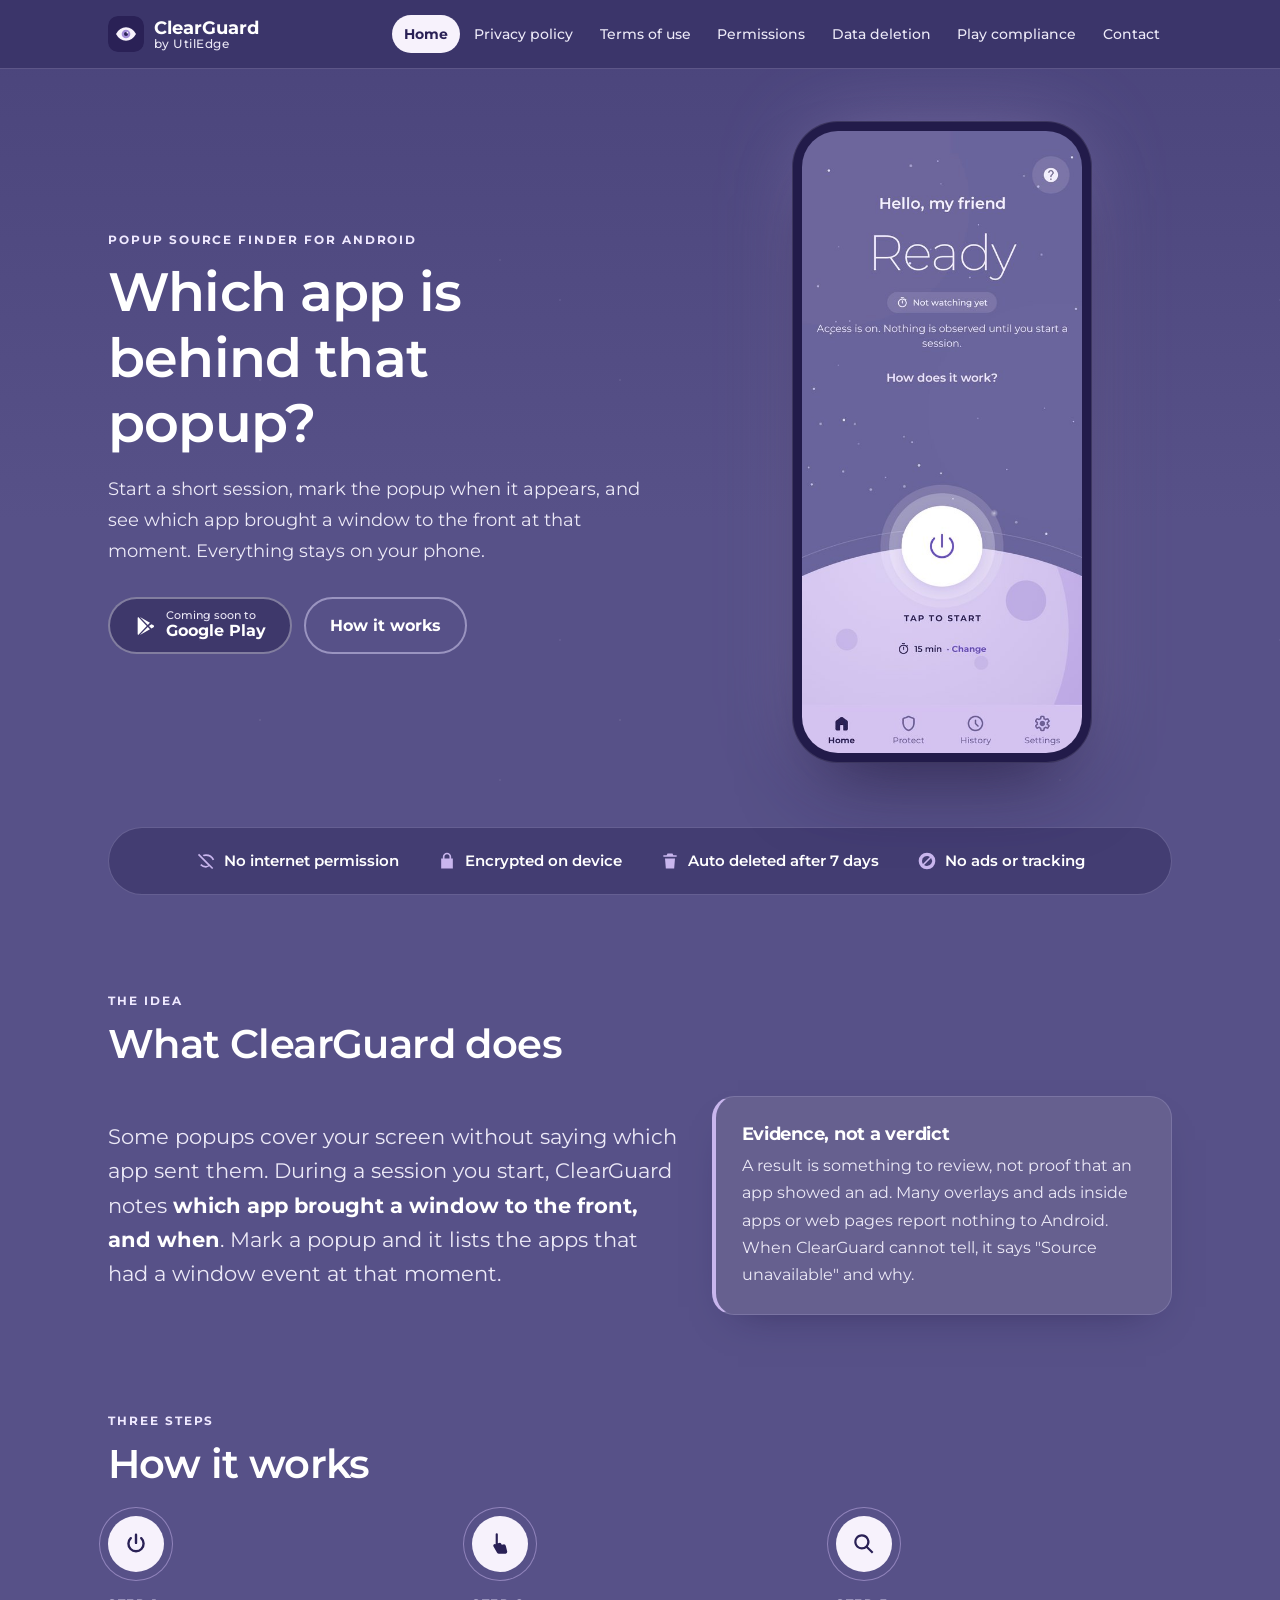
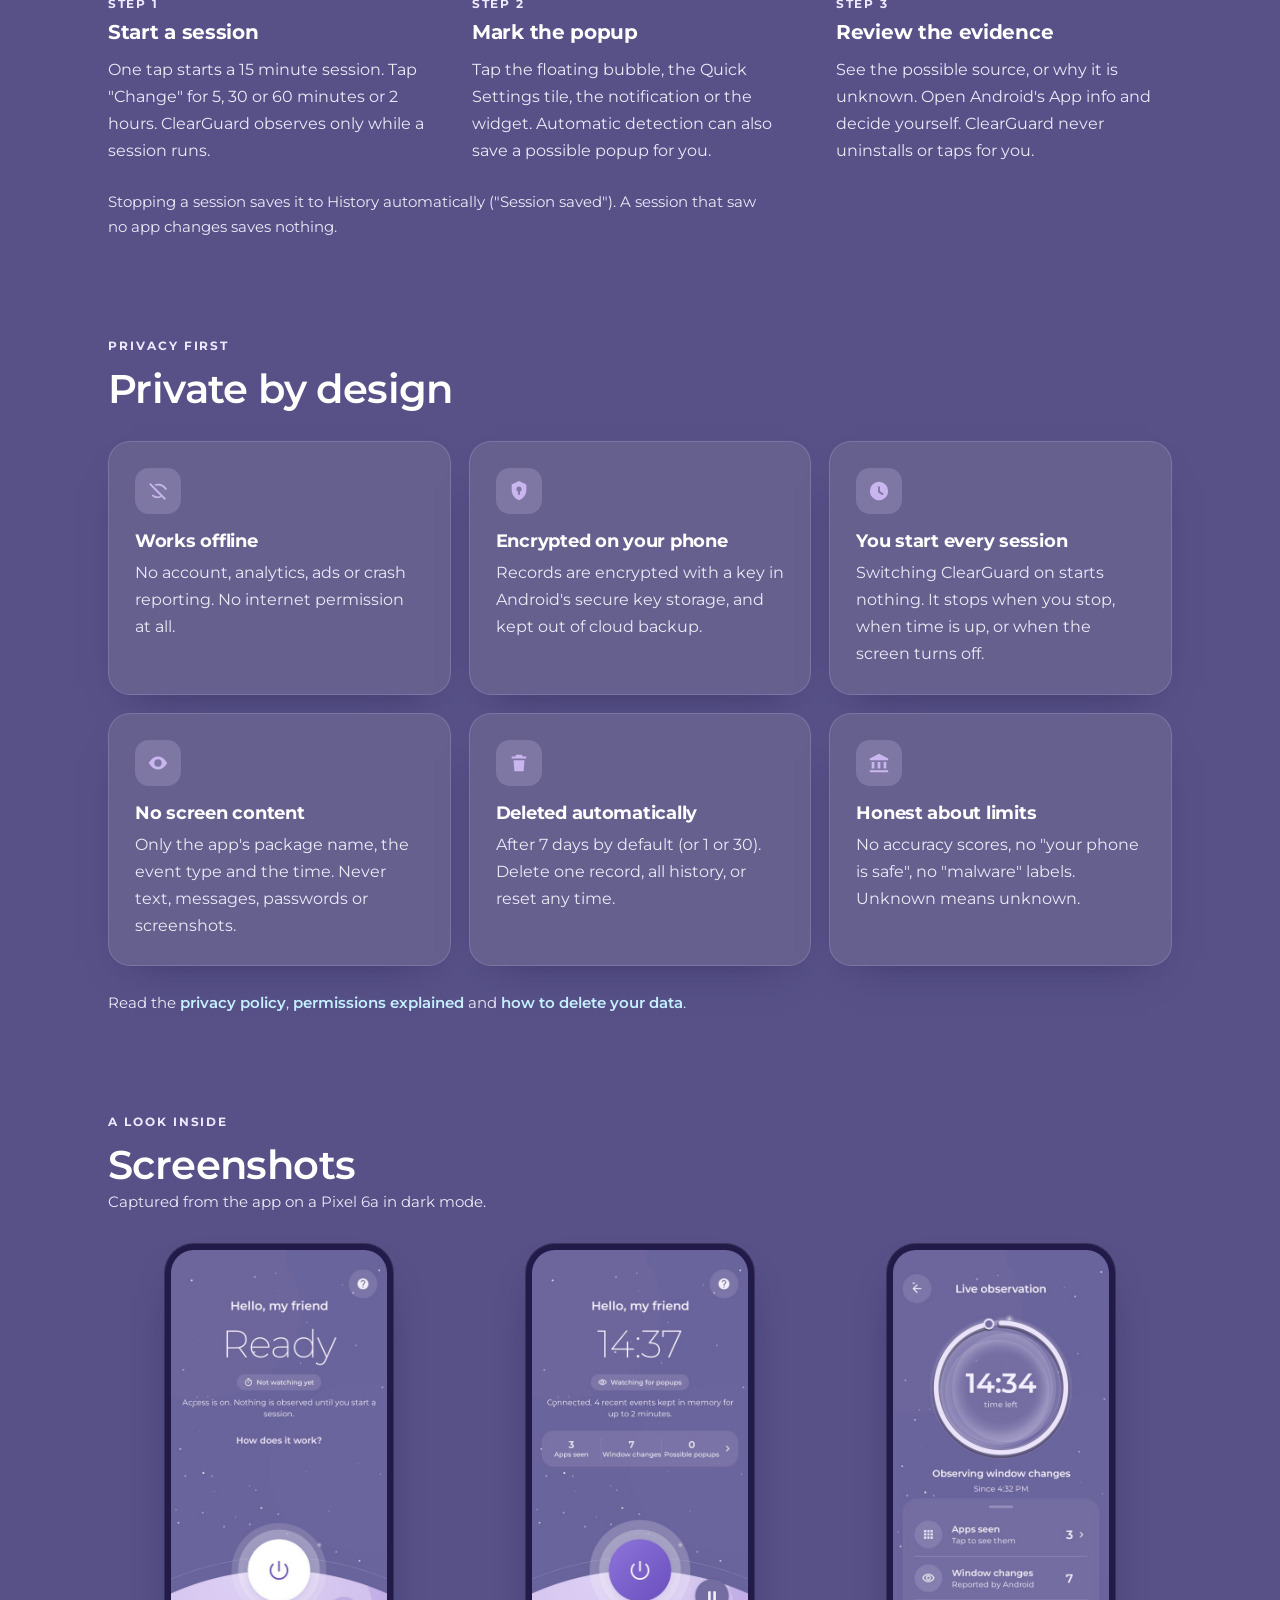
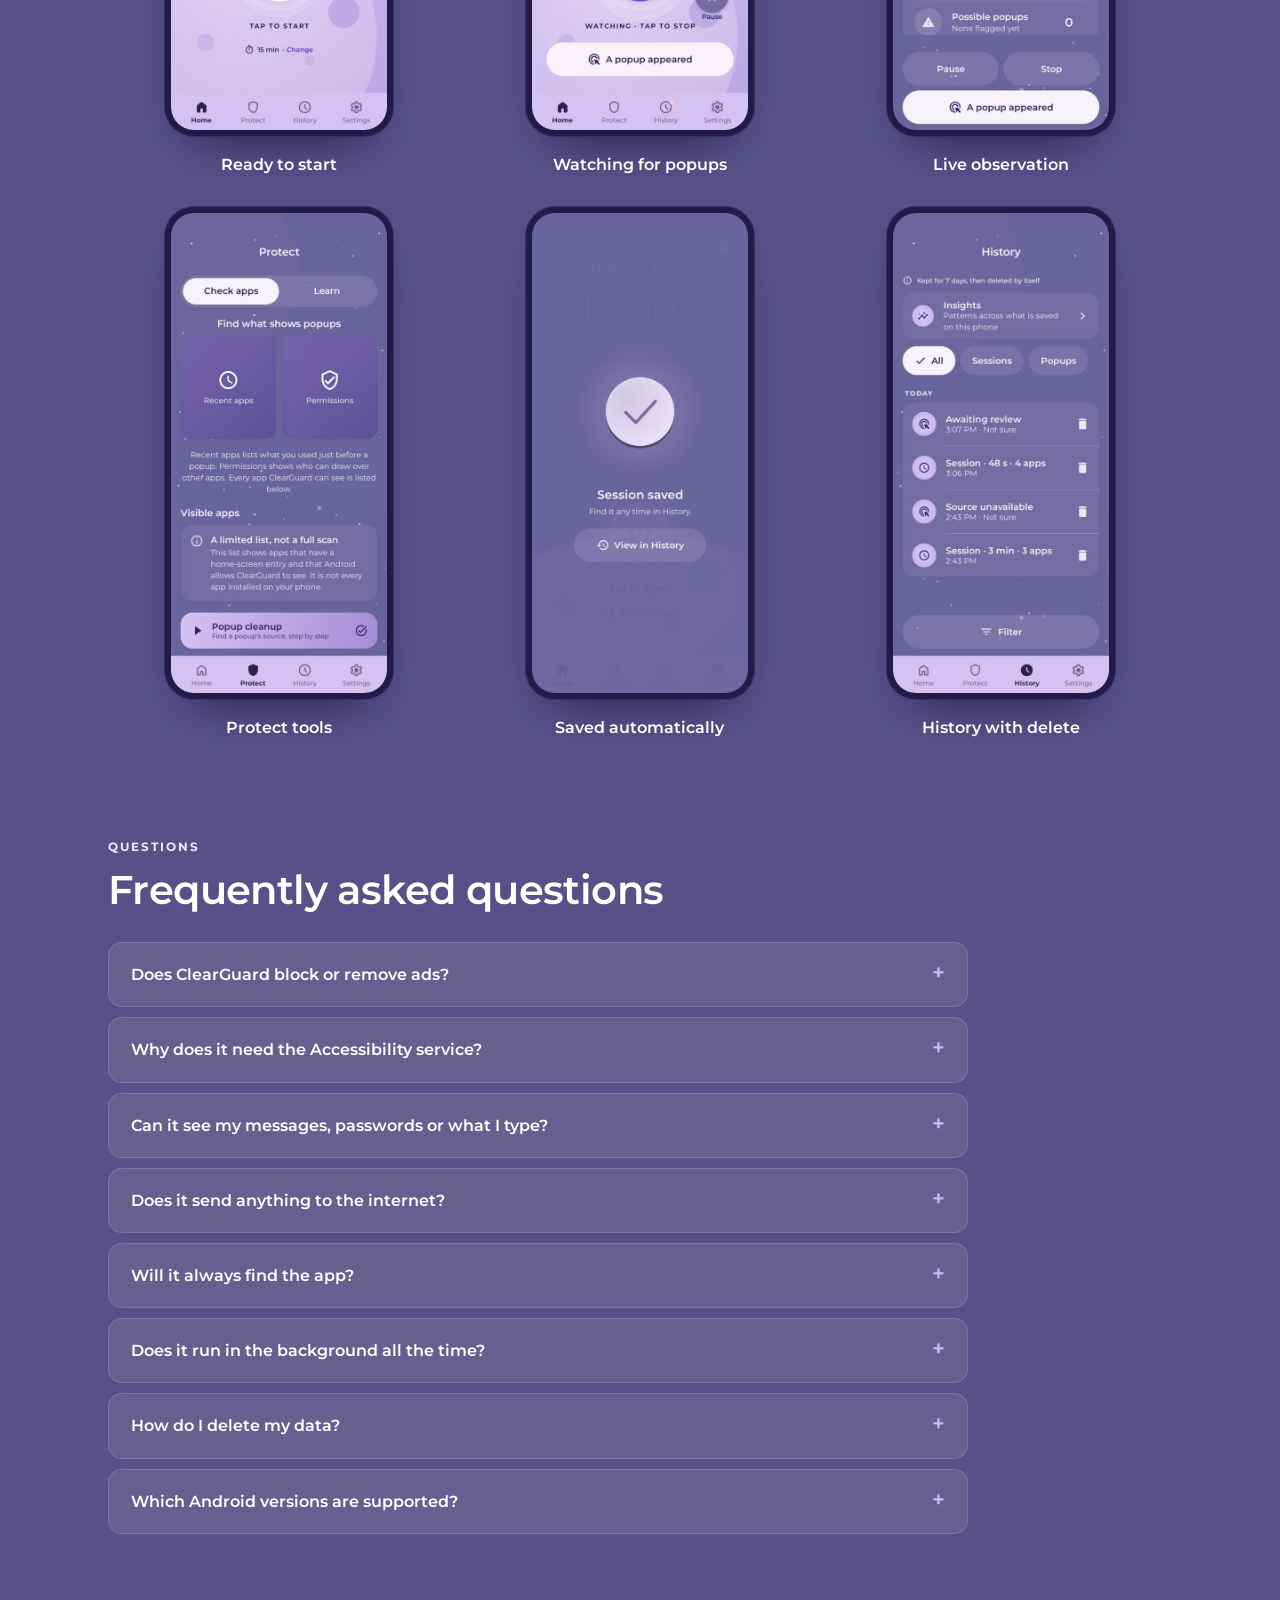
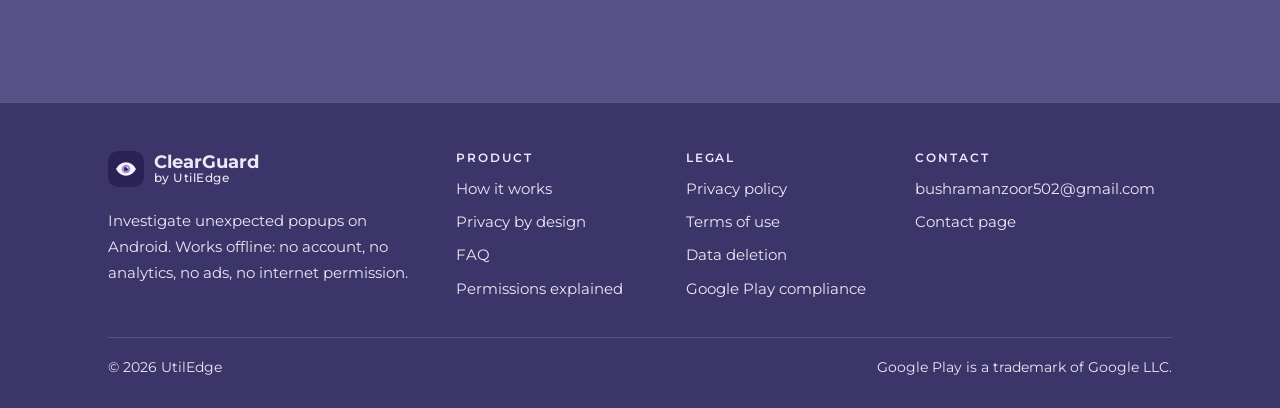
<file: index.html>
<!doctype html>
<html lang="en">
<head>
  <meta charset="utf-8">
  <meta name="viewport" content="width=device-width, initial-scale=1">
  <title>ClearGuard: investigate unexpected popups on Android</title>
  <meta name="description" content="ClearGuard helps you see which app may be behind an unexpected popup on your Android phone. Works offline, keeps evidence on your device, and never acts for you.">
  <meta name="theme-color" content="#4B4577">
  <meta name="color-scheme" content="dark">
  <meta name="referrer" content="no-referrer">
  <meta property="og:title" content="ClearGuard: investigate unexpected popups on Android">
  <meta property="og:description" content="ClearGuard helps you see which app may be behind an unexpected popup on your Android phone. Works offline, keeps evidence on your device, and never acts for you.">
  <meta property="og:type" content="website">
  <link rel="icon" href="assets/img/logo.svg" type="image/svg+xml">
  <link rel="preload" href="assets/fonts/montserrat.ttf" as="font" type="font/ttf" crossorigin>
  <link rel="stylesheet" href="assets/css/style.css">
  <script src="assets/js/site.js"></script>
</head>
<body>
  <a class="skip-link" href="#main">Skip to main content</a>
  <header class="site-header">
    <div class="container header-inner">
      <a class="brand" href="index.html">
        <img src="assets/img/logo.svg" alt="" width="36" height="36">
        <span>ClearGuard<small>by UtilEdge</small></span>
      </a>
      <button class="nav-toggle" type="button" aria-expanded="false" aria-controls="site-nav">Menu</button>
      <nav id="site-nav" class="site-nav" aria-label="Main">
        <ul>
          <li><a href="index.html" aria-current="page">Home</a></li>
          <li><a href="privacy-policy.html">Privacy policy</a></li>
          <li><a href="terms-of-use.html">Terms of use</a></li>
          <li><a href="permissions.html">Permissions</a></li>
          <li><a href="data-deletion.html">Data deletion</a></li>
          <li><a href="play-store-compliance.html">Play compliance</a></li>
          <li><a href="contact.html">Contact</a></li>
        </ul>
      </nav>
    </div>
  </header>

  <main id="main" tabindex="-1">
    <div class="container">
      <section class="hero" aria-labelledby="hero-title">
        <div class="hero-copy">
          <p class="overline">Popup source finder for Android</p>
          <h1 id="hero-title">Which app is behind that popup?</h1>
          <p class="lede">Start a short session, mark the popup when it appears, and see which app brought a window to the front at that moment. Everything stays on your phone.</p>
          <div class="hero-actions">
            <!-- OWNER TODO: when the Play listing is live, replace this <span> with Google's official
                 "Get it on Google Play" badge (https://play.google.com/intl/en_us/badges/) linking to
                 https://play.google.com/store/apps/details?id=com.veriattend.clearguard -->
            <span class="btn btn-soon" role="note">
              <svg viewBox="0 0 24 24" aria-hidden="true"><path fill="currentColor" d="M4.6 2.3 13.9 12l-9.3 9.7c-.4-.2-.6-.6-.6-1.1V3.4c0-.5.2-.9.6-1.1Zm10.4 10.8 2.4 2.5-10.9 6.2 8.5-8.7Zm4-3.1 2.3 1.3c.8.5.8 1.6 0 2l-2.3 1.4-2.7-2.7 2.7-2Zm-12.5-7.8 10.9 6.2-2.4 2.5-8.5-8.7Z"/></svg>
              <span class="stack"><small>Coming soon to</small>Google Play</span>
            </span>
            <a class="btn btn-ghost" href="#how">How it works</a>
          </div>
        </div>

        <div class="phone-wrap">
          <div class="phone">
            <img class="phone-img" src="assets/img/screens/01-home-ready.jpg" width="486" height="1080" fetchpriority="high"
                 alt="ClearGuard's Home screen: a night sky background with the word Ready, a white power button on a lavender planet labelled Tap to start, a 15 min Change option, and a tab bar with Home, Protect, History and Settings.">
          </div>
        </div>
      </section>

      <ul class="trust" aria-label="Privacy at a glance">
        <li><svg viewBox="0 0 24 24" aria-hidden="true"><path fill="currentColor" d="M2.3 4.7 3.7 3.3l17 17-1.4 1.4-3.4-3.4A11 11 0 0 1 12 20a10 10 0 0 1-7-2.8l1.4-1.5A8 8 0 0 0 12 18c1 0 2-.2 2.8-.5L2.3 4.7ZM12 4a11 11 0 0 1 9.9 6.2l-1.8.8A9 9 0 0 0 9.4 6.4L7.9 4.9A11 11 0 0 1 12 4Z"/></svg>No internet permission</li>
        <li><svg viewBox="0 0 24 24" aria-hidden="true"><path fill="currentColor" d="M17 9V7A5 5 0 0 0 7 7v2H5v12h14V9h-2Zm-8-2a3 3 0 0 1 6 0v2H9V7Z"/></svg>Encrypted on device</li>
        <li><svg viewBox="0 0 24 24" aria-hidden="true"><path fill="currentColor" d="M9 3h6l1 2h4v2H4V5h4l1-2Zm-3 6h12l-1 12H7L6 9Z"/></svg>Auto deleted after 7 days</li>
        <li><svg viewBox="0 0 24 24" aria-hidden="true"><path fill="currentColor" d="M12 2a10 10 0 1 0 0 20 10 10 0 0 0 0-20Zm-6 10a6 6 0 0 1 9.5-4.9l-8.4 8.4A6 6 0 0 1 6 12Zm6 6c-1.3 0-2.5-.4-3.5-1.1l8.4-8.4A6 6 0 0 1 12 18Z"/></svg>No ads or tracking</li>
      </ul>

      <section id="what" class="band" aria-labelledby="what-title">
        <div class="section-head">
          <p class="overline">The idea</p>
          <h2 id="what-title">What ClearGuard does</h2>
        </div>
        <div class="split">
          <p class="lede">Some popups cover your screen without saying which app sent them. During a session you start, ClearGuard notes <strong>which app brought a window to the front, and when</strong>. Mark a popup and it lists the apps that had a window event at that moment.</p>
          <div class="card card-note">
            <h3>Evidence, not a verdict</h3>
            <p>A result is something to review, not proof that an app showed an ad. Many overlays and ads inside apps or web pages report nothing to Android. When ClearGuard cannot tell, it says "Source unavailable" and why.</p>
          </div>
        </div>
      </section>

      <section id="how" class="band" aria-labelledby="how-title">
        <div class="section-head">
          <p class="overline">Three steps</p>
          <h2 id="how-title">How it works</h2>
        </div>
        <ol class="timeline">
          <li>
            <span class="tl-icon" aria-hidden="true"><svg viewBox="0 0 24 24"><path fill="none" stroke="currentColor" stroke-width="2.2" stroke-linecap="round" d="M12 3.5v7.5M7.2 6.6a7 7 0 1 0 9.6 0"/></svg></span>
            <span class="tl-num">Step 1</span>
            <h3>Start a session</h3>
            <p>One tap starts a 15 minute session. Tap "Change" for 5, 30 or 60 minutes or 2 hours. ClearGuard observes only while a session runs.</p>
          </li>
          <li>
            <span class="tl-icon" aria-hidden="true"><svg viewBox="0 0 24 24"><path fill="currentColor" d="M9 2a1 1 0 0 1 1 1v8.3l1.2-.3a2 2 0 0 1 2.3 1.4l.1.3 1.4-.3a2 2 0 0 1 2.4 1.5l1.3 5.2A2 2 0 0 1 17.2 21H11a2 2 0 0 1-1.7-1L6 14.3a1.5 1.5 0 0 1 2-2.1V3a1 1 0 0 1 1-1Z"/></svg></span>
            <span class="tl-num">Step 2</span>
            <h3>Mark the popup</h3>
            <p>Tap the floating bubble, the Quick Settings tile, the notification or the widget. Automatic detection can also save a possible popup for you.</p>
          </li>
          <li>
            <span class="tl-icon" aria-hidden="true"><svg viewBox="0 0 24 24"><path fill="currentColor" d="M10 3a7 7 0 0 1 5.6 11.2l5.1 5.1-1.4 1.4-5.1-5.1A7 7 0 1 1 10 3Zm0 2a5 5 0 1 0 0 10 5 5 0 0 0 0-10Z"/></svg></span>
            <span class="tl-num">Step 3</span>
            <h3>Review the evidence</h3>
            <p>See the possible source, or why it is unknown. Open Android's App info and decide yourself. ClearGuard never uninstalls or taps for you.</p>
          </li>
        </ol>
        <p class="note">Stopping a session saves it to History automatically ("Session saved"). A session that saw no app changes saves nothing.</p>
      </section>

      <section id="privacy" class="band" aria-labelledby="privacy-title">
        <div class="section-head">
          <p class="overline">Privacy first</p>
          <h2 id="privacy-title">Private by design</h2>
        </div>
        <div class="grid grid-six">
          <div class="card">
            <div class="icon-dot" aria-hidden="true"><svg viewBox="0 0 24 24"><path fill="currentColor" d="M2.3 4.7 3.7 3.3l17 17-1.4 1.4-3.4-3.4A11 11 0 0 1 12 20a10 10 0 0 1-7-2.8l1.4-1.5A8 8 0 0 0 12 18c1 0 2-.2 2.8-.5L2.3 4.7ZM12 4a11 11 0 0 1 9.9 6.2l-1.8.8A9 9 0 0 0 9.4 6.4L7.9 4.9A11 11 0 0 1 12 4Z"/></svg></div>
            <h3>Works offline</h3>
            <p>No account, analytics, ads or crash reporting. No internet permission at all.</p>
          </div>
          <div class="card">
            <div class="icon-dot" aria-hidden="true"><svg viewBox="0 0 24 24"><path fill="currentColor" d="M12 1 4 5v6c0 5 3.4 9.7 8 11 4.6-1.3 8-6 8-11V5l-8-4Zm0 6a3 3 0 0 1 1 5.8V16h-2v-3.2A3 3 0 0 1 12 7Z"/></svg></div>
            <h3>Encrypted on your phone</h3>
            <p>Records are encrypted with a key in Android's secure key storage, and kept out of cloud backup.</p>
          </div>
          <div class="card">
            <div class="icon-dot" aria-hidden="true"><svg viewBox="0 0 24 24"><path fill="currentColor" d="M12 2a10 10 0 1 0 0 20 10 10 0 0 0 0-20Zm1 5v5.4l4 2.4-1 1.7-5-3V7h2Z"/></svg></div>
            <h3>You start every session</h3>
            <p>Switching ClearGuard on starts nothing. It stops when you stop, when time is up, or when the screen turns off.</p>
          </div>
          <div class="card">
            <div class="icon-dot" aria-hidden="true"><svg viewBox="0 0 24 24"><path fill="currentColor" d="M2 12s3.6-7 10-7 10 7 10 7-3.6 7-10 7S2 12 2 12Zm10 4a4 4 0 1 0 0-8 4 4 0 0 0 0 8Z"/></svg></div>
            <h3>No screen content</h3>
            <p>Only the app's package name, the event type and the time. Never text, messages, passwords or screenshots.</p>
          </div>
          <div class="card">
            <div class="icon-dot" aria-hidden="true"><svg viewBox="0 0 24 24"><path fill="currentColor" d="M9 3h6l1 2h4v2H4V5h4l1-2Zm-3 6h12l-1 12H7L6 9Z"/></svg></div>
            <h3>Deleted automatically</h3>
            <p>After 7 days by default (or 1 or 30). Delete one record, all history, or reset any time.</p>
          </div>
          <div class="card">
            <div class="icon-dot" aria-hidden="true"><svg viewBox="0 0 24 24"><path fill="currentColor" d="M12 2 2 7v2h20V7L12 2ZM4 11v7h3v-7H4Zm6.5 0v7h3v-7h-3ZM17 11v7h3v-7h-3ZM2 20v2h20v-2H2Z"/></svg></div>
            <h3>Honest about limits</h3>
            <p>No accuracy scores, no "your phone is safe", no "malware" labels. Unknown means unknown.</p>
          </div>
        </div>
        <p class="note">Read the <a href="privacy-policy.html">privacy policy</a>, <a href="permissions.html">permissions explained</a> and <a href="data-deletion.html">how to delete your data</a>.</p>
      </section>

      <section id="screens" class="band" aria-labelledby="screens-title">
        <div class="section-head">
          <p class="overline">A look inside</p>
          <h2 id="screens-title">Screenshots</h2>
          <p class="meta">Captured from the app on a Pixel 6a in dark mode.</p>
        </div>
        <div class="shots">
          <figure class="shot"><div class="shot-frame"><img src="assets/img/screens/01-home-ready.jpg" width="486" height="1080" loading="lazy" decoding="async" alt="Home screen ready to start: big Ready text, white power button with Tap to start, and 15 min Change."></div><figcaption>Ready to start</figcaption></figure>
          <figure class="shot"><div class="shot-frame"><img src="assets/img/screens/02-home-watching.jpg" width="486" height="1080" loading="lazy" decoding="async" alt="Home during a session: a 14:37 countdown, Watching for popups, totals of 3 apps seen, 7 window changes and 0 possible popups, with Pause and A popup appeared buttons."></div><figcaption>Watching for popups</figcaption></figure>
          <figure class="shot"><div class="shot-frame"><img src="assets/img/screens/03-live.jpg" width="486" height="1080" loading="lazy" decoding="async" alt="Live observation screen: a 14:34 timer ring with 3 apps seen, 7 window changes and no possible popups flagged yet, with Pause, Stop and A popup appeared buttons."></div><figcaption>Live observation</figcaption></figure>
          <figure class="shot"><div class="shot-frame"><img src="assets/img/screens/04-protect.jpg" width="486" height="1080" loading="lazy" decoding="async" alt="Protect tab: Check apps and Learn switch, tiles for Recent apps and Permissions, a Visible apps list below them, and a Popup cleanup bar."></div><figcaption>Protect tools</figcaption></figure>
          <figure class="shot"><div class="shot-frame"><img src="assets/img/screens/05-saved.jpg" width="486" height="1080" loading="lazy" decoding="async" alt="Session saved confirmation with a View in History button."></div><figcaption>Saved automatically</figcaption></figure>
          <figure class="shot"><div class="shot-frame"><img src="assets/img/screens/06-history.jpg" width="486" height="1080" loading="lazy" decoding="async" alt="History timeline for Today, kept for 7 days, with a bin button on each saved session or popup."></div><figcaption>History with delete</figcaption></figure>
        </div>
      </section>

      <section id="faq" class="faq band" aria-labelledby="faq-title">
        <div class="section-head">
          <p class="overline">Questions</p>
          <h2 id="faq-title">Frequently asked questions</h2>
        </div>
        <details>
          <summary>Does ClearGuard block or remove ads?</summary>
          <div class="answer"><p>No. ClearGuard does not block ads, change other apps, or uninstall anything. It shows you which app may be behind a popup and opens Android's App info screen for an app you choose. There you decide whether to uninstall, disable, or change its permissions, and Android asks you to confirm.</p></div>
        </details>
        <details>
          <summary>Why does it need the Accessibility service?</summary>
          <div class="answer"><p>Android only tells an app which other app brought a window to the front through the Accessibility service. ClearGuard asks for the narrowest form: window change events only, with no access to window content, no gestures and no screenshots. It is not an accessibility tool for people with disabilities. You see a separate explanation and agree to it before ClearGuard asks Android for anything. See <a href="permissions.html#accessibility">permissions explained</a>.</p></div>
        </details>
        <details>
          <summary>Can it see my messages, passwords or what I type?</summary>
          <div class="answer"><p>No. ClearGuard's Accessibility settings turn off window content access, so Android does not give it screen text. It only receives three things about each window change event: the app's package name, the event type and the time.</p></div>
        </details>
        <details>
          <summary>Does it send anything to the internet?</summary>
          <div class="answer"><p>No. ClearGuard has no internet permission, no account, no analytics, no advertising and no crash reporting. If you choose "Save report", the file goes only where you pick in Android's file picker.</p></div>
        </details>
        <details>
          <summary>Will it always find the app?</summary>
          <div class="answer"><p>No, and it will tell you so. Full screen popups that open as their own window often report an app. Ads inside an app or a web page usually belong to the app you are using, and many overlays drawn on top of other apps report nothing. ClearGuard also cannot see popups from before a session started. For website notifications and lock screen ads, the in app Guides explain other steps.</p></div>
        </details>
        <details>
          <summary>Does it run in the background all the time?</summary>
          <div class="answer"><p>No. Nothing is observed outside a session you start, and a session lasts at most 2 hours. Turning the screen off interrupts it. An optional reminder (off by default) can nudge you to start a session, but it never starts one by itself.</p></div>
        </details>
        <details>
          <summary>How do I delete my data?</summary>
          <div class="answer"><p>In History, tap a record's bin button and confirm (you then get 5 seconds to Undo), or open it and tap Delete. You can also use Settings → Delete all history, or Settings → Reset ClearGuard. Records also delete themselves after the period you choose, and uninstalling removes everything. There is no account and nothing on our side to delete. See <a href="data-deletion.html">data deletion</a>.</p></div>
        </details>
        <details>
          <summary>Which Android versions are supported?</summary>
          <div class="answer"><p>Android 8.0 (API level 26) and newer.</p></div>
        </details>
      </section>
    </div>
  </main>

  <footer class="site-footer">
    <div class="container">
      <div class="footer-grid">
        <div class="footer-brand">
          <a class="brand" href="index.html"><img src="assets/img/logo.svg" alt="" width="36" height="36"><span>ClearGuard<small>by UtilEdge</small></span></a>
          <p>Investigate unexpected popups on Android. Works offline: no account, no analytics, no ads, no internet permission.</p>
        </div>
        <nav aria-label="Product">
          <h2>Product</h2>
          <ul>
            <li><a href="index.html#how">How it works</a></li>
            <li><a href="index.html#privacy">Privacy by design</a></li>
            <li><a href="index.html#faq">FAQ</a></li>
            <li><a href="permissions.html">Permissions explained</a></li>
          </ul>
        </nav>
        <nav aria-label="Legal">
          <h2>Legal</h2>
          <ul>
            <li><a href="privacy-policy.html">Privacy policy</a></li>
            <li><a href="terms-of-use.html">Terms of use</a></li>
            <li><a href="data-deletion.html">Data deletion</a></li>
            <li><a href="play-store-compliance.html">Google Play compliance</a></li>
          </ul>
        </nav>
        <div>
          <h2>Contact</h2>
          <ul>
            <li><a href="mailto:bushramanzoor502@gmail.com">bushramanzoor502@gmail.com</a></li>
            <li><a href="contact.html">Contact page</a></li>
          </ul>
        </div>
      </div>
      <div class="footer-bottom">
        <span>&copy; 2026 UtilEdge</span>
        <span>Google Play is a trademark of Google LLC.</span>
      </div>
    </div>
  </footer>
</body>
</html>
</file>
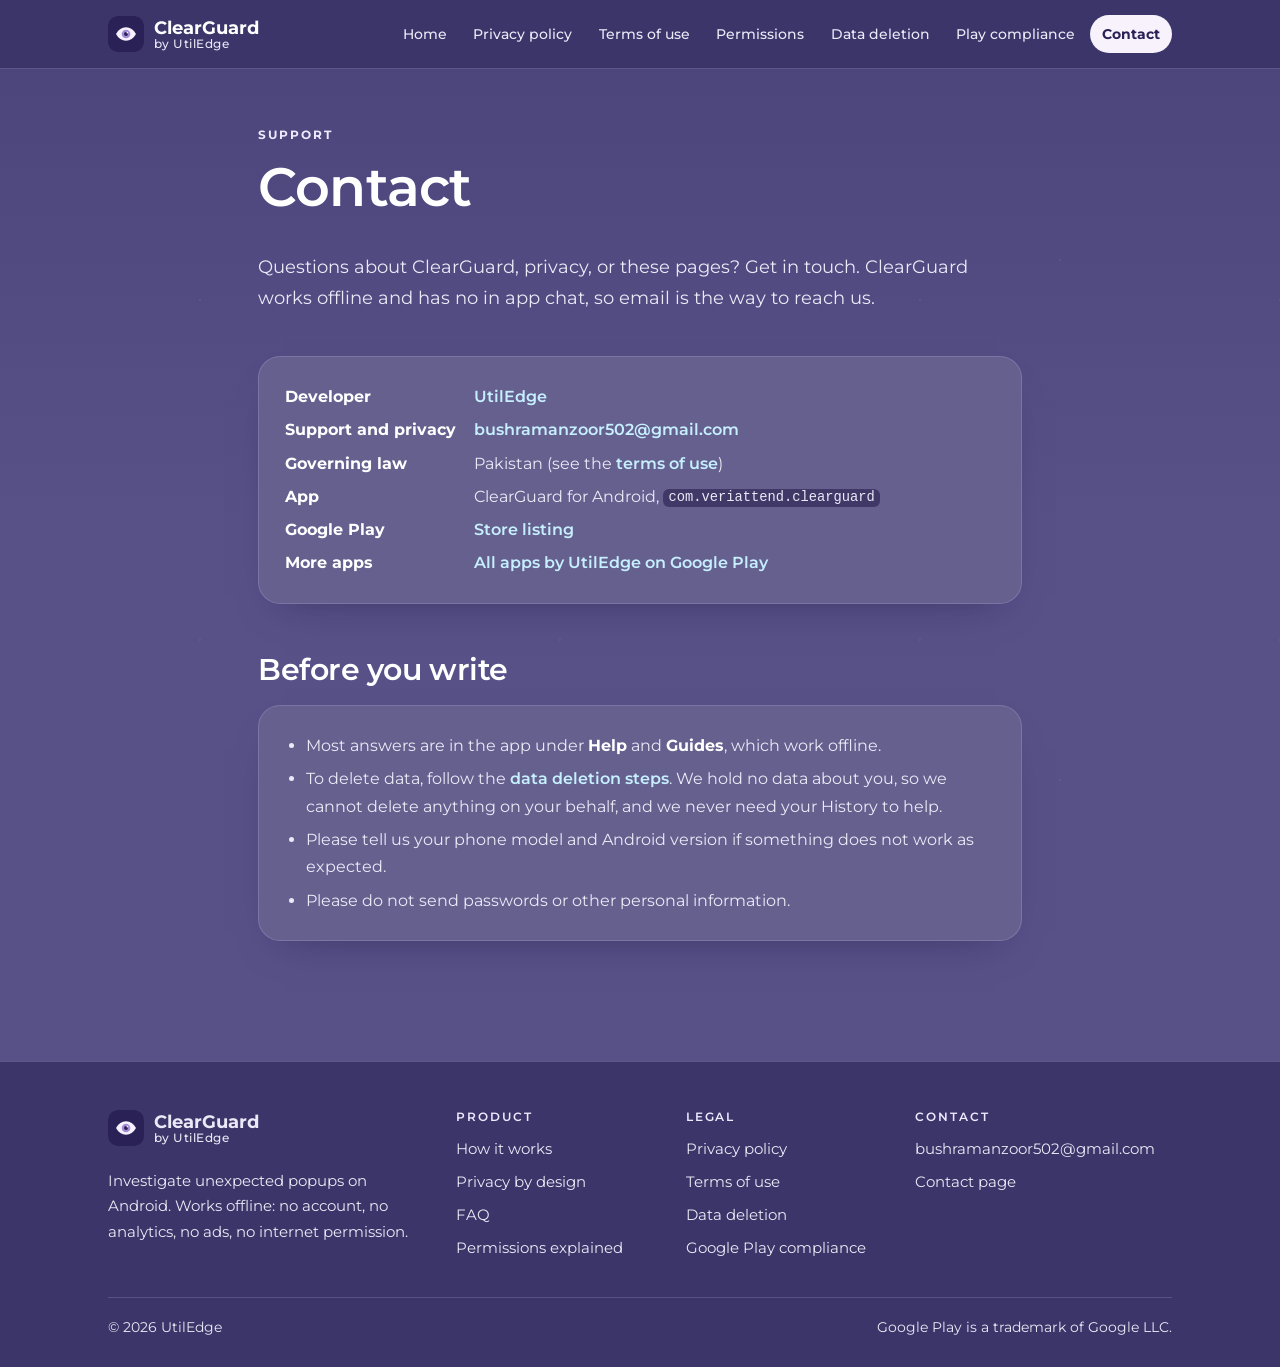
<file: contact.html>
<!doctype html>
<html lang="en">
<head>
  <meta charset="utf-8">
  <meta name="viewport" content="width=device-width, initial-scale=1">
  <title>Contact | ClearGuard</title>
  <meta name="description" content="Contact UtilEdge about the ClearGuard Android app, privacy questions, or support.">
  <meta name="theme-color" content="#4B4577">
  <meta name="color-scheme" content="dark">
  <meta name="referrer" content="no-referrer">
  <meta property="og:title" content="Contact | ClearGuard">
  <meta property="og:description" content="Contact UtilEdge about the ClearGuard Android app, privacy questions, or support.">
  <meta property="og:type" content="website">
  <link rel="icon" href="assets/img/logo.svg" type="image/svg+xml">
  <link rel="preload" href="assets/fonts/montserrat.ttf" as="font" type="font/ttf" crossorigin>
  <link rel="stylesheet" href="assets/css/style.css">
  <script src="assets/js/site.js"></script>
</head>
<body>
  <a class="skip-link" href="#main">Skip to main content</a>
  <header class="site-header">
    <div class="container header-inner">
      <a class="brand" href="index.html">
        <img src="assets/img/logo.svg" alt="" width="36" height="36">
        <span>ClearGuard<small>by UtilEdge</small></span>
      </a>
      <button class="nav-toggle" type="button" aria-expanded="false" aria-controls="site-nav">Menu</button>
      <nav id="site-nav" class="site-nav" aria-label="Main">
        <ul>
          <li><a href="index.html">Home</a></li>
          <li><a href="privacy-policy.html">Privacy policy</a></li>
          <li><a href="terms-of-use.html">Terms of use</a></li>
          <li><a href="permissions.html">Permissions</a></li>
          <li><a href="data-deletion.html">Data deletion</a></li>
          <li><a href="play-store-compliance.html">Play compliance</a></li>
          <li><a href="contact.html" aria-current="page">Contact</a></li>
        </ul>
      </nav>
    </div>
  </header>

  <main id="main" tabindex="-1">
    <div class="container prose">
      <header class="page-head">
        <span class="eyebrow">Support</span>
        <h1>Contact</h1>
        <p class="lede">Questions about ClearGuard, privacy, or these pages? Get in touch. ClearGuard works offline and has no in app chat, so email is the way to reach us.</p>
      </header>

      <section aria-labelledby="h-details">
        <h2 id="h-details" class="visually-hidden">Contact details</h2>
        <div class="card">
          <dl class="facts">
            <dt>Developer</dt><dd><a href="https://play.google.com/store/apps/developer?id=UtilEdge" rel="noopener">UtilEdge</a></dd>
            <dt>Support and privacy</dt><dd><a href="mailto:bushramanzoor502@gmail.com">bushramanzoor502@gmail.com</a></dd>
            <dt>Governing law</dt><dd>Pakistan (see the <a href="terms-of-use.html">terms of use</a>)</dd>
            <dt>App</dt><dd>ClearGuard for Android, <code>com.veriattend.clearguard</code></dd>
            <dt>Google Play</dt><dd><a href="https://play.google.com/store/apps/details?id=com.veriattend.clearguard">Store listing</a></dd>
            <dt>More apps</dt><dd><a href="https://play.google.com/store/apps/developer?id=UtilEdge" rel="noopener">All apps by UtilEdge on Google Play</a></dd>
          </dl>
        </div>
      </section>

      <section aria-labelledby="h-help">
        <h2 id="h-help">Before you write</h2>
        <div class="card">
          <ul>
            <li>Most answers are in the app under <strong>Help</strong> and <strong>Guides</strong>, which work offline.</li>
            <li>To delete data, follow the <a href="data-deletion.html">data deletion steps</a>. We hold no data about you, so we cannot delete anything on your behalf, and we never need your History to help.</li>
            <li>Please tell us your phone model and Android version if something does not work as expected.</li>
            <li>Please do not send passwords or other personal information.</li>
          </ul>
        </div>
      </section>
    </div>
  </main>

  <footer class="site-footer">
    <div class="container">
      <div class="footer-grid">
        <div class="footer-brand">
          <a class="brand" href="index.html"><img src="assets/img/logo.svg" alt="" width="36" height="36"><span>ClearGuard<small>by UtilEdge</small></span></a>
          <p>Investigate unexpected popups on Android. Works offline: no account, no analytics, no ads, no internet permission.</p>
        </div>
        <nav aria-label="Product">
          <h2>Product</h2>
          <ul>
            <li><a href="index.html#how">How it works</a></li>
            <li><a href="index.html#privacy">Privacy by design</a></li>
            <li><a href="index.html#faq">FAQ</a></li>
            <li><a href="permissions.html">Permissions explained</a></li>
          </ul>
        </nav>
        <nav aria-label="Legal">
          <h2>Legal</h2>
          <ul>
            <li><a href="privacy-policy.html">Privacy policy</a></li>
            <li><a href="terms-of-use.html">Terms of use</a></li>
            <li><a href="data-deletion.html">Data deletion</a></li>
            <li><a href="play-store-compliance.html">Google Play compliance</a></li>
          </ul>
        </nav>
        <div>
          <h2>Contact</h2>
          <ul>
            <li><a href="mailto:bushramanzoor502@gmail.com">bushramanzoor502@gmail.com</a></li>
            <li><a href="contact.html">Contact page</a></li>
          </ul>
        </div>
      </div>
      <div class="footer-bottom">
        <span>&copy; 2026 UtilEdge</span>
        <span>Google Play is a trademark of Google LLC.</span>
      </div>
    </div>
  </footer>
</body>
</html>
</file>
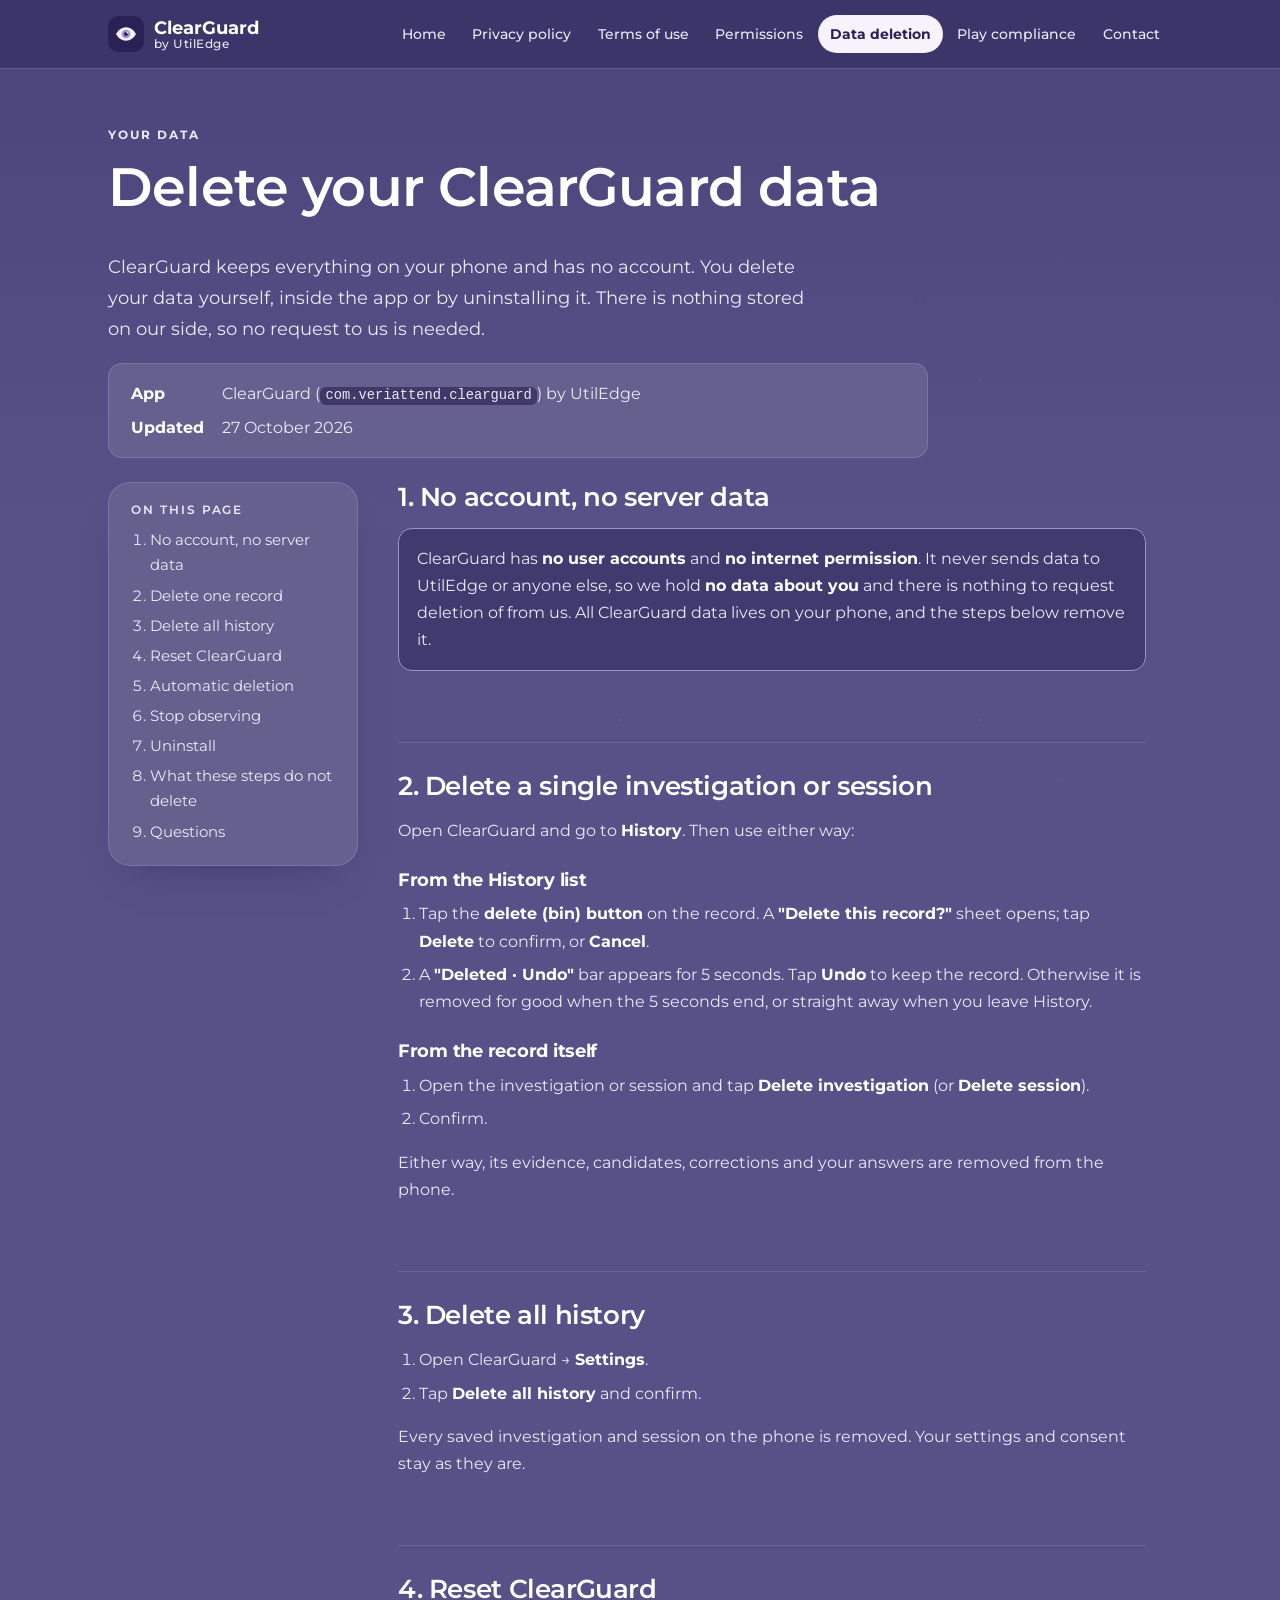
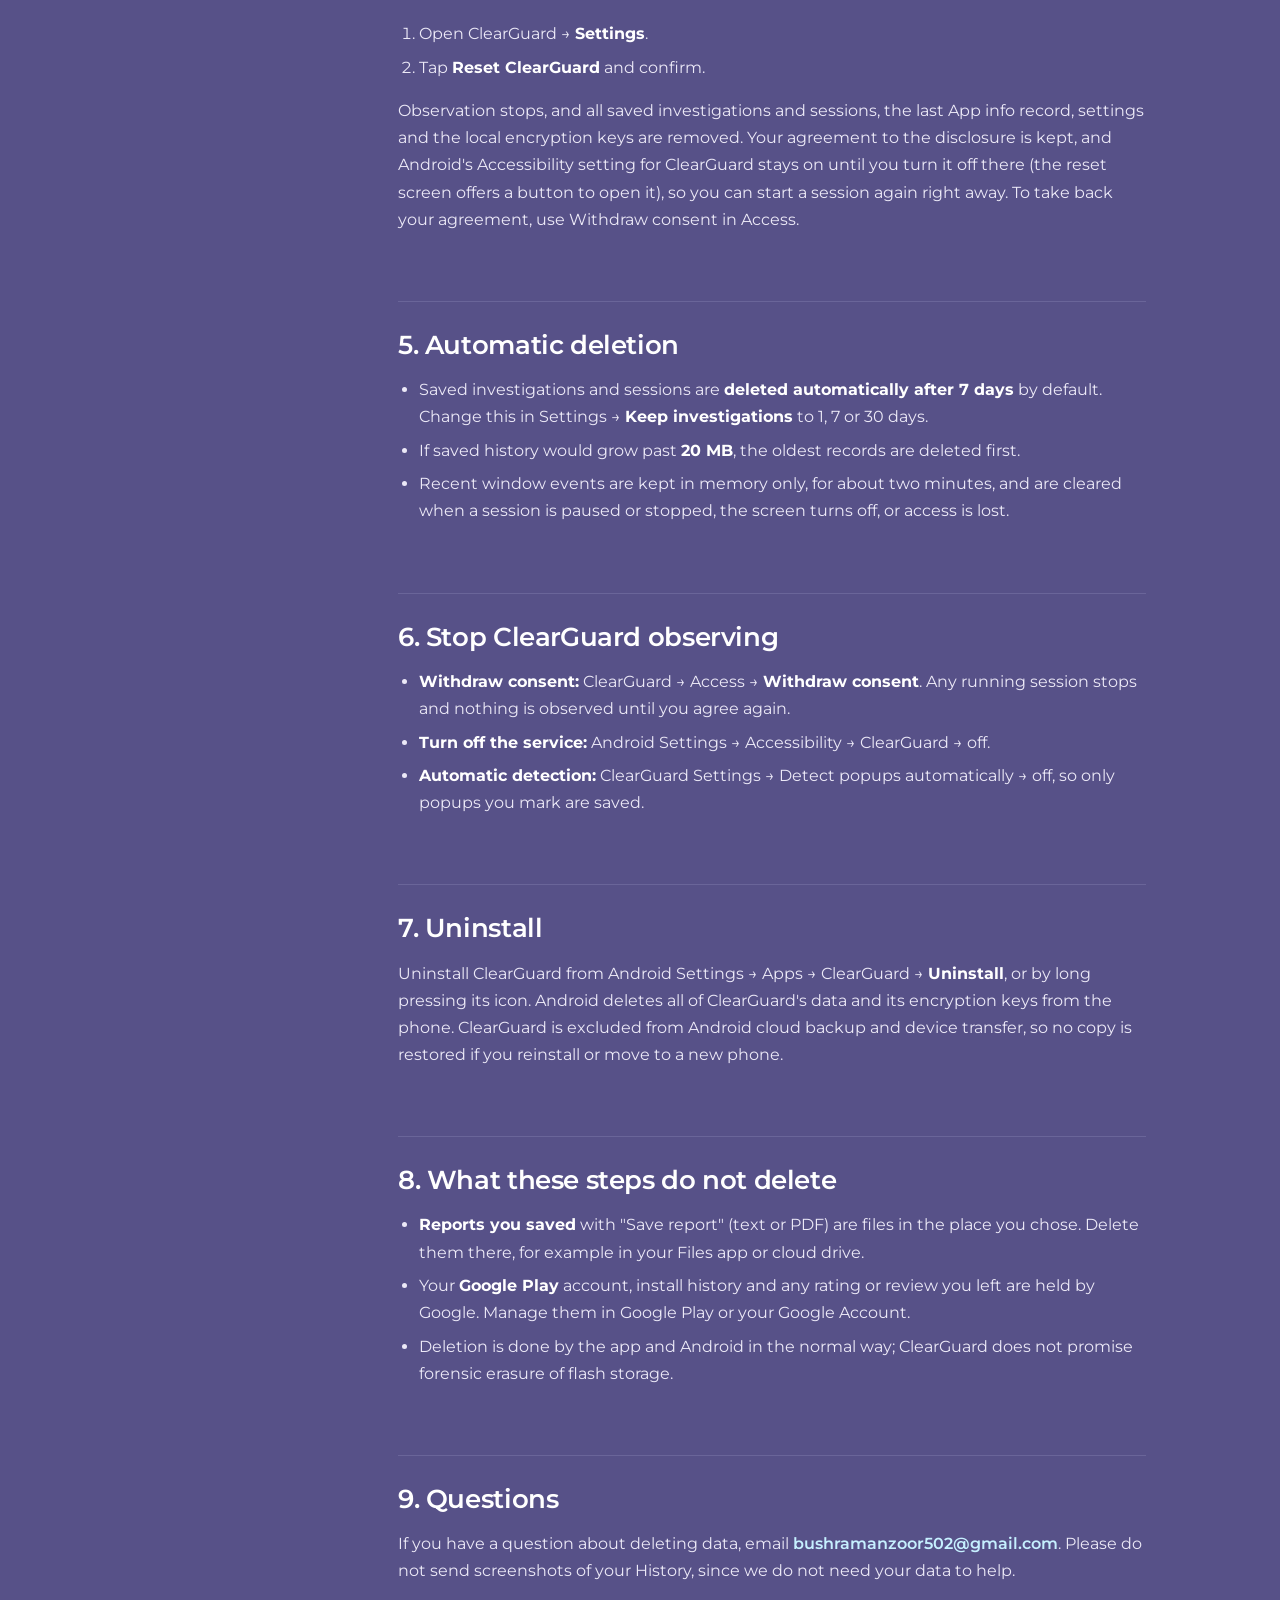
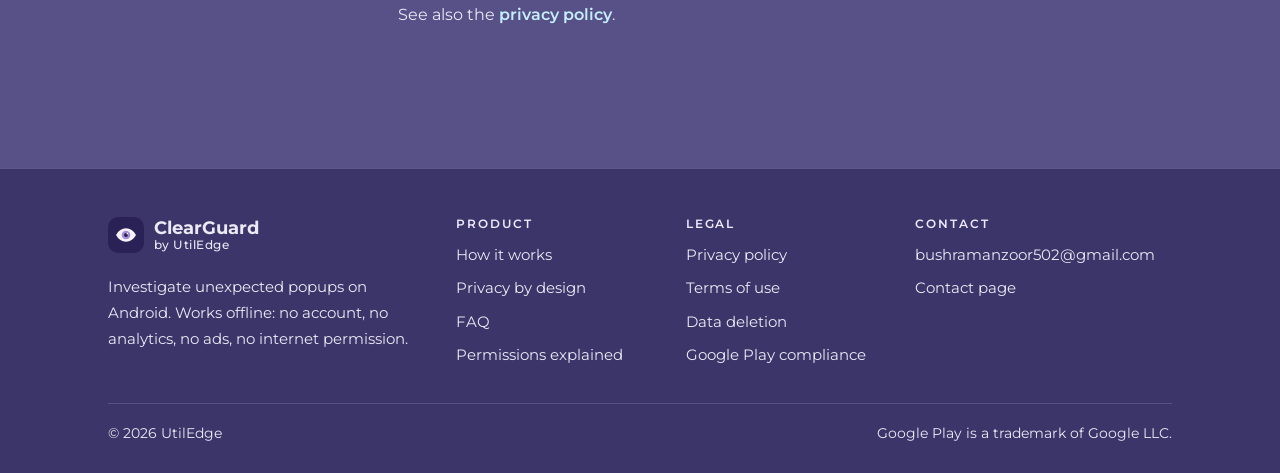
<file: data-deletion.html>
<!doctype html>
<html lang="en">
<head>
  <meta charset="utf-8">
  <meta name="viewport" content="width=device-width, initial-scale=1">
  <title>Delete your data | ClearGuard</title>
  <meta name="description" content="How to delete ClearGuard data: single records, all history, reset, automatic deletion, and uninstall. ClearGuard has no account or server data.">
  <meta name="theme-color" content="#4B4577">
  <meta name="color-scheme" content="dark">
  <meta name="referrer" content="no-referrer">
  <meta property="og:title" content="Delete your data | ClearGuard">
  <meta property="og:description" content="How to delete ClearGuard data: single records, all history, reset, automatic deletion, and uninstall. ClearGuard has no account or server data.">
  <meta property="og:type" content="website">
  <link rel="icon" href="assets/img/logo.svg" type="image/svg+xml">
  <link rel="preload" href="assets/fonts/montserrat.ttf" as="font" type="font/ttf" crossorigin>
  <link rel="stylesheet" href="assets/css/style.css">
  <script src="assets/js/site.js"></script>
</head>
<body>
  <a class="skip-link" href="#main">Skip to main content</a>
  <header class="site-header">
    <div class="container header-inner">
      <a class="brand" href="index.html">
        <img src="assets/img/logo.svg" alt="" width="36" height="36">
        <span>ClearGuard<small>by UtilEdge</small></span>
      </a>
      <button class="nav-toggle" type="button" aria-expanded="false" aria-controls="site-nav">Menu</button>
      <nav id="site-nav" class="site-nav" aria-label="Main">
        <ul>
          <li><a href="index.html">Home</a></li>
          <li><a href="privacy-policy.html">Privacy policy</a></li>
          <li><a href="terms-of-use.html">Terms of use</a></li>
          <li><a href="permissions.html">Permissions</a></li>
          <li><a href="data-deletion.html" aria-current="page">Data deletion</a></li>
          <li><a href="play-store-compliance.html">Play compliance</a></li>
          <li><a href="contact.html">Contact</a></li>
        </ul>
      </nav>
    </div>
  </header>

  <main id="main" tabindex="-1">
    <div class="container">
      <header class="page-head">
        <span class="eyebrow">Your data</span>
        <h1>Delete your ClearGuard data</h1>
        <p class="lede">ClearGuard keeps everything on your phone and has no account. You delete your data yourself, inside the app or by uninstalling it. There is nothing stored on our side, so no request to us is needed.</p>
        <dl class="facts doc-card" aria-label="Document details">
          <dt>App</dt><dd>ClearGuard (<code>com.veriattend.clearguard</code>) by UtilEdge</dd>
          <dt>Updated</dt><dd><time datetime="2026-10-27">27 October 2026</time></dd>
        </dl>
      </header>

      <div class="legal">
        <nav class="toc card" aria-label="Data deletion contents">
          <h2>On this page</h2>
          <ol>
            <li><a href="#no-account">No account, no server data</a></li>
            <li><a href="#one">Delete one record</a></li>
            <li><a href="#all">Delete all history</a></li>
            <li><a href="#reset">Reset ClearGuard</a></li>
            <li><a href="#automatic">Automatic deletion</a></li>
            <li><a href="#stop">Stop observing</a></li>
            <li><a href="#uninstall">Uninstall</a></li>
            <li><a href="#what-stays">What these steps do not delete</a></li>
            <li><a href="#questions">Questions</a></li>
          </ol>
        </nav>

        <div class="legal-body">
          <section id="no-account" aria-labelledby="h-noacc">
            <h2 id="h-noacc">1. No account, no server data</h2>
            <div class="callout">
              <p>ClearGuard has <strong>no user accounts</strong> and <strong>no internet permission</strong>. It never sends data to UtilEdge or anyone else, so we hold <strong>no data about you</strong> and there is nothing to request deletion of from us. All ClearGuard data lives on your phone, and the steps below remove it.</p>
            </div>
          </section>

          <section id="one" aria-labelledby="h-one">
            <h2 id="h-one">2. Delete a single investigation or session</h2>
            <p>Open ClearGuard and go to <strong>History</strong>. Then use either way:</p>
            <h3>From the History list</h3>
            <ol>
              <li>Tap the <strong>delete (bin) button</strong> on the record. A <strong>"Delete this record?"</strong> sheet opens; tap <strong>Delete</strong> to confirm, or <strong>Cancel</strong>.</li>
              <li>A <strong>"Deleted · Undo"</strong> bar appears for 5 seconds. Tap <strong>Undo</strong> to keep the record. Otherwise it is removed for good when the 5 seconds end, or straight away when you leave History.</li>
            </ol>
            <h3>From the record itself</h3>
            <ol>
              <li>Open the investigation or session and tap <strong>Delete investigation</strong> (or <strong>Delete session</strong>).</li>
              <li>Confirm.</li>
            </ol>
            <p>Either way, its evidence, candidates, corrections and your answers are removed from the phone.</p>
          </section>

          <section id="all" aria-labelledby="h-all">
            <h2 id="h-all">3. Delete all history</h2>
            <ol>
              <li>Open ClearGuard → <strong>Settings</strong>.</li>
              <li>Tap <strong>Delete all history</strong> and confirm.</li>
            </ol>
            <p>Every saved investigation and session on the phone is removed. Your settings and consent stay as they are.</p>
          </section>

          <section id="reset" aria-labelledby="h-reset">
            <h2 id="h-reset">4. Reset ClearGuard</h2>
            <ol>
              <li>Open ClearGuard → <strong>Settings</strong>.</li>
              <li>Tap <strong>Reset ClearGuard</strong> and confirm.</li>
            </ol>
            <p>Observation stops, and all saved investigations and sessions, the last App info record, settings and the local encryption keys are removed. Your agreement to the disclosure is kept, and Android's Accessibility setting for ClearGuard stays on until you turn it off there (the reset screen offers a button to open it), so you can start a session again right away. To take back your agreement, use Withdraw consent in Access.</p>
          </section>

          <section id="automatic" aria-labelledby="h-auto">
            <h2 id="h-auto">5. Automatic deletion</h2>
            <ul>
              <li>Saved investigations and sessions are <strong>deleted automatically after 7 days</strong> by default. Change this in Settings → <strong>Keep investigations</strong> to 1, 7 or 30 days.</li>
              <li>If saved history would grow past <strong>20 MB</strong>, the oldest records are deleted first.</li>
              <li>Recent window events are kept in memory only, for about two minutes, and are cleared when a session is paused or stopped, the screen turns off, or access is lost.</li>
            </ul>
          </section>

          <section id="stop" aria-labelledby="h-stop">
            <h2 id="h-stop">6. Stop ClearGuard observing</h2>
            <ul>
              <li><strong>Withdraw consent:</strong> ClearGuard → Access → <strong>Withdraw consent</strong>. Any running session stops and nothing is observed until you agree again.</li>
              <li><strong>Turn off the service:</strong> Android Settings → Accessibility → ClearGuard → off.</li>
              <li><strong>Automatic detection:</strong> ClearGuard Settings → Detect popups automatically → off, so only popups you mark are saved.</li>
            </ul>
          </section>

          <section id="uninstall" aria-labelledby="h-uninstall">
            <h2 id="h-uninstall">7. Uninstall</h2>
            <p>Uninstall ClearGuard from Android Settings → Apps → ClearGuard → <strong>Uninstall</strong>, or by long pressing its icon. Android deletes all of ClearGuard's data and its encryption keys from the phone. ClearGuard is excluded from Android cloud backup and device transfer, so no copy is restored if you reinstall or move to a new phone.</p>
          </section>

          <section id="what-stays" aria-labelledby="h-stays">
            <h2 id="h-stays">8. What these steps do not delete</h2>
            <ul>
              <li><strong>Reports you saved</strong> with "Save report" (text or PDF) are files in the place you chose. Delete them there, for example in your Files app or cloud drive.</li>
              <li>Your <strong>Google Play</strong> account, install history and any rating or review you left are held by Google. Manage them in Google Play or your Google Account.</li>
              <li>Deletion is done by the app and Android in the normal way; ClearGuard does not promise forensic erasure of flash storage.</li>
            </ul>
          </section>

          <section id="questions" aria-labelledby="h-q">
            <h2 id="h-q">9. Questions</h2>
            <p>If you have a question about deleting data, email <a href="mailto:bushramanzoor502@gmail.com">bushramanzoor502@gmail.com</a>. Please do not send screenshots of your History, since we do not need your data to help.</p>
            <p>See also the <a href="privacy-policy.html">privacy policy</a>.</p>
          </section>
        </div>
      </div>
    </div>
  </main>

  <footer class="site-footer">
    <div class="container">
      <div class="footer-grid">
        <div class="footer-brand">
          <a class="brand" href="index.html"><img src="assets/img/logo.svg" alt="" width="36" height="36"><span>ClearGuard<small>by UtilEdge</small></span></a>
          <p>Investigate unexpected popups on Android. Works offline: no account, no analytics, no ads, no internet permission.</p>
        </div>
        <nav aria-label="Product">
          <h2>Product</h2>
          <ul>
            <li><a href="index.html#how">How it works</a></li>
            <li><a href="index.html#privacy">Privacy by design</a></li>
            <li><a href="index.html#faq">FAQ</a></li>
            <li><a href="permissions.html">Permissions explained</a></li>
          </ul>
        </nav>
        <nav aria-label="Legal">
          <h2>Legal</h2>
          <ul>
            <li><a href="privacy-policy.html">Privacy policy</a></li>
            <li><a href="terms-of-use.html">Terms of use</a></li>
            <li><a href="data-deletion.html">Data deletion</a></li>
            <li><a href="play-store-compliance.html">Google Play compliance</a></li>
          </ul>
        </nav>
        <div>
          <h2>Contact</h2>
          <ul>
            <li><a href="mailto:bushramanzoor502@gmail.com">bushramanzoor502@gmail.com</a></li>
            <li><a href="contact.html">Contact page</a></li>
          </ul>
        </div>
      </div>
      <div class="footer-bottom">
        <span>&copy; 2026 UtilEdge</span>
        <span>Google Play is a trademark of Google LLC.</span>
      </div>
    </div>
  </footer>
</body>
</html>
</file>
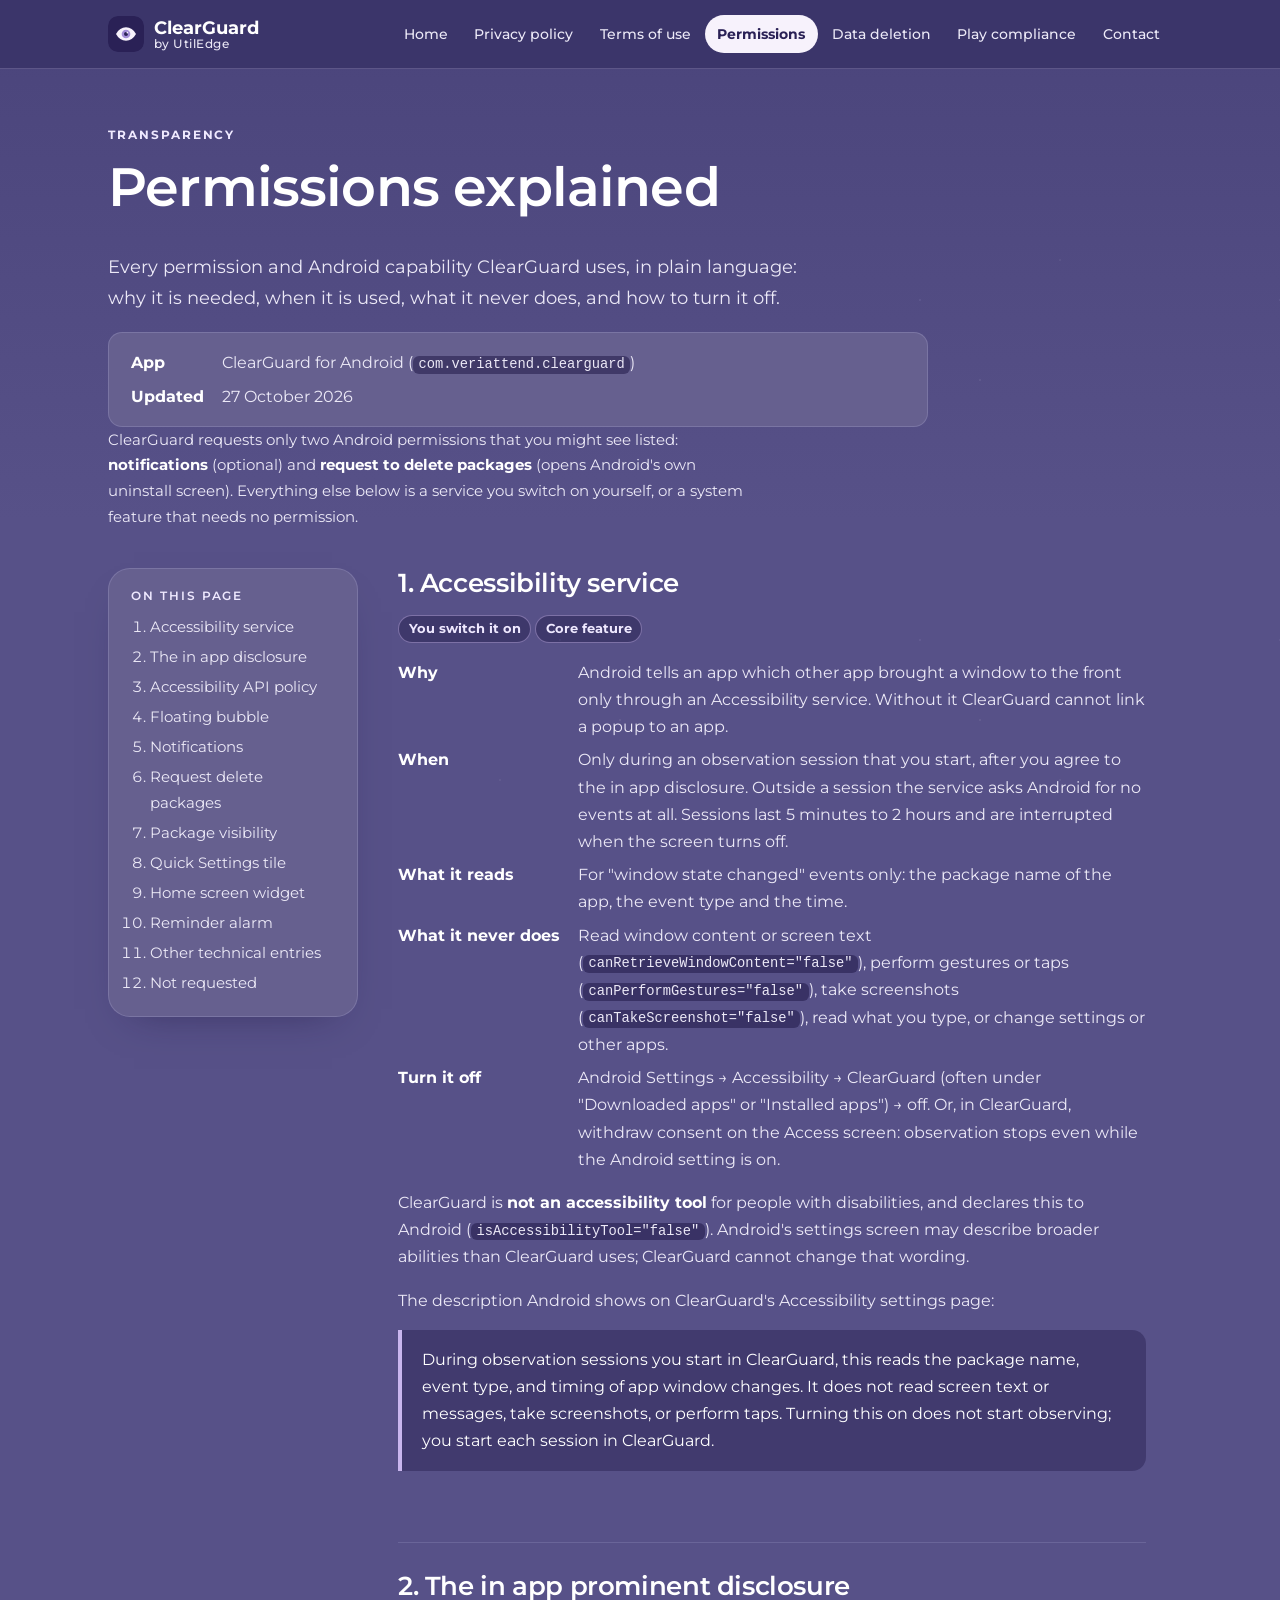
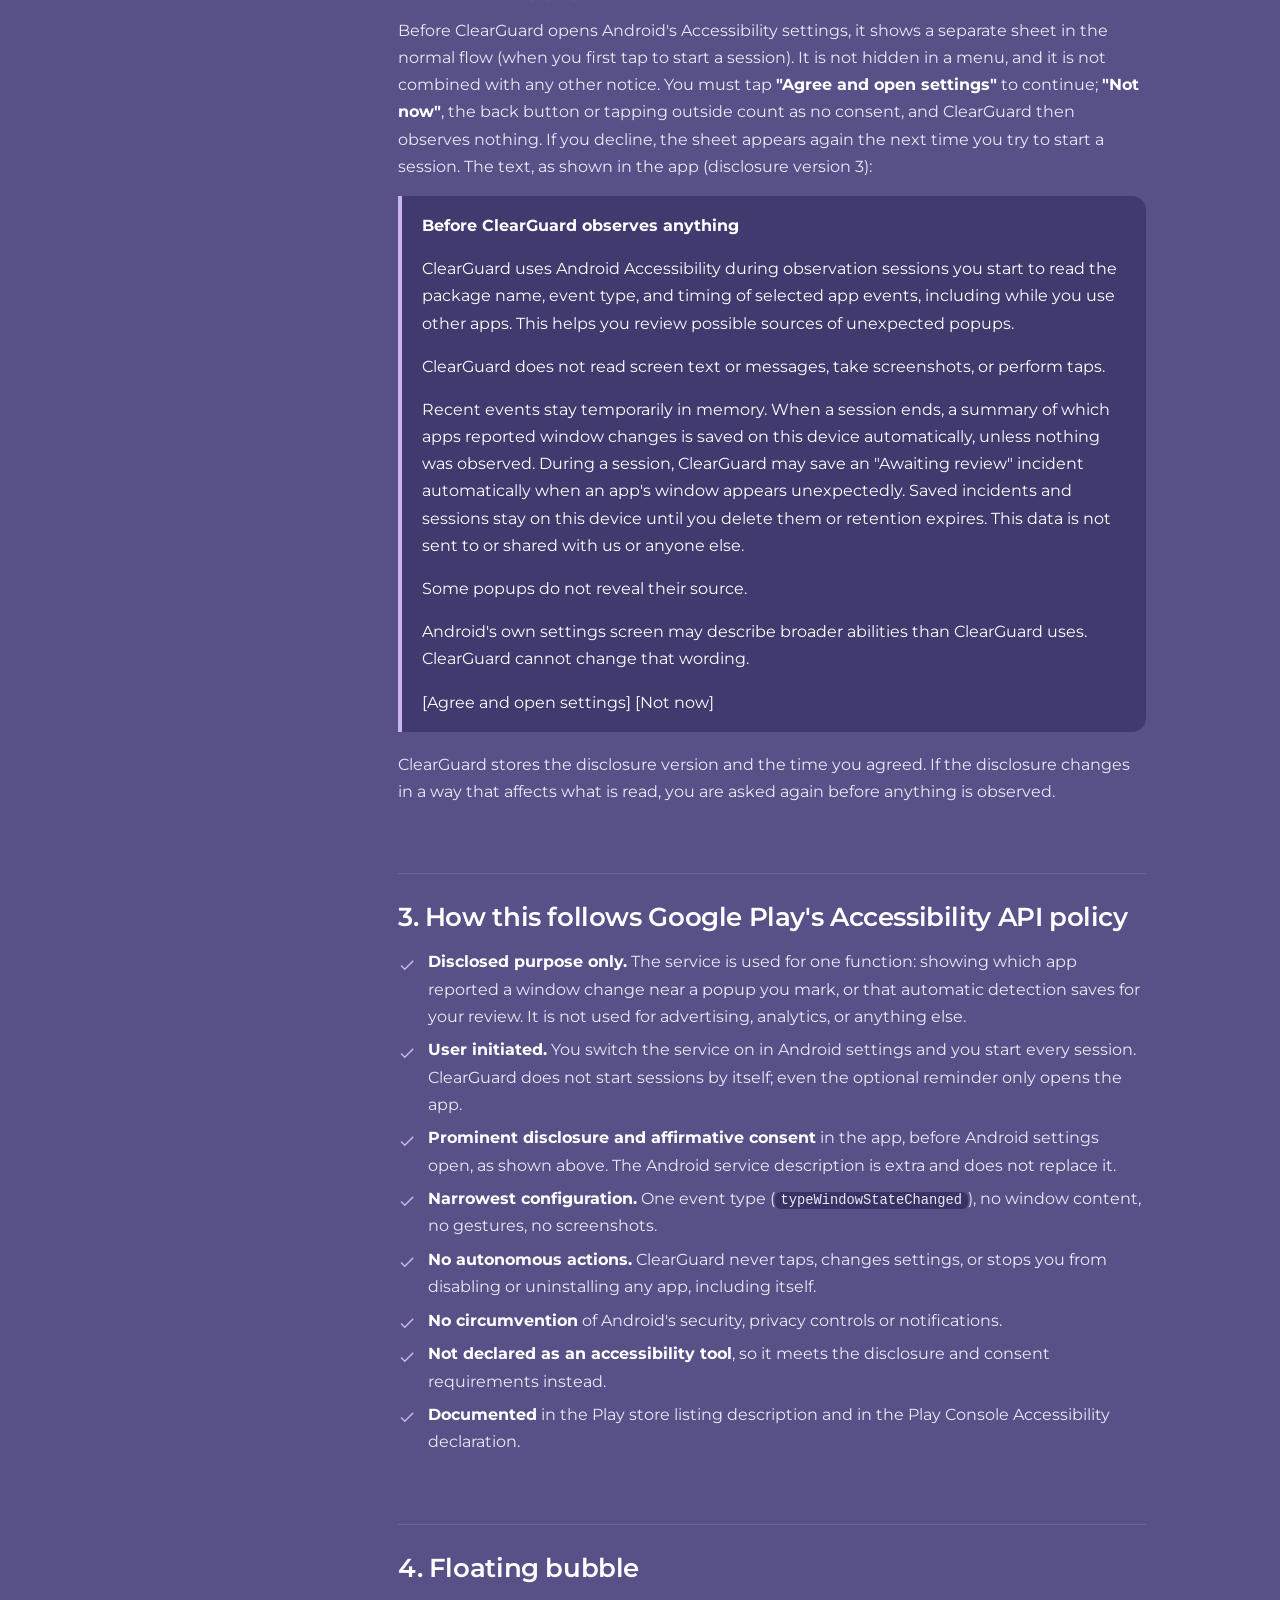
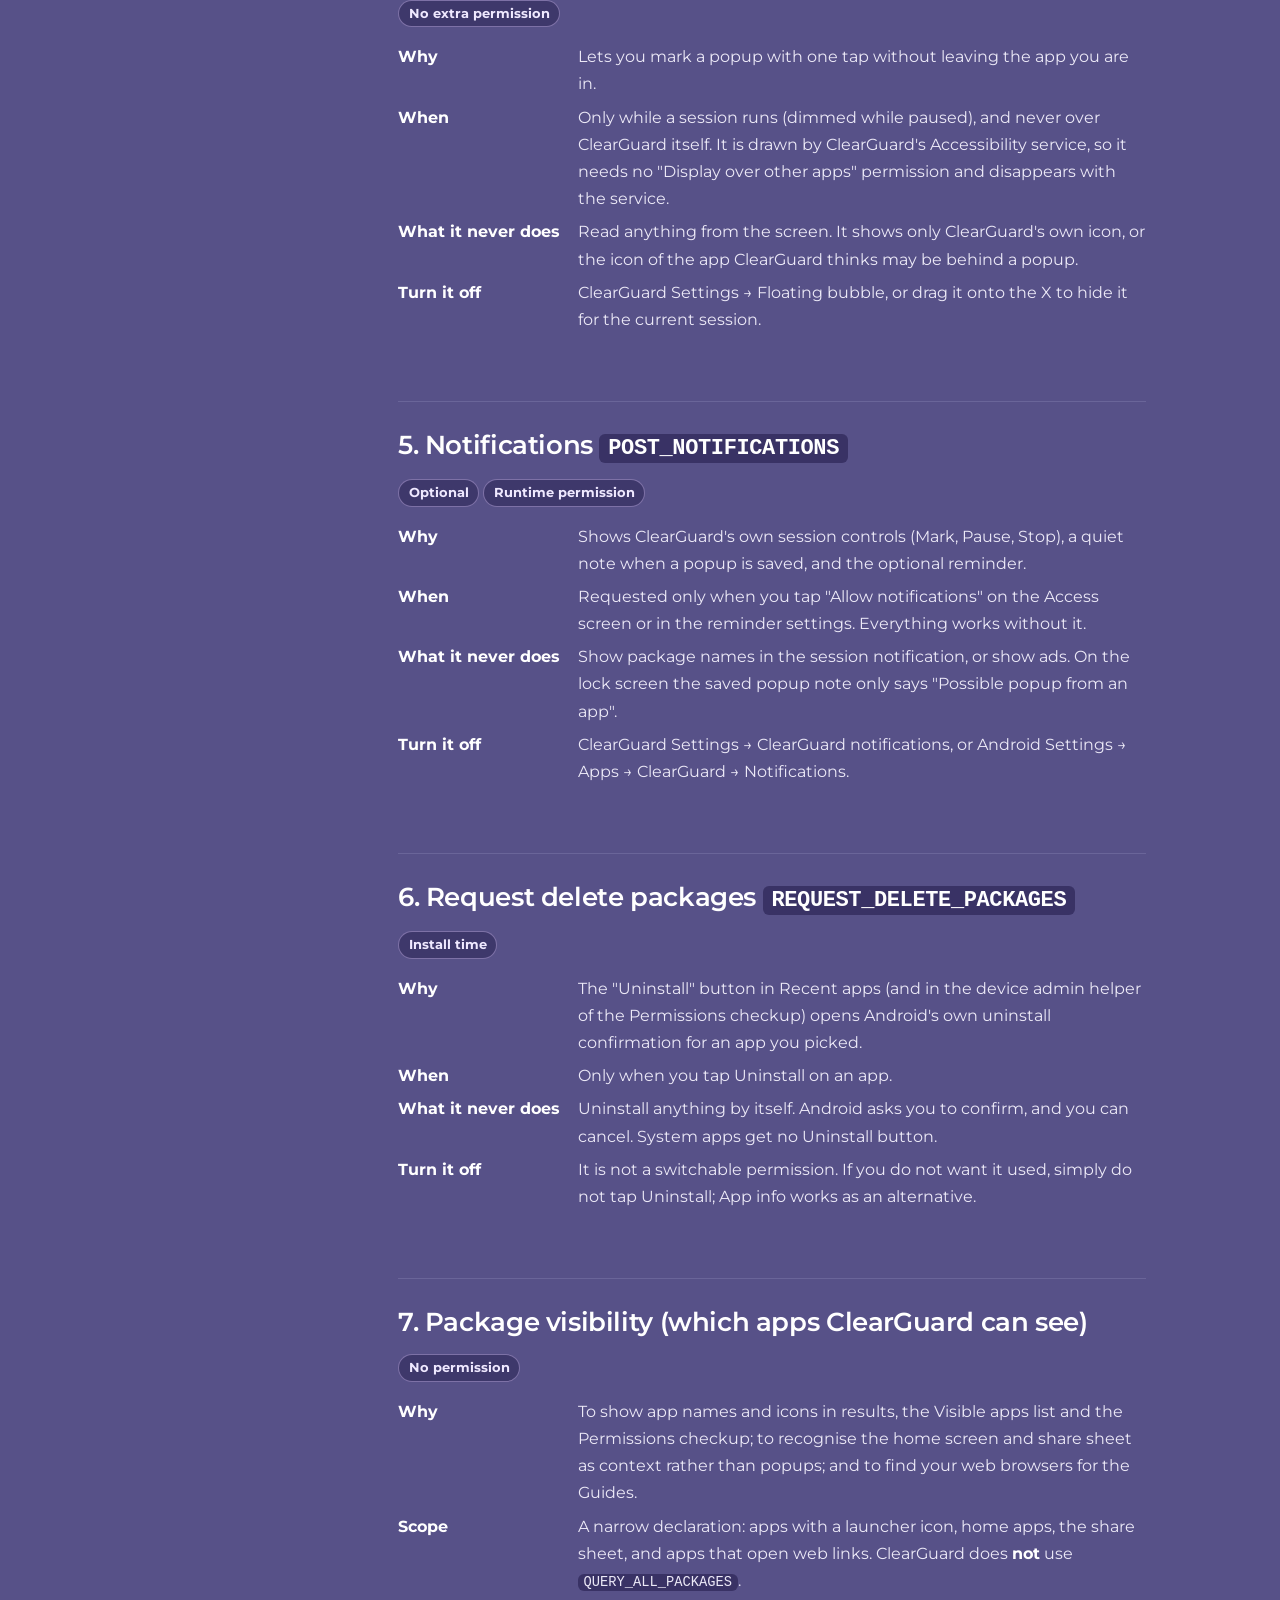
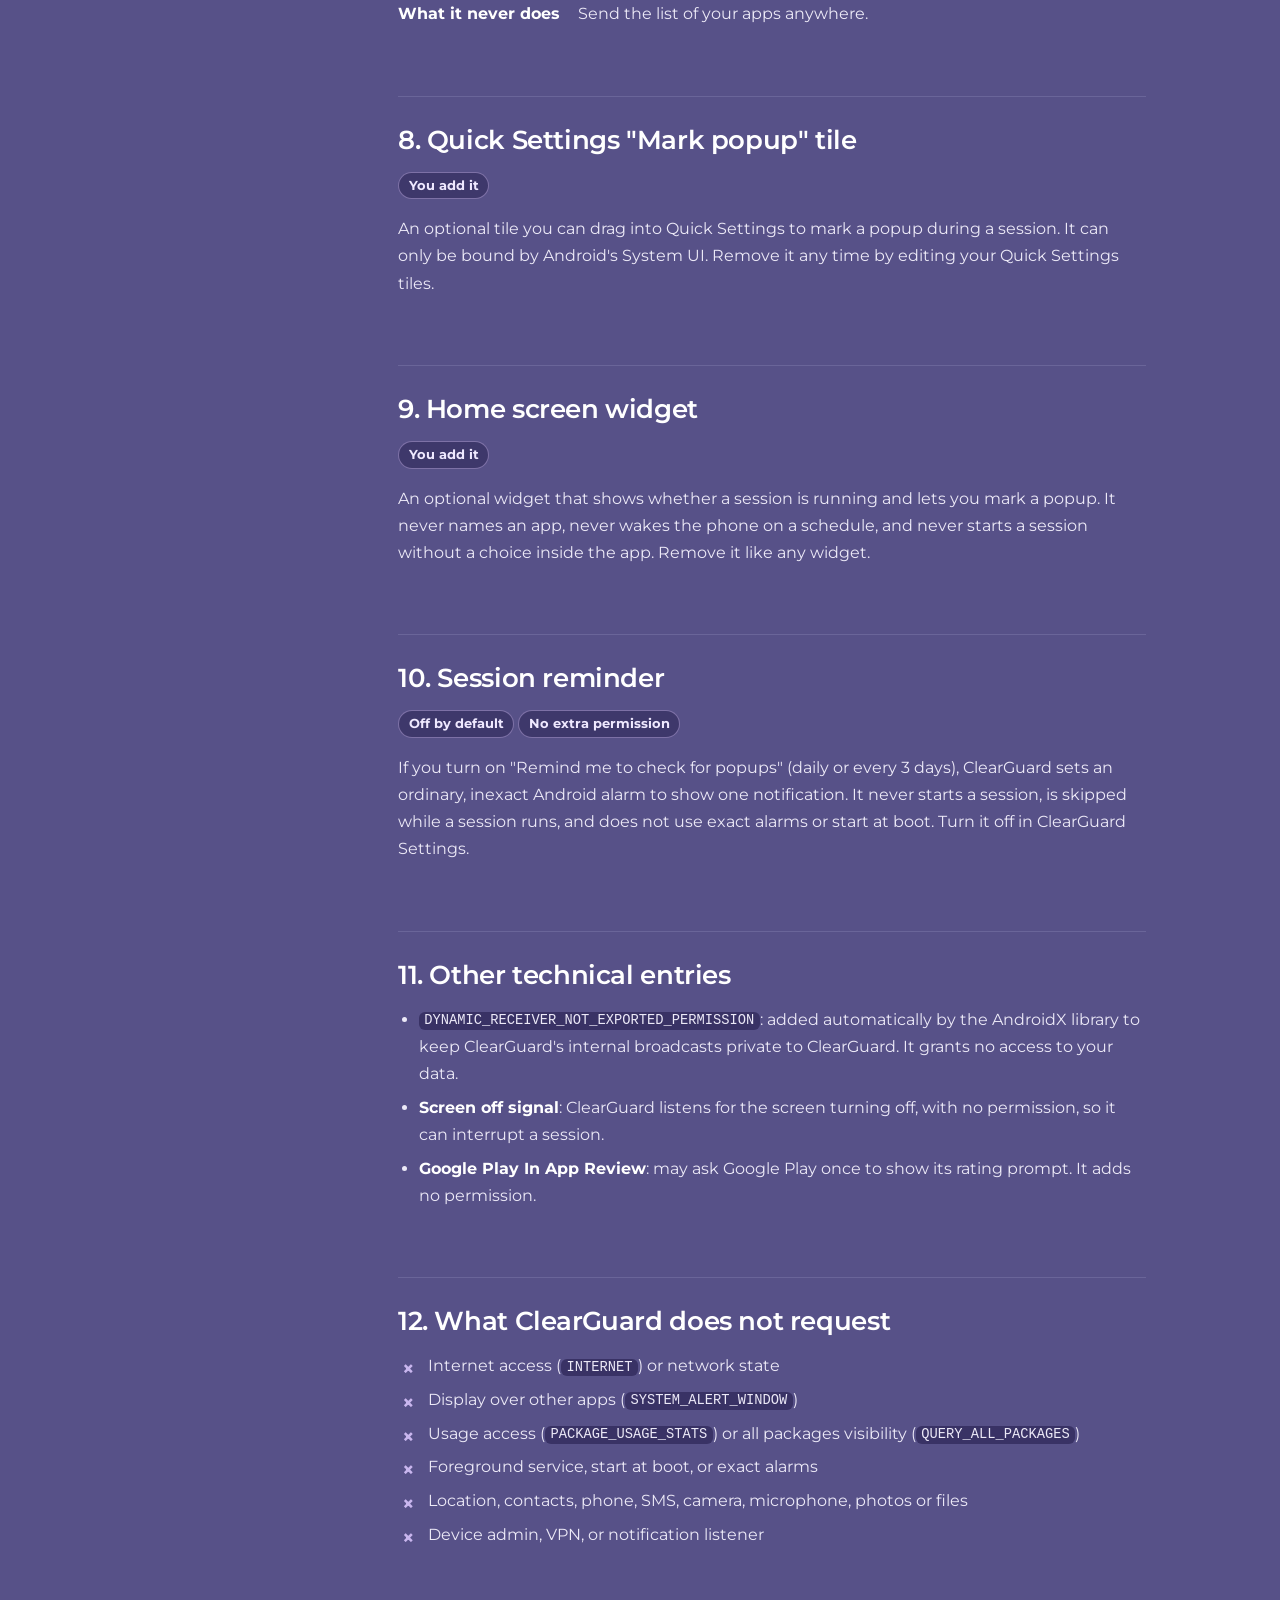
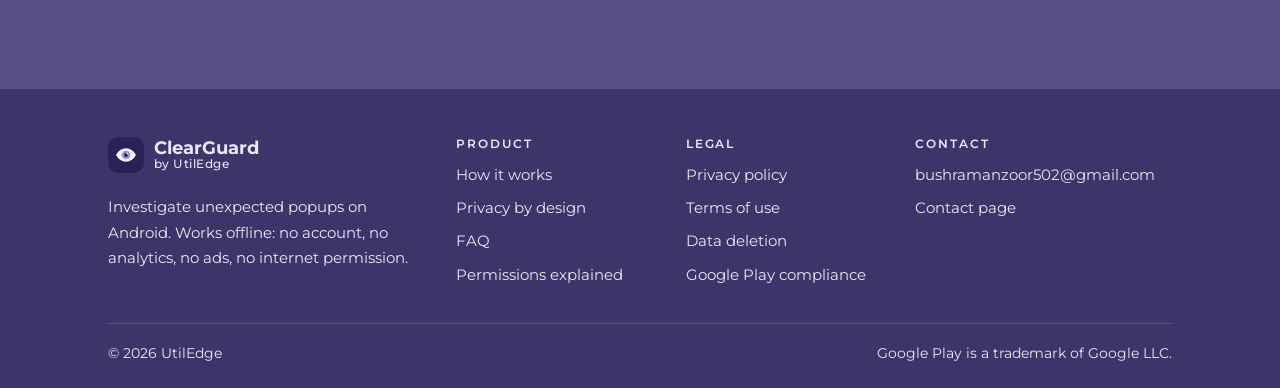
<file: permissions.html>
<!doctype html>
<html lang="en">
<head>
  <meta charset="utf-8">
  <meta name="viewport" content="width=device-width, initial-scale=1">
  <title>Permissions explained | ClearGuard</title>
  <meta name="description" content="Every permission and Android capability ClearGuard uses, why, when, what it never does, and how to turn it off. Includes the Accessibility disclosure.">
  <meta name="theme-color" content="#4B4577">
  <meta name="color-scheme" content="dark">
  <meta name="referrer" content="no-referrer">
  <meta property="og:title" content="Permissions explained | ClearGuard">
  <meta property="og:description" content="Every permission and Android capability ClearGuard uses, why, when, what it never does, and how to turn it off. Includes the Accessibility disclosure.">
  <meta property="og:type" content="website">
  <link rel="icon" href="assets/img/logo.svg" type="image/svg+xml">
  <link rel="preload" href="assets/fonts/montserrat.ttf" as="font" type="font/ttf" crossorigin>
  <link rel="stylesheet" href="assets/css/style.css">
  <script src="assets/js/site.js"></script>
</head>
<body>
  <a class="skip-link" href="#main">Skip to main content</a>
  <header class="site-header">
    <div class="container header-inner">
      <a class="brand" href="index.html">
        <img src="assets/img/logo.svg" alt="" width="36" height="36">
        <span>ClearGuard<small>by UtilEdge</small></span>
      </a>
      <button class="nav-toggle" type="button" aria-expanded="false" aria-controls="site-nav">Menu</button>
      <nav id="site-nav" class="site-nav" aria-label="Main">
        <ul>
          <li><a href="index.html">Home</a></li>
          <li><a href="privacy-policy.html">Privacy policy</a></li>
          <li><a href="terms-of-use.html">Terms of use</a></li>
          <li><a href="permissions.html" aria-current="page">Permissions</a></li>
          <li><a href="data-deletion.html">Data deletion</a></li>
          <li><a href="play-store-compliance.html">Play compliance</a></li>
          <li><a href="contact.html">Contact</a></li>
        </ul>
      </nav>
    </div>
  </header>

  <main id="main" tabindex="-1">
    <div class="container">
      <header class="page-head">
        <span class="eyebrow">Transparency</span>
        <h1>Permissions explained</h1>
        <p class="lede">Every permission and Android capability ClearGuard uses, in plain language: why it is needed, when it is used, what it never does, and how to turn it off.</p>
        <dl class="facts doc-card" aria-label="Document details">
          <dt>App</dt><dd>ClearGuard for Android (<code>com.veriattend.clearguard</code>)</dd>
          <dt>Updated</dt><dd><time datetime="2026-10-27">27 October 2026</time></dd>
        </dl>
        <p class="meta">ClearGuard requests only two Android permissions that you might see listed: <strong>notifications</strong> (optional) and <strong>request to delete packages</strong> (opens Android's own uninstall screen). Everything else below is a service you switch on yourself, or a system feature that needs no permission.</p>
      </header>

      <div class="legal">
        <nav class="toc card" aria-label="Permissions contents">
          <h2>On this page</h2>
          <ol>
            <li><a href="#accessibility">Accessibility service</a></li>
            <li><a href="#disclosure">The in app disclosure</a></li>
            <li><a href="#play-policy">Accessibility API policy</a></li>
            <li><a href="#bubble">Floating bubble</a></li>
            <li><a href="#notifications">Notifications</a></li>
            <li><a href="#delete-packages">Request delete packages</a></li>
            <li><a href="#visibility">Package visibility</a></li>
            <li><a href="#tile">Quick Settings tile</a></li>
            <li><a href="#widget">Home screen widget</a></li>
            <li><a href="#reminder">Reminder alarm</a></li>
            <li><a href="#other">Other technical entries</a></li>
            <li><a href="#not-requested">Not requested</a></li>
          </ol>
        </nav>

        <div class="legal-body">
          <section id="accessibility" aria-labelledby="h-a11y">
            <h2 id="h-a11y">1. Accessibility service</h2>
            <p><span class="pill">You switch it on</span> <span class="pill">Core feature</span></p>
            <dl class="facts">
              <dt>Why</dt><dd>Android tells an app which other app brought a window to the front only through an Accessibility service. Without it ClearGuard cannot link a popup to an app.</dd>
              <dt>When</dt><dd>Only during an observation session that you start, after you agree to the in app disclosure. Outside a session the service asks Android for no events at all. Sessions last 5 minutes to 2 hours and are interrupted when the screen turns off.</dd>
              <dt>What it reads</dt><dd>For "window state changed" events only: the package name of the app, the event type and the time.</dd>
              <dt>What it never does</dt><dd>Read window content or screen text (<code>canRetrieveWindowContent="false"</code>), perform gestures or taps (<code>canPerformGestures="false"</code>), take screenshots (<code>canTakeScreenshot="false"</code>), read what you type, or change settings or other apps.</dd>
              <dt>Turn it off</dt><dd>Android Settings → Accessibility → ClearGuard (often under "Downloaded apps" or "Installed apps") → off. Or, in ClearGuard, withdraw consent on the Access screen: observation stops even while the Android setting is on.</dd>
            </dl>
            <p>ClearGuard is <strong>not an accessibility tool</strong> for people with disabilities, and declares this to Android (<code>isAccessibilityTool="false"</code>). Android's settings screen may describe broader abilities than ClearGuard uses; ClearGuard cannot change that wording.</p>
            <p>The description Android shows on ClearGuard's Accessibility settings page:</p>
            <blockquote class="quote">
              <p>During observation sessions you start in ClearGuard, this reads the package name, event type, and timing of app window changes. It does not read screen text or messages, take screenshots, or perform taps. Turning this on does not start observing; you start each session in ClearGuard.</p>
            </blockquote>
          </section>

          <section id="disclosure" aria-labelledby="h-disc">
            <h2 id="h-disc">2. The in app prominent disclosure</h2>
            <p>Before ClearGuard opens Android's Accessibility settings, it shows a separate sheet in the normal flow (when you first tap to start a session). It is not hidden in a menu, and it is not combined with any other notice. You must tap <strong>"Agree and open settings"</strong> to continue; <strong>"Not now"</strong>, the back button or tapping outside count as no consent, and ClearGuard then observes nothing. If you decline, the sheet appears again the next time you try to start a session. The text, as shown in the app (disclosure version 3):</p>
            <blockquote class="quote" aria-label="In app disclosure text">
              <p><strong>Before ClearGuard observes anything</strong></p>
              <p>ClearGuard uses Android Accessibility during observation sessions you start to read the package name, event type, and timing of selected app events, including while you use other apps. This helps you review possible sources of unexpected popups.</p>
              <p>ClearGuard does not read screen text or messages, take screenshots, or perform taps.</p>
              <p>Recent events stay temporarily in memory. When a session ends, a summary of which apps reported window changes is saved on this device automatically, unless nothing was observed. During a session, ClearGuard may save an "Awaiting review" incident automatically when an app's window appears unexpectedly. Saved incidents and sessions stay on this device until you delete them or retention expires. This data is not sent to or shared with us or anyone else.</p>
              <p>Some popups do not reveal their source.</p>
              <p>Android's own settings screen may describe broader abilities than ClearGuard uses. ClearGuard cannot change that wording.</p>
              <p>[Agree and open settings] [Not now]</p>
            </blockquote>
            <p>ClearGuard stores the disclosure version and the time you agreed. If the disclosure changes in a way that affects what is read, you are asked again before anything is observed.</p>
          </section>

          <section id="play-policy" aria-labelledby="h-policy">
            <h2 id="h-policy">3. How this follows Google Play's Accessibility API policy</h2>
            <ul class="checklist">
              <li><strong>Disclosed purpose only.</strong> The service is used for one function: showing which app reported a window change near a popup you mark, or that automatic detection saves for your review. It is not used for advertising, analytics, or anything else.</li>
              <li><strong>User initiated.</strong> You switch the service on in Android settings and you start every session. ClearGuard does not start sessions by itself; even the optional reminder only opens the app.</li>
              <li><strong>Prominent disclosure and affirmative consent</strong> in the app, before Android settings open, as shown above. The Android service description is extra and does not replace it.</li>
              <li><strong>Narrowest configuration.</strong> One event type (<code>typeWindowStateChanged</code>), no window content, no gestures, no screenshots.</li>
              <li><strong>No autonomous actions.</strong> ClearGuard never taps, changes settings, or stops you from disabling or uninstalling any app, including itself.</li>
              <li><strong>No circumvention</strong> of Android's security, privacy controls or notifications.</li>
              <li><strong>Not declared as an accessibility tool</strong>, so it meets the disclosure and consent requirements instead.</li>
              <li><strong>Documented</strong> in the Play store listing description and in the Play Console Accessibility declaration.</li>
            </ul>
          </section>

          <section id="bubble" aria-labelledby="h-bubble">
            <h2 id="h-bubble">4. Floating bubble</h2>
            <p><span class="pill">No extra permission</span></p>
            <dl class="facts">
              <dt>Why</dt><dd>Lets you mark a popup with one tap without leaving the app you are in.</dd>
              <dt>When</dt><dd>Only while a session runs (dimmed while paused), and never over ClearGuard itself. It is drawn by ClearGuard's Accessibility service, so it needs no "Display over other apps" permission and disappears with the service.</dd>
              <dt>What it never does</dt><dd>Read anything from the screen. It shows only ClearGuard's own icon, or the icon of the app ClearGuard thinks may be behind a popup.</dd>
              <dt>Turn it off</dt><dd>ClearGuard Settings → Floating bubble, or drag it onto the X to hide it for the current session.</dd>
            </dl>
          </section>

          <section id="notifications" aria-labelledby="h-notif">
            <h2 id="h-notif">5. Notifications <code>POST_NOTIFICATIONS</code></h2>
            <p><span class="pill">Optional</span> <span class="pill">Runtime permission</span></p>
            <dl class="facts">
              <dt>Why</dt><dd>Shows ClearGuard's own session controls (Mark, Pause, Stop), a quiet note when a popup is saved, and the optional reminder.</dd>
              <dt>When</dt><dd>Requested only when you tap "Allow notifications" on the Access screen or in the reminder settings. Everything works without it.</dd>
              <dt>What it never does</dt><dd>Show package names in the session notification, or show ads. On the lock screen the saved popup note only says "Possible popup from an app".</dd>
              <dt>Turn it off</dt><dd>ClearGuard Settings → ClearGuard notifications, or Android Settings → Apps → ClearGuard → Notifications.</dd>
            </dl>
          </section>

          <section id="delete-packages" aria-labelledby="h-del">
            <h2 id="h-del">6. Request delete packages <code>REQUEST_DELETE_PACKAGES</code></h2>
            <p><span class="pill">Install time</span></p>
            <dl class="facts">
              <dt>Why</dt><dd>The "Uninstall" button in Recent apps (and in the device admin helper of the Permissions checkup) opens Android's own uninstall confirmation for an app you picked.</dd>
              <dt>When</dt><dd>Only when you tap Uninstall on an app.</dd>
              <dt>What it never does</dt><dd>Uninstall anything by itself. Android asks you to confirm, and you can cancel. System apps get no Uninstall button.</dd>
              <dt>Turn it off</dt><dd>It is not a switchable permission. If you do not want it used, simply do not tap Uninstall; App info works as an alternative.</dd>
            </dl>
          </section>

          <section id="visibility" aria-labelledby="h-vis">
            <h2 id="h-vis">7. Package visibility (which apps ClearGuard can see)</h2>
            <p><span class="pill">No permission</span></p>
            <dl class="facts">
              <dt>Why</dt><dd>To show app names and icons in results, the Visible apps list and the Permissions checkup; to recognise the home screen and share sheet as context rather than popups; and to find your web browsers for the Guides.</dd>
              <dt>Scope</dt><dd>A narrow declaration: apps with a launcher icon, home apps, the share sheet, and apps that open web links. ClearGuard does <strong>not</strong> use <code>QUERY_ALL_PACKAGES</code>.</dd>
              <dt>What it never does</dt><dd>Send the list of your apps anywhere.</dd>
            </dl>
          </section>

          <section id="tile" aria-labelledby="h-tile">
            <h2 id="h-tile">8. Quick Settings "Mark popup" tile</h2>
            <p><span class="pill">You add it</span></p>
            <p>An optional tile you can drag into Quick Settings to mark a popup during a session. It can only be bound by Android's System UI. Remove it any time by editing your Quick Settings tiles.</p>
          </section>

          <section id="widget" aria-labelledby="h-widget">
            <h2 id="h-widget">9. Home screen widget</h2>
            <p><span class="pill">You add it</span></p>
            <p>An optional widget that shows whether a session is running and lets you mark a popup. It never names an app, never wakes the phone on a schedule, and never starts a session without a choice inside the app. Remove it like any widget.</p>
          </section>

          <section id="reminder" aria-labelledby="h-rem">
            <h2 id="h-rem">10. Session reminder</h2>
            <p><span class="pill">Off by default</span> <span class="pill">No extra permission</span></p>
            <p>If you turn on "Remind me to check for popups" (daily or every 3 days), ClearGuard sets an ordinary, inexact Android alarm to show one notification. It never starts a session, is skipped while a session runs, and does not use exact alarms or start at boot. Turn it off in ClearGuard Settings.</p>
          </section>

          <section id="other" aria-labelledby="h-other">
            <h2 id="h-other">11. Other technical entries</h2>
            <ul>
              <li><code>DYNAMIC_RECEIVER_NOT_EXPORTED_PERMISSION</code>: added automatically by the AndroidX library to keep ClearGuard's internal broadcasts private to ClearGuard. It grants no access to your data.</li>
              <li><strong>Screen off signal</strong>: ClearGuard listens for the screen turning off, with no permission, so it can interrupt a session.</li>
              <li><strong>Google Play In App Review</strong>: may ask Google Play once to show its rating prompt. It adds no permission.</li>
            </ul>
          </section>

          <section id="not-requested" aria-labelledby="h-not">
            <h2 id="h-not">12. What ClearGuard does not request</h2>
            <ul class="nolist">
              <li>Internet access (<code>INTERNET</code>) or network state</li>
              <li>Display over other apps (<code>SYSTEM_ALERT_WINDOW</code>)</li>
              <li>Usage access (<code>PACKAGE_USAGE_STATS</code>) or all packages visibility (<code>QUERY_ALL_PACKAGES</code>)</li>
              <li>Foreground service, start at boot, or exact alarms</li>
              <li>Location, contacts, phone, SMS, camera, microphone, photos or files</li>
              <li>Device admin, VPN, or notification listener</li>
            </ul>
          </section>
        </div>
      </div>
    </div>
  </main>

  <footer class="site-footer">
    <div class="container">
      <div class="footer-grid">
        <div class="footer-brand">
          <a class="brand" href="index.html"><img src="assets/img/logo.svg" alt="" width="36" height="36"><span>ClearGuard<small>by UtilEdge</small></span></a>
          <p>Investigate unexpected popups on Android. Works offline: no account, no analytics, no ads, no internet permission.</p>
        </div>
        <nav aria-label="Product">
          <h2>Product</h2>
          <ul>
            <li><a href="index.html#how">How it works</a></li>
            <li><a href="index.html#privacy">Privacy by design</a></li>
            <li><a href="index.html#faq">FAQ</a></li>
            <li><a href="permissions.html">Permissions explained</a></li>
          </ul>
        </nav>
        <nav aria-label="Legal">
          <h2>Legal</h2>
          <ul>
            <li><a href="privacy-policy.html">Privacy policy</a></li>
            <li><a href="terms-of-use.html">Terms of use</a></li>
            <li><a href="data-deletion.html">Data deletion</a></li>
            <li><a href="play-store-compliance.html">Google Play compliance</a></li>
          </ul>
        </nav>
        <div>
          <h2>Contact</h2>
          <ul>
            <li><a href="mailto:bushramanzoor502@gmail.com">bushramanzoor502@gmail.com</a></li>
            <li><a href="contact.html">Contact page</a></li>
          </ul>
        </div>
      </div>
      <div class="footer-bottom">
        <span>&copy; 2026 UtilEdge</span>
        <span>Google Play is a trademark of Google LLC.</span>
      </div>
    </div>
  </footer>
</body>
</html>
</file>
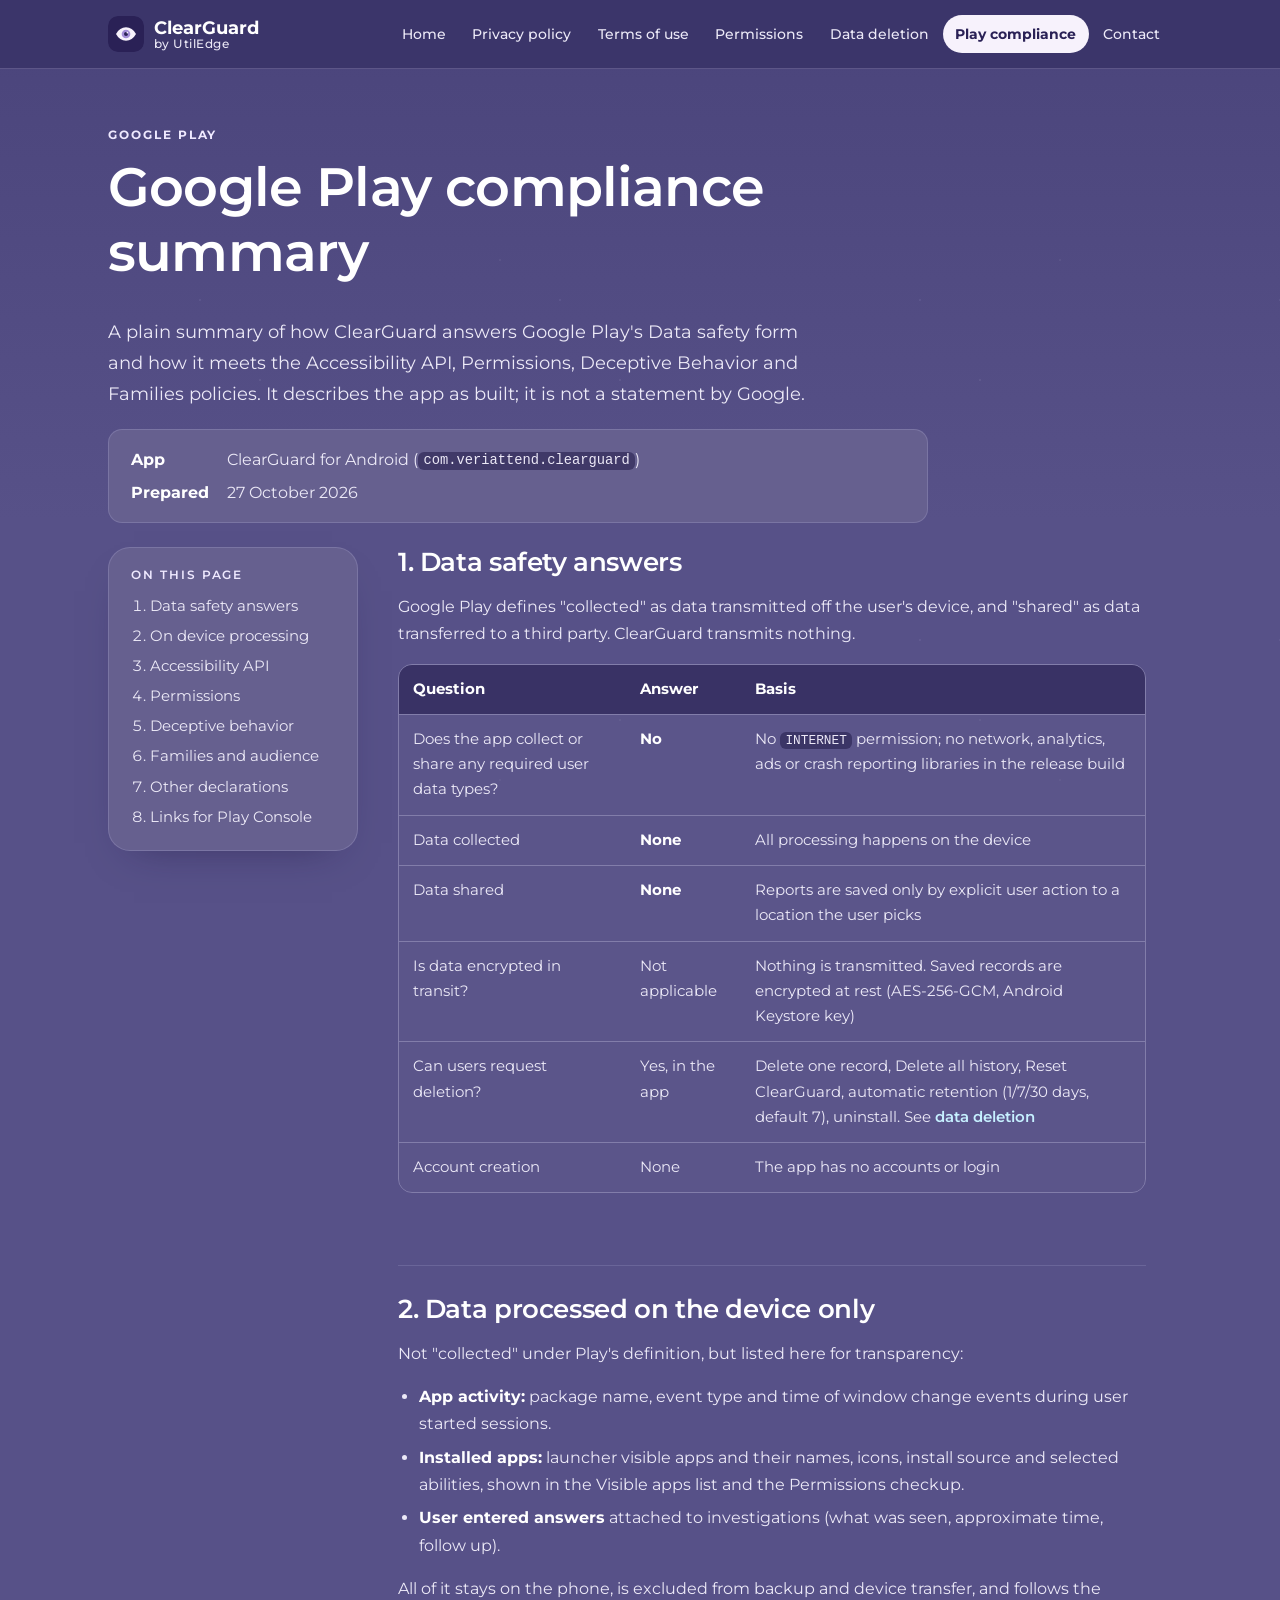
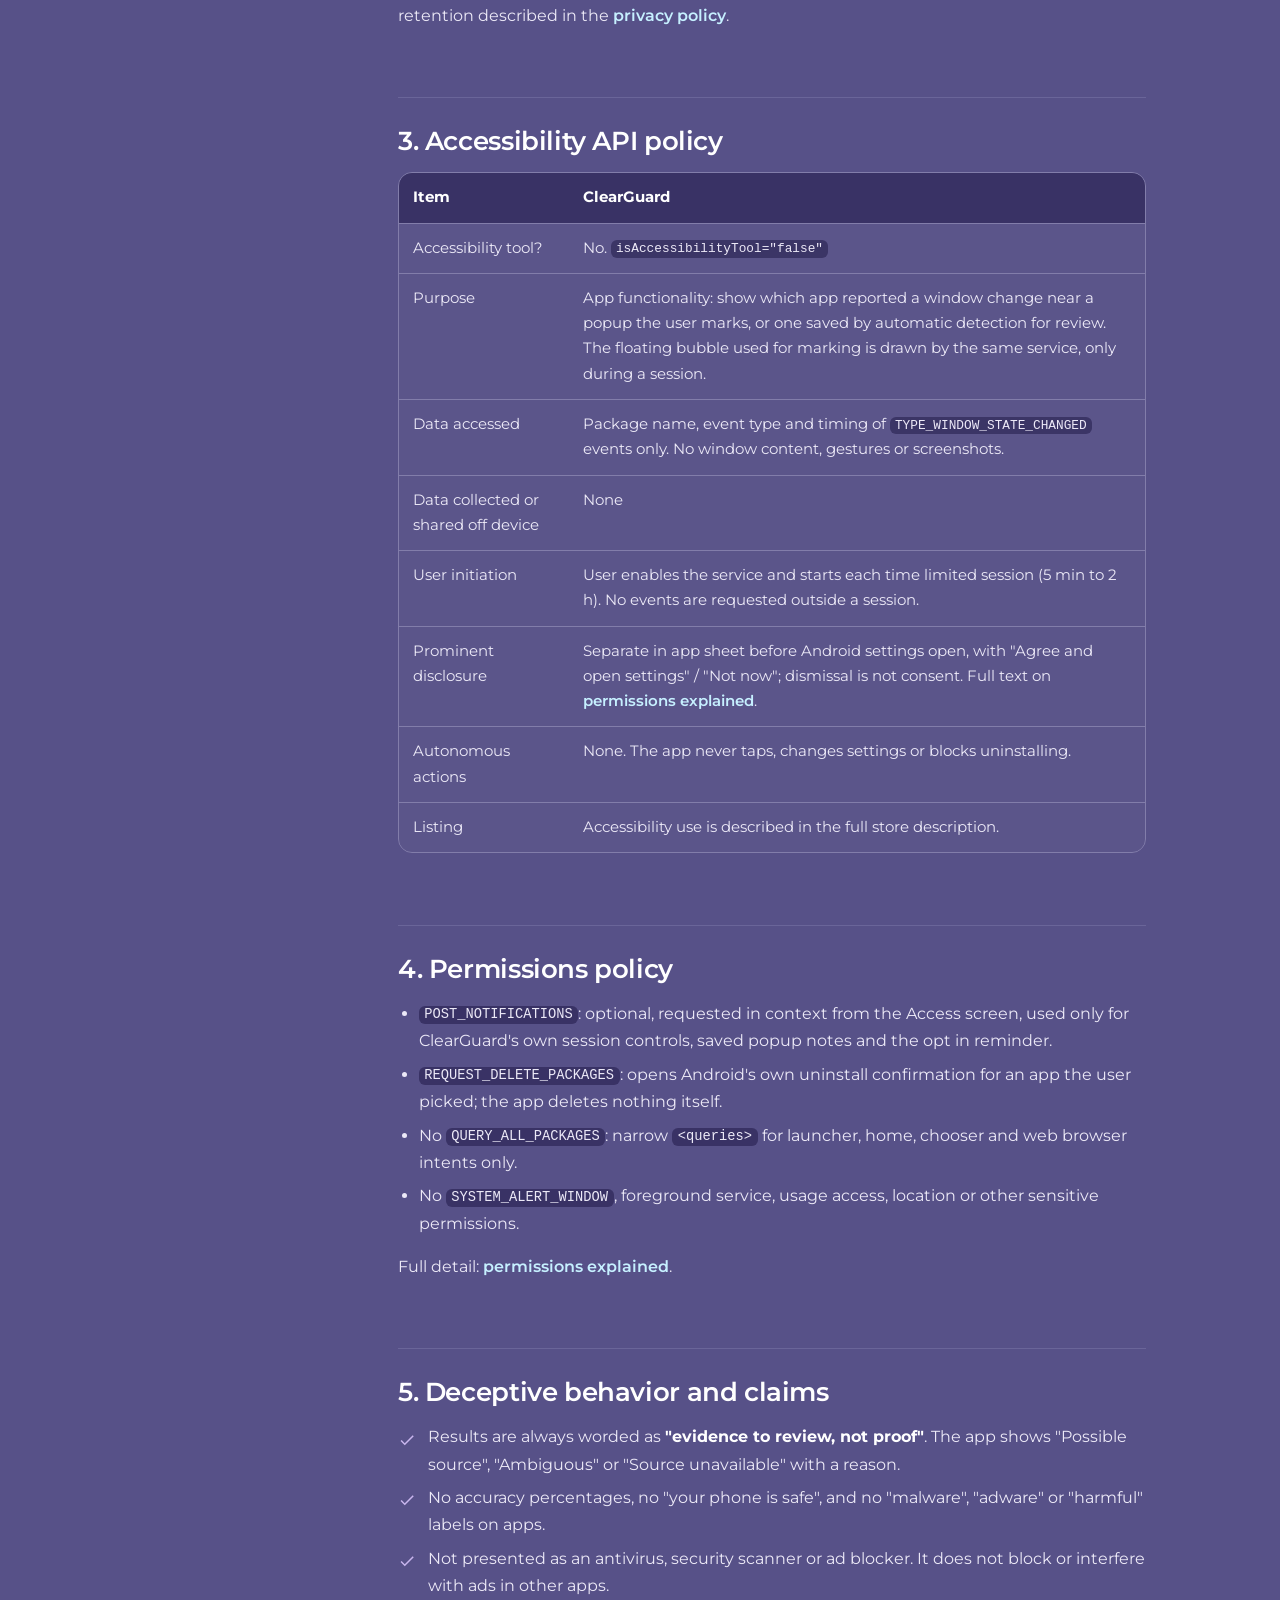
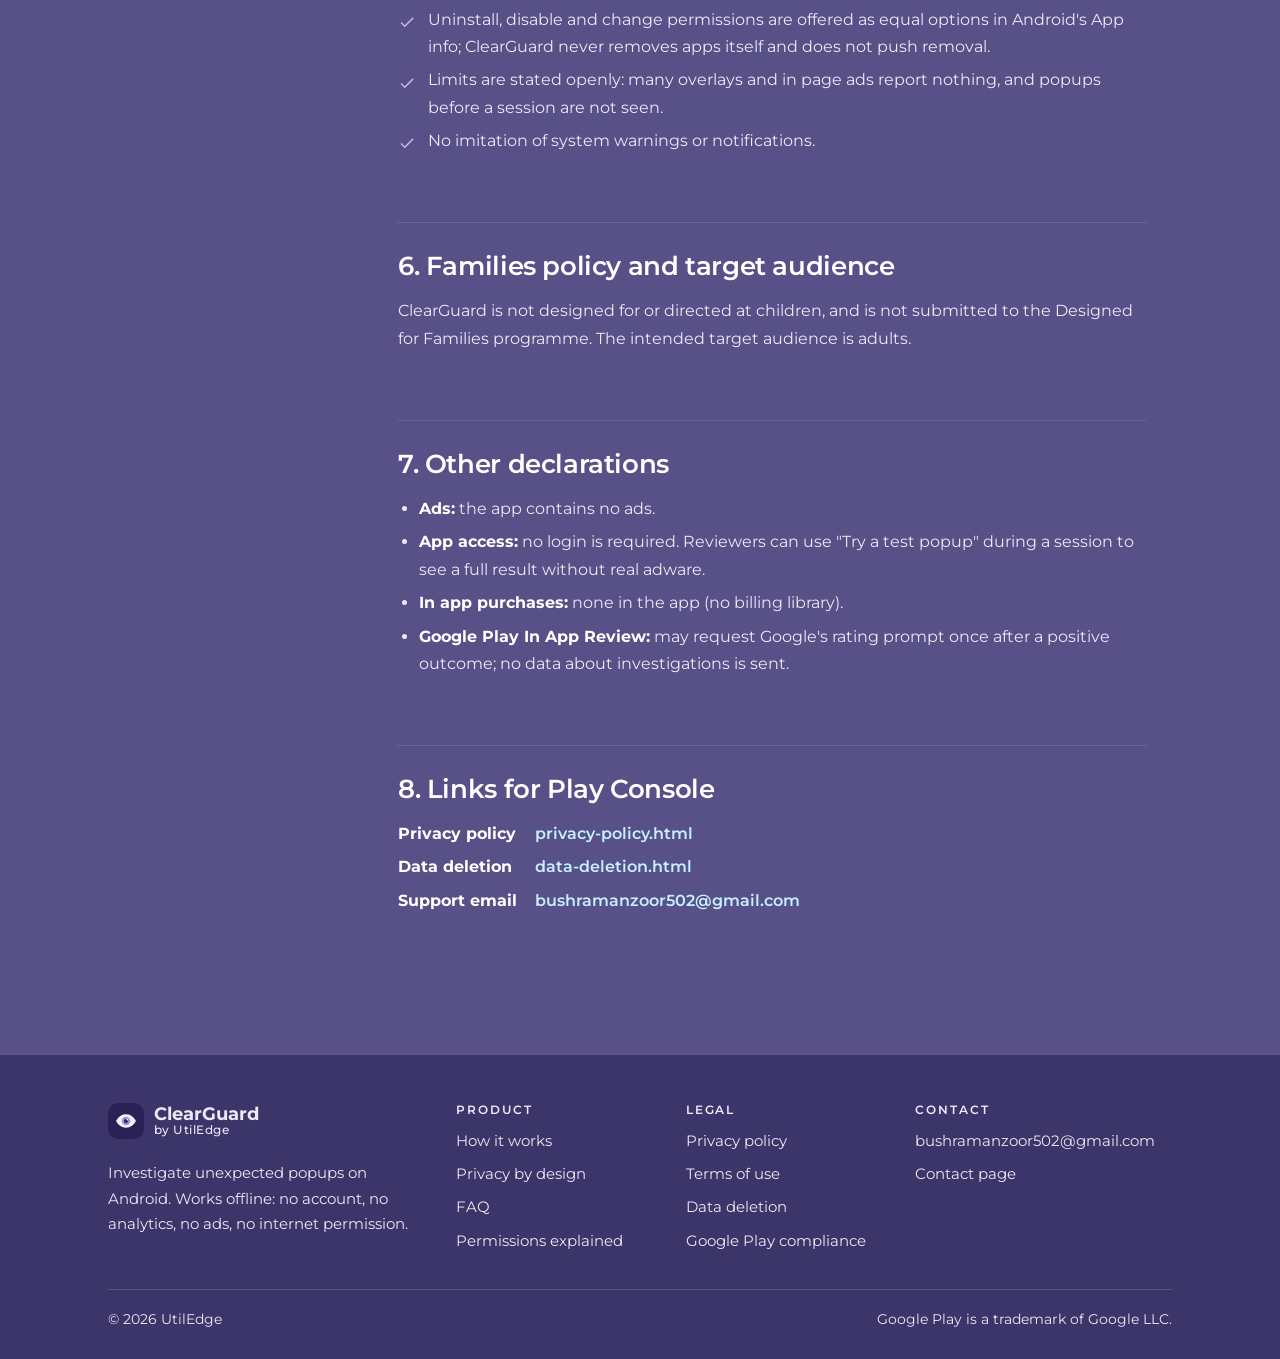
<file: play-store-compliance.html>
<!doctype html>
<html lang="en">
<head>
  <meta charset="utf-8">
  <meta name="viewport" content="width=device-width, initial-scale=1">
  <title>Google Play compliance summary | ClearGuard</title>
  <meta name="description" content="Summary of ClearGuard's Google Play Data safety answers, Accessibility API use, permissions, and policy stance.">
  <meta name="theme-color" content="#4B4577">
  <meta name="color-scheme" content="dark">
  <meta name="referrer" content="no-referrer">
  <meta property="og:title" content="Google Play compliance summary | ClearGuard">
  <meta property="og:description" content="Summary of ClearGuard's Google Play Data safety answers, Accessibility API use, permissions, and policy stance.">
  <meta property="og:type" content="website">
  <link rel="icon" href="assets/img/logo.svg" type="image/svg+xml">
  <link rel="preload" href="assets/fonts/montserrat.ttf" as="font" type="font/ttf" crossorigin>
  <link rel="stylesheet" href="assets/css/style.css">
  <script src="assets/js/site.js"></script>
</head>
<body>
  <a class="skip-link" href="#main">Skip to main content</a>
  <header class="site-header">
    <div class="container header-inner">
      <a class="brand" href="index.html">
        <img src="assets/img/logo.svg" alt="" width="36" height="36">
        <span>ClearGuard<small>by UtilEdge</small></span>
      </a>
      <button class="nav-toggle" type="button" aria-expanded="false" aria-controls="site-nav">Menu</button>
      <nav id="site-nav" class="site-nav" aria-label="Main">
        <ul>
          <li><a href="index.html">Home</a></li>
          <li><a href="privacy-policy.html">Privacy policy</a></li>
          <li><a href="terms-of-use.html">Terms of use</a></li>
          <li><a href="permissions.html">Permissions</a></li>
          <li><a href="data-deletion.html">Data deletion</a></li>
          <li><a href="play-store-compliance.html" aria-current="page">Play compliance</a></li>
          <li><a href="contact.html">Contact</a></li>
        </ul>
      </nav>
    </div>
  </header>

  <main id="main" tabindex="-1">
    <div class="container">
      <header class="page-head">
        <span class="eyebrow">Google Play</span>
        <h1>Google Play compliance summary</h1>
        <p class="lede">A plain summary of how ClearGuard answers Google Play's Data safety form and how it meets the Accessibility API, Permissions, Deceptive Behavior and Families policies. It describes the app as built; it is not a statement by Google.</p>
        <dl class="facts doc-card" aria-label="Document details">
          <dt>App</dt><dd>ClearGuard for Android (<code>com.veriattend.clearguard</code>)</dd>
          <dt>Prepared</dt><dd><time datetime="2026-10-27">27 October 2026</time></dd>
        </dl>
      </header>

      <div class="legal">
        <nav class="toc card" aria-label="Compliance contents">
          <h2>On this page</h2>
          <ol>
            <li><a href="#data-safety">Data safety answers</a></li>
            <li><a href="#on-device">On device processing</a></li>
            <li><a href="#accessibility">Accessibility API</a></li>
            <li><a href="#permissions">Permissions</a></li>
            <li><a href="#deceptive">Deceptive behavior</a></li>
            <li><a href="#families">Families and audience</a></li>
            <li><a href="#other">Other declarations</a></li>
            <li><a href="#links">Links for Play Console</a></li>
          </ol>
        </nav>

        <div class="legal-body">
          <section id="data-safety" aria-labelledby="h-ds">
            <h2 id="h-ds">1. Data safety answers</h2>
            <p>Google Play defines "collected" as data transmitted off the user's device, and "shared" as data transferred to a third party. ClearGuard transmits nothing.</p>
            <div class="table-wrap">
              <table>
                <caption class="visually-hidden">Data safety form answers</caption>
                <thead><tr><th scope="col">Question</th><th scope="col">Answer</th><th scope="col">Basis</th></tr></thead>
                <tbody>
                  <tr><td>Does the app collect or share any required user data types?</td><td><strong>No</strong></td><td>No <code>INTERNET</code> permission; no network, analytics, ads or crash reporting libraries in the release build</td></tr>
                  <tr><td>Data collected</td><td><strong>None</strong></td><td>All processing happens on the device</td></tr>
                  <tr><td>Data shared</td><td><strong>None</strong></td><td>Reports are saved only by explicit user action to a location the user picks</td></tr>
                  <tr><td>Is data encrypted in transit?</td><td>Not applicable</td><td>Nothing is transmitted. Saved records are encrypted at rest (AES-256-GCM, Android Keystore key)</td></tr>
                  <tr><td>Can users request deletion?</td><td>Yes, in the app</td><td>Delete one record, Delete all history, Reset ClearGuard, automatic retention (1/7/30 days, default 7), uninstall. See <a href="data-deletion.html">data deletion</a></td></tr>
                  <tr><td>Account creation</td><td>None</td><td>The app has no accounts or login</td></tr>
                </tbody>
              </table>
            </div>
          </section>

          <section id="on-device" aria-labelledby="h-od">
            <h2 id="h-od">2. Data processed on the device only</h2>
            <p>Not "collected" under Play's definition, but listed here for transparency:</p>
            <ul>
              <li><strong>App activity:</strong> package name, event type and time of window change events during user started sessions.</li>
              <li><strong>Installed apps:</strong> launcher visible apps and their names, icons, install source and selected abilities, shown in the Visible apps list and the Permissions checkup.</li>
              <li><strong>User entered answers</strong> attached to investigations (what was seen, approximate time, follow up).</li>
            </ul>
            <p>All of it stays on the phone, is excluded from backup and device transfer, and follows the retention described in the <a href="privacy-policy.html#retention">privacy policy</a>.</p>
          </section>

          <section id="accessibility" aria-labelledby="h-acc">
            <h2 id="h-acc">3. Accessibility API policy</h2>
            <div class="table-wrap">
              <table>
                <caption class="visually-hidden">Accessibility API declaration</caption>
                <thead><tr><th scope="col">Item</th><th scope="col">ClearGuard</th></tr></thead>
                <tbody>
                  <tr><td>Accessibility tool?</td><td>No. <code>isAccessibilityTool="false"</code></td></tr>
                  <tr><td>Purpose</td><td>App functionality: show which app reported a window change near a popup the user marks, or one saved by automatic detection for review. The floating bubble used for marking is drawn by the same service, only during a session.</td></tr>
                  <tr><td>Data accessed</td><td>Package name, event type and timing of <code>TYPE_WINDOW_STATE_CHANGED</code> events only. No window content, gestures or screenshots.</td></tr>
                  <tr><td>Data collected or shared off device</td><td>None</td></tr>
                  <tr><td>User initiation</td><td>User enables the service and starts each time limited session (5 min to 2 h). No events are requested outside a session.</td></tr>
                  <tr><td>Prominent disclosure</td><td>Separate in app sheet before Android settings open, with "Agree and open settings" / "Not now"; dismissal is not consent. Full text on <a href="permissions.html#disclosure">permissions explained</a>.</td></tr>
                  <tr><td>Autonomous actions</td><td>None. The app never taps, changes settings or blocks uninstalling.</td></tr>
                  <tr><td>Listing</td><td>Accessibility use is described in the full store description.</td></tr>
                </tbody>
              </table>
            </div>
          </section>

          <section id="permissions" aria-labelledby="h-perm">
            <h2 id="h-perm">4. Permissions policy</h2>
            <ul>
              <li><code>POST_NOTIFICATIONS</code>: optional, requested in context from the Access screen, used only for ClearGuard's own session controls, saved popup notes and the opt in reminder.</li>
              <li><code>REQUEST_DELETE_PACKAGES</code>: opens Android's own uninstall confirmation for an app the user picked; the app deletes nothing itself.</li>
              <li>No <code>QUERY_ALL_PACKAGES</code>: narrow <code>&lt;queries&gt;</code> for launcher, home, chooser and web browser intents only.</li>
              <li>No <code>SYSTEM_ALERT_WINDOW</code>, foreground service, usage access, location or other sensitive permissions.</li>
            </ul>
            <p>Full detail: <a href="permissions.html">permissions explained</a>.</p>
          </section>

          <section id="deceptive" aria-labelledby="h-dec">
            <h2 id="h-dec">5. Deceptive behavior and claims</h2>
            <ul class="checklist">
              <li>Results are always worded as <strong>"evidence to review, not proof"</strong>. The app shows "Possible source", "Ambiguous" or "Source unavailable" with a reason.</li>
              <li>No accuracy percentages, no "your phone is safe", and no "malware", "adware" or "harmful" labels on apps.</li>
              <li>Not presented as an antivirus, security scanner or ad blocker. It does not block or interfere with ads in other apps.</li>
              <li>Uninstall, disable and change permissions are offered as equal options in Android's App info; ClearGuard never removes apps itself and does not push removal.</li>
              <li>Limits are stated openly: many overlays and in page ads report nothing, and popups before a session are not seen.</li>
              <li>No imitation of system warnings or notifications.</li>
            </ul>
          </section>

          <section id="families" aria-labelledby="h-fam">
            <h2 id="h-fam">6. Families policy and target audience</h2>
            <p>ClearGuard is not designed for or directed at children, and is not submitted to the Designed for Families programme. The intended target audience is adults.</p>
          </section>

          <section id="other" aria-labelledby="h-oth">
            <h2 id="h-oth">7. Other declarations</h2>
            <ul>
              <li><strong>Ads:</strong> the app contains no ads.</li>
              <li><strong>App access:</strong> no login is required. Reviewers can use "Try a test popup" during a session to see a full result without real adware.</li>
              <li><strong>In app purchases:</strong> none in the app (no billing library).</li>
              <li><strong>Google Play In App Review:</strong> may request Google's rating prompt once after a positive outcome; no data about investigations is sent.</li>
            </ul>
          </section>

          <section id="links" aria-labelledby="h-links">
            <h2 id="h-links">8. Links for Play Console</h2>
            <dl class="facts">
              <dt>Privacy policy</dt><dd><a href="privacy-policy.html">privacy-policy.html</a></dd>
              <dt>Data deletion</dt><dd><a href="data-deletion.html">data-deletion.html</a></dd>
              <dt>Support email</dt><dd><a href="mailto:bushramanzoor502@gmail.com">bushramanzoor502@gmail.com</a></dd>
            </dl>
          </section>
        </div>
      </div>
    </div>
  </main>

  <footer class="site-footer">
    <div class="container">
      <div class="footer-grid">
        <div class="footer-brand">
          <a class="brand" href="index.html"><img src="assets/img/logo.svg" alt="" width="36" height="36"><span>ClearGuard<small>by UtilEdge</small></span></a>
          <p>Investigate unexpected popups on Android. Works offline: no account, no analytics, no ads, no internet permission.</p>
        </div>
        <nav aria-label="Product">
          <h2>Product</h2>
          <ul>
            <li><a href="index.html#how">How it works</a></li>
            <li><a href="index.html#privacy">Privacy by design</a></li>
            <li><a href="index.html#faq">FAQ</a></li>
            <li><a href="permissions.html">Permissions explained</a></li>
          </ul>
        </nav>
        <nav aria-label="Legal">
          <h2>Legal</h2>
          <ul>
            <li><a href="privacy-policy.html">Privacy policy</a></li>
            <li><a href="terms-of-use.html">Terms of use</a></li>
            <li><a href="data-deletion.html">Data deletion</a></li>
            <li><a href="play-store-compliance.html">Google Play compliance</a></li>
          </ul>
        </nav>
        <div>
          <h2>Contact</h2>
          <ul>
            <li><a href="mailto:bushramanzoor502@gmail.com">bushramanzoor502@gmail.com</a></li>
            <li><a href="contact.html">Contact page</a></li>
          </ul>
        </div>
      </div>
      <div class="footer-bottom">
        <span>&copy; 2026 UtilEdge</span>
        <span>Google Play is a trademark of Google LLC.</span>
      </div>
    </div>
  </footer>
</body>
</html>
</file>
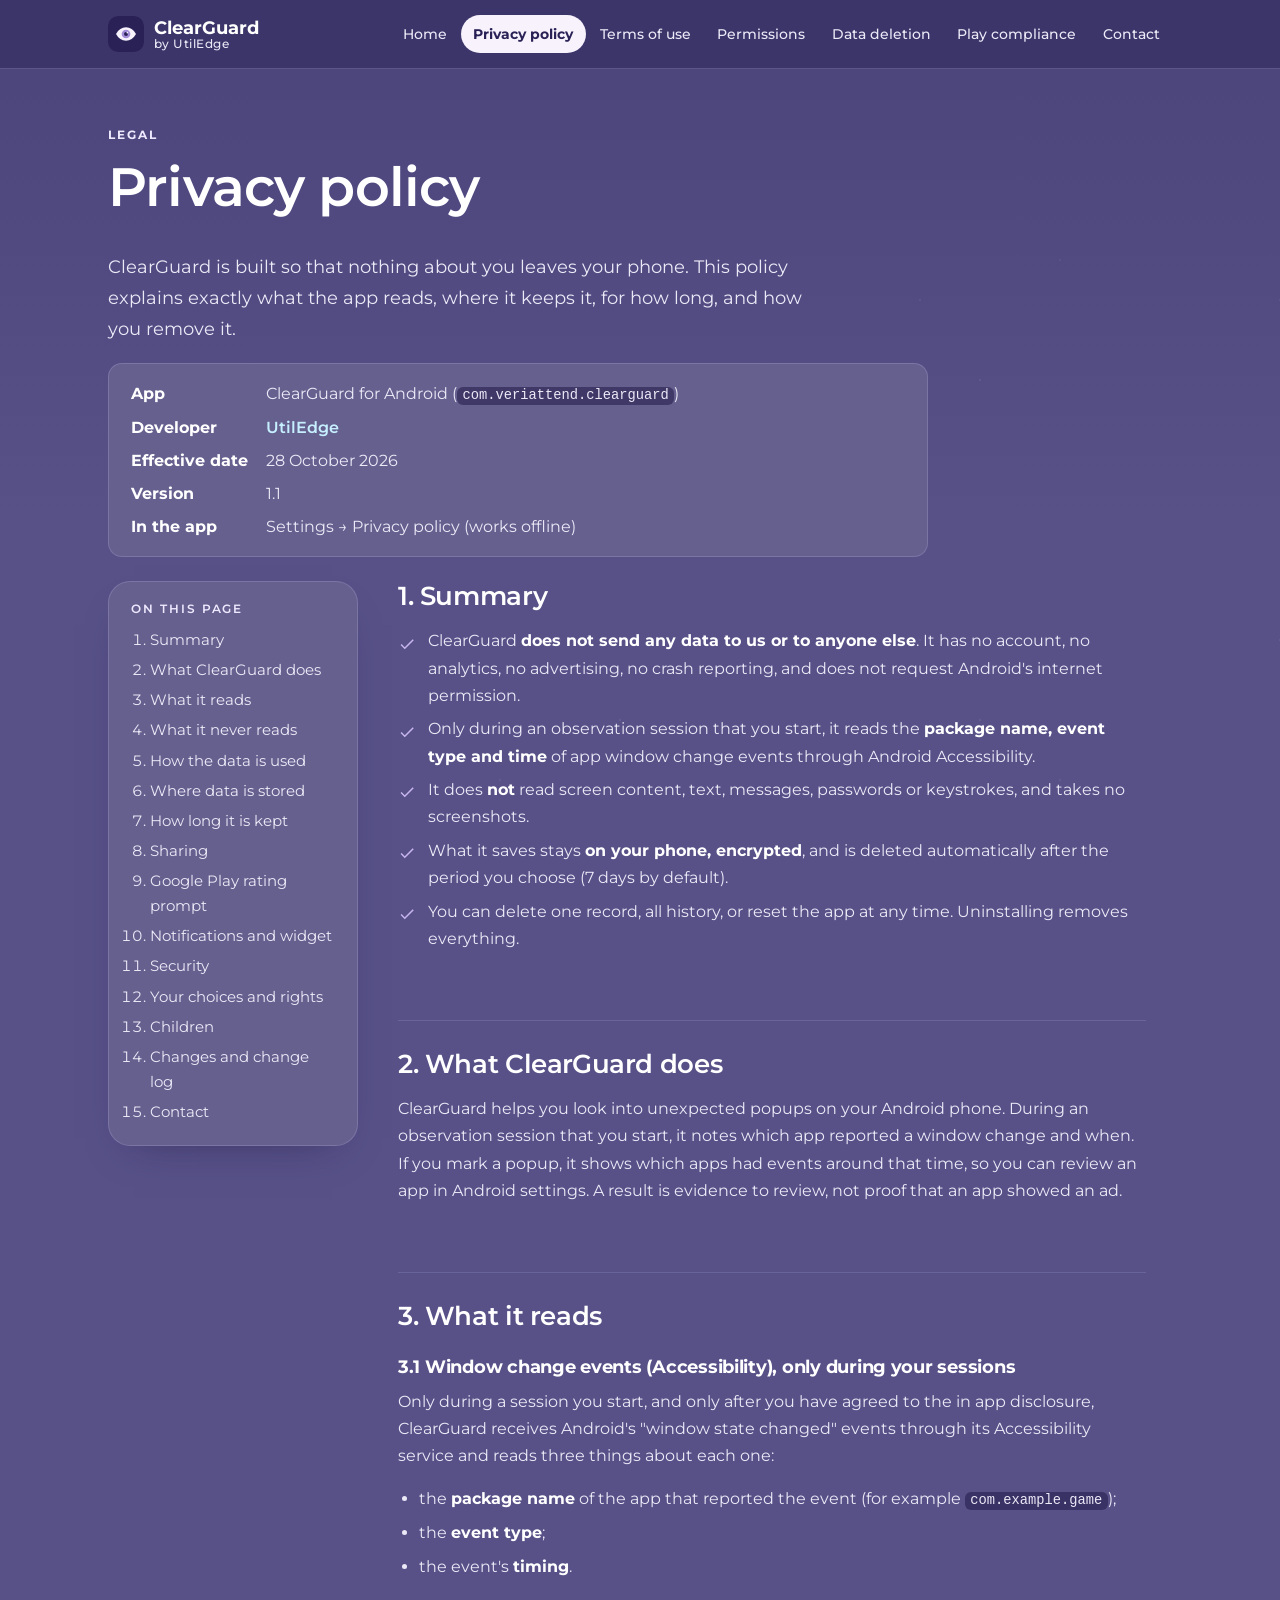
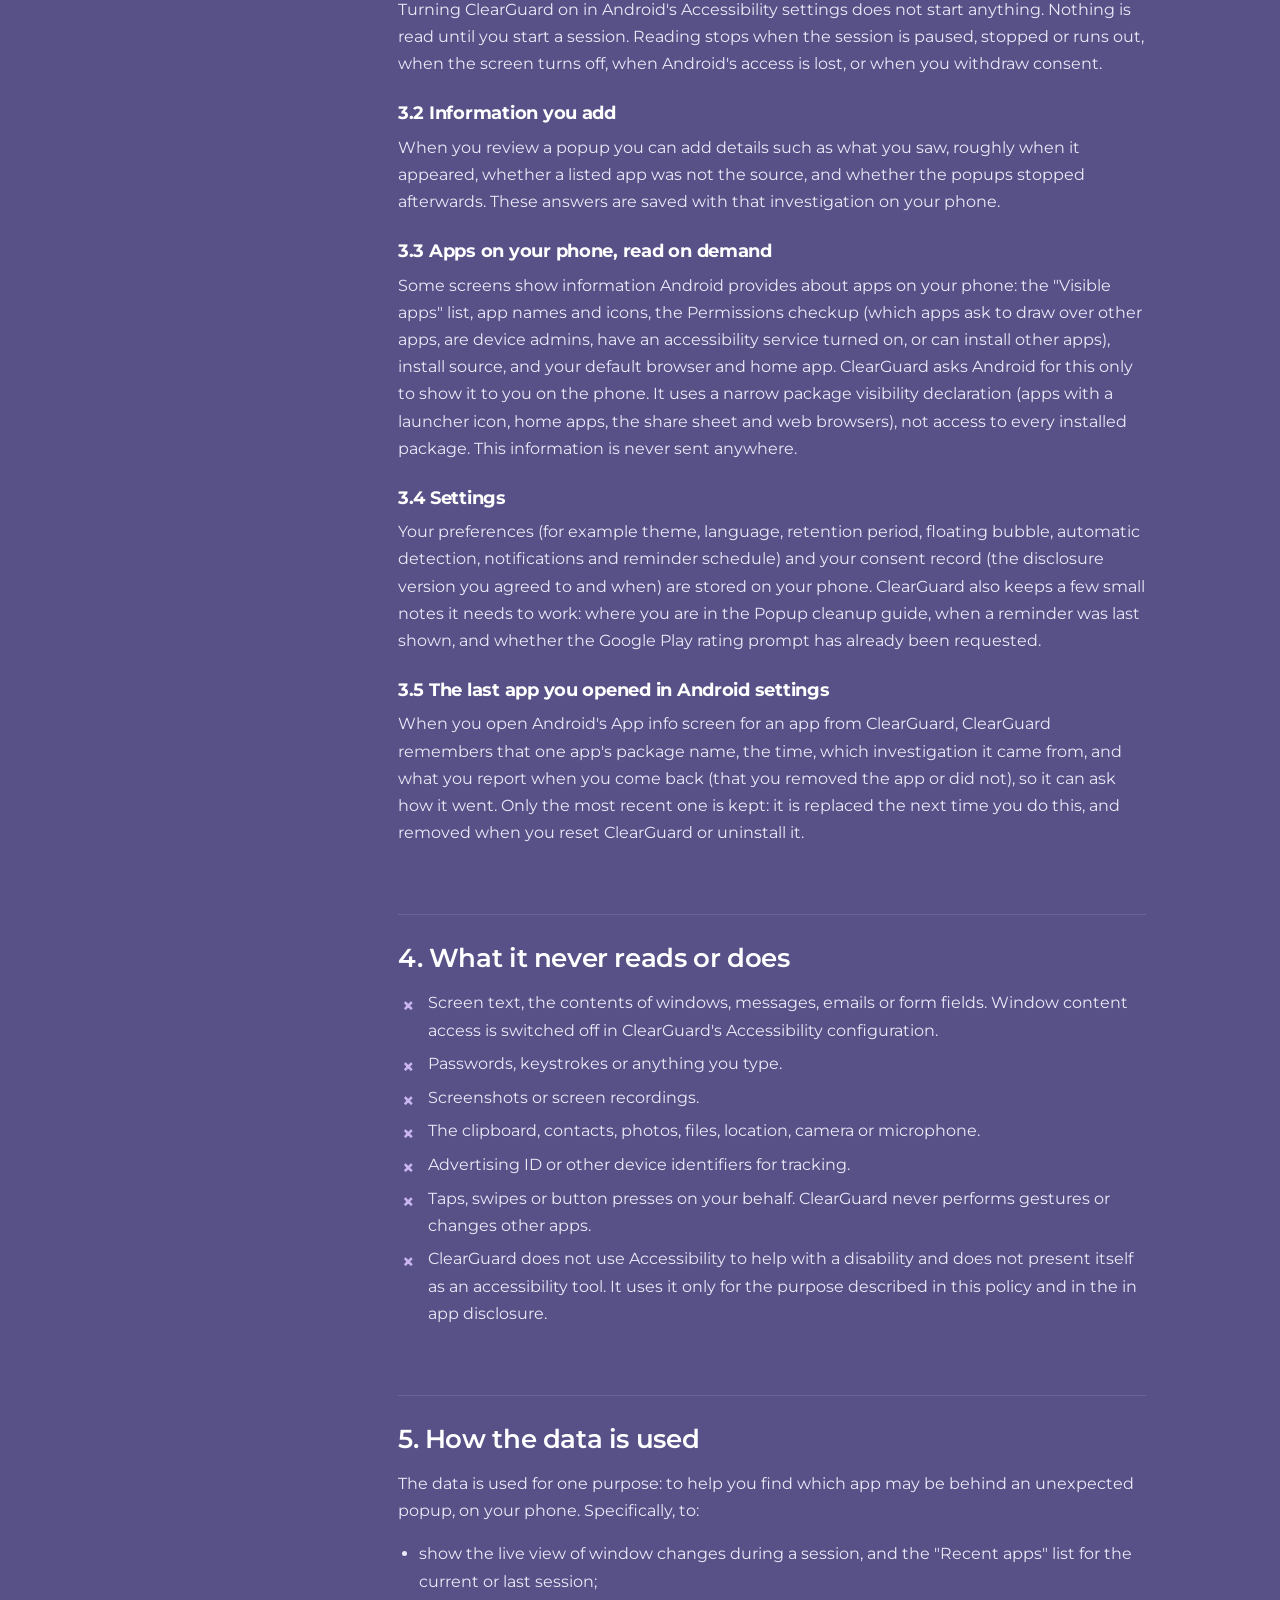
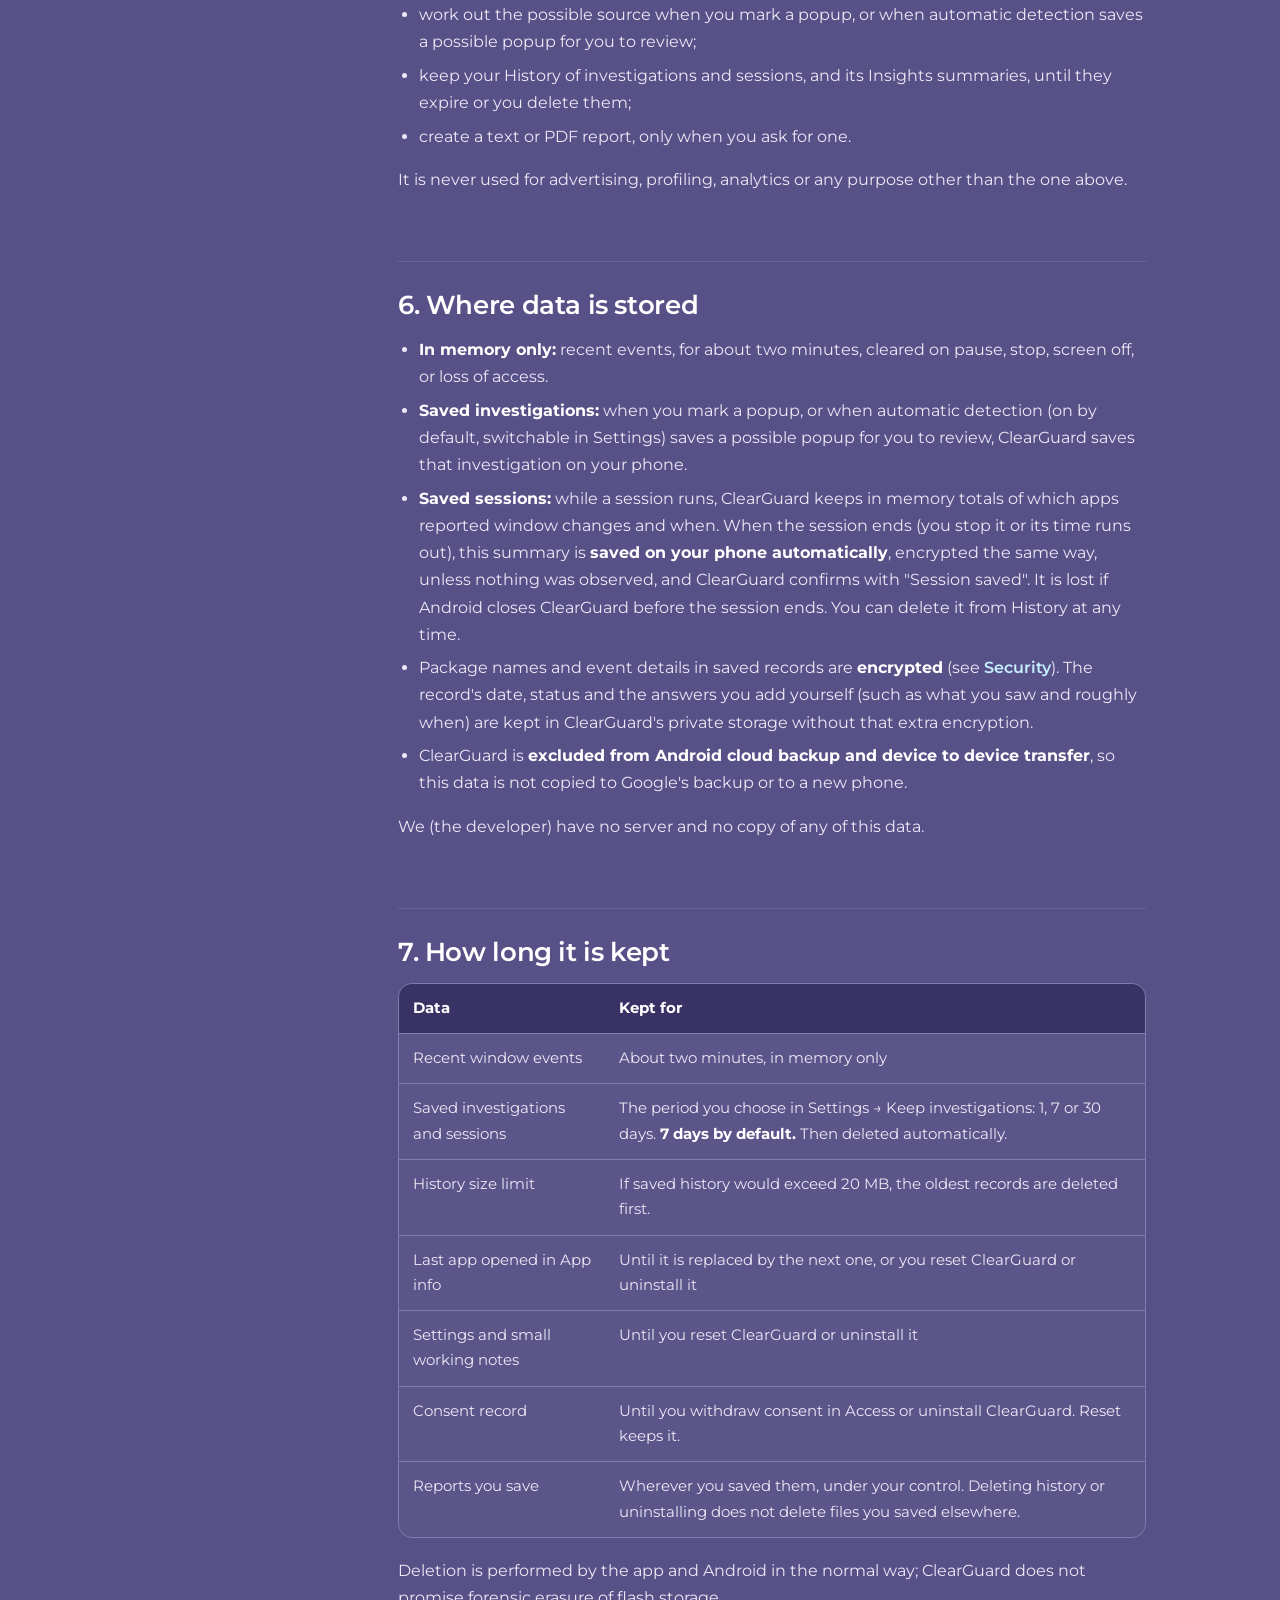
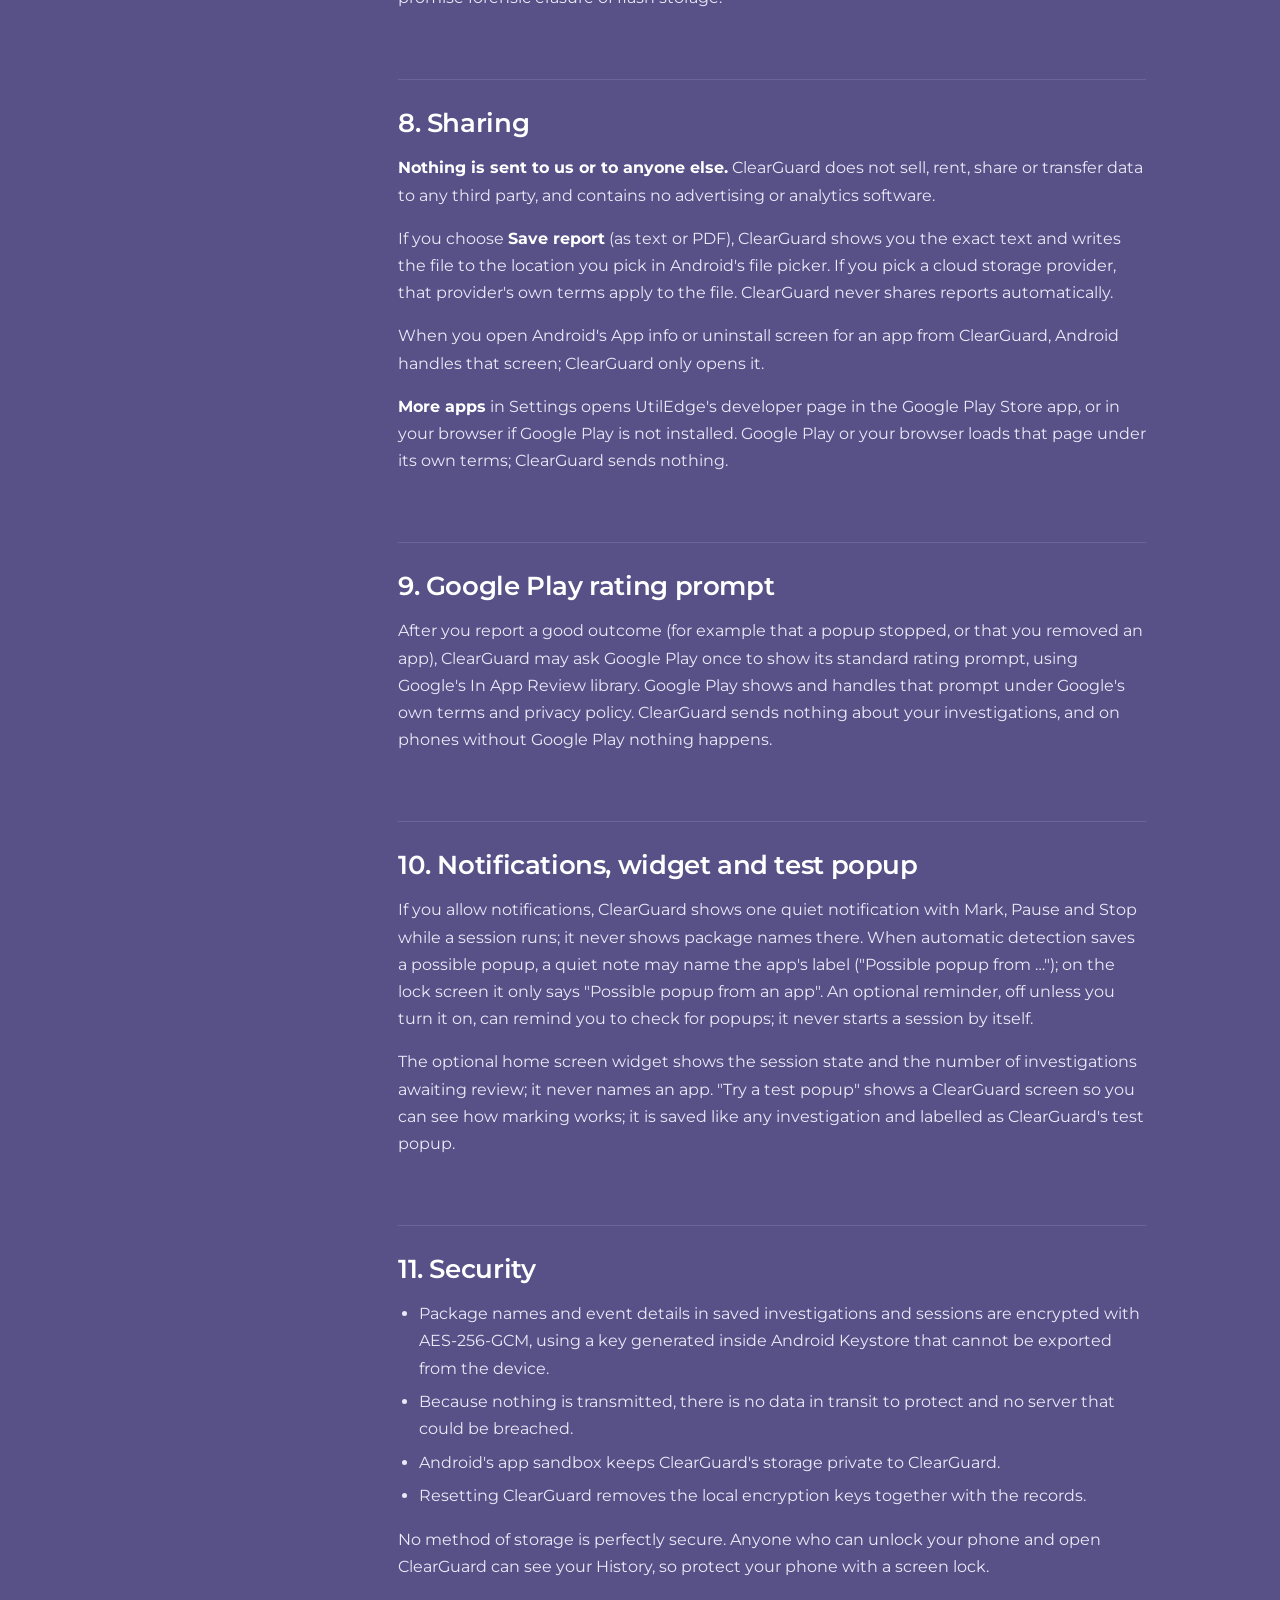
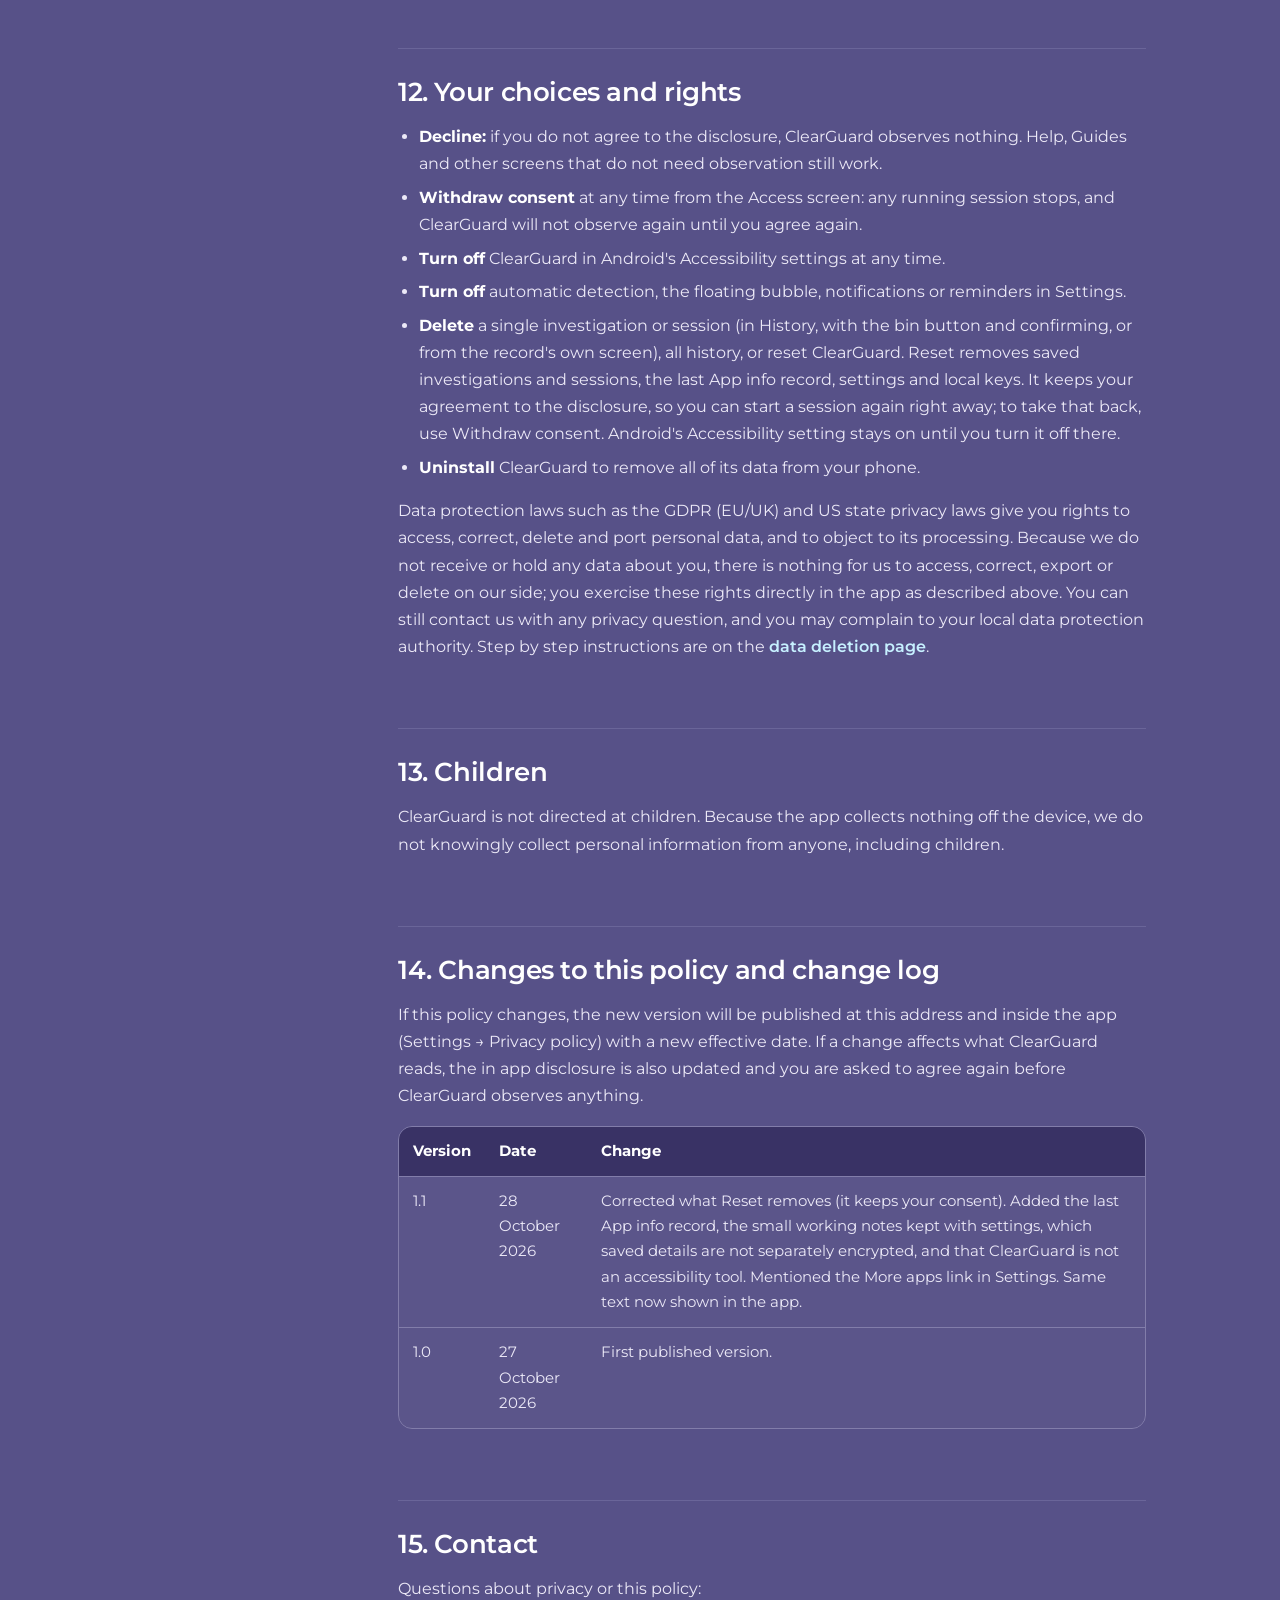
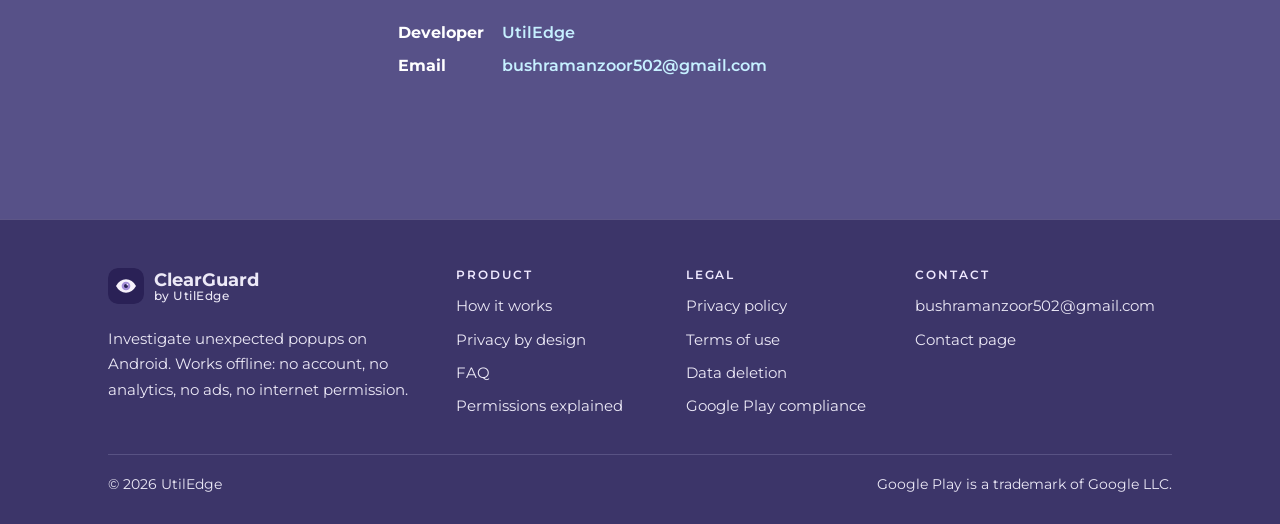
<file: privacy-policy.html>
<!doctype html>
<html lang="en">
<head>
  <meta charset="utf-8">
  <meta name="viewport" content="width=device-width, initial-scale=1">
  <title>Privacy policy | ClearGuard</title>
  <meta name="description" content="ClearGuard privacy policy: what the Android app reads, where it is kept, how long, and how to delete it. Nothing is sent to us or anyone else.">
  <meta name="theme-color" content="#4B4577">
  <meta name="color-scheme" content="dark">
  <meta name="referrer" content="no-referrer">
  <meta property="og:title" content="Privacy policy | ClearGuard">
  <meta property="og:description" content="ClearGuard privacy policy: what the Android app reads, where it is kept, how long, and how to delete it. Nothing is sent to us or anyone else.">
  <meta property="og:type" content="website">
  <link rel="icon" href="assets/img/logo.svg" type="image/svg+xml">
  <link rel="preload" href="assets/fonts/montserrat.ttf" as="font" type="font/ttf" crossorigin>
  <link rel="stylesheet" href="assets/css/style.css">
  <script src="assets/js/site.js"></script>
</head>
<body>
  <a class="skip-link" href="#main">Skip to main content</a>
  <header class="site-header">
    <div class="container header-inner">
      <a class="brand" href="index.html">
        <img src="assets/img/logo.svg" alt="" width="36" height="36">
        <span>ClearGuard<small>by UtilEdge</small></span>
      </a>
      <button class="nav-toggle" type="button" aria-expanded="false" aria-controls="site-nav">Menu</button>
      <nav id="site-nav" class="site-nav" aria-label="Main">
        <ul>
          <li><a href="index.html">Home</a></li>
          <li><a href="privacy-policy.html" aria-current="page">Privacy policy</a></li>
          <li><a href="terms-of-use.html">Terms of use</a></li>
          <li><a href="permissions.html">Permissions</a></li>
          <li><a href="data-deletion.html">Data deletion</a></li>
          <li><a href="play-store-compliance.html">Play compliance</a></li>
          <li><a href="contact.html">Contact</a></li>
        </ul>
      </nav>
    </div>
  </header>

  <main id="main" tabindex="-1">
    <div class="container">
      <header class="page-head">
        <span class="eyebrow">Legal</span>
        <h1>Privacy policy</h1>
        <p class="lede">ClearGuard is built so that nothing about you leaves your phone. This policy explains exactly what the app reads, where it keeps it, for how long, and how you remove it.</p>
        <dl class="facts doc-card" aria-label="Document details">
          <dt>App</dt><dd>ClearGuard for Android (<code>com.veriattend.clearguard</code>)</dd>
          <dt>Developer</dt><dd><a href="https://play.google.com/store/apps/developer?id=UtilEdge" rel="noopener">UtilEdge</a></dd>
          <dt>Effective date</dt><dd><time datetime="2026-10-28">28 October 2026</time></dd>
          <dt>Version</dt><dd>1.1</dd>
          <dt>In the app</dt><dd>Settings → Privacy policy (works offline)</dd>
        </dl>
      </header>

      <div class="legal">
        <nav class="toc card" aria-label="Privacy policy contents">
          <h2>On this page</h2>
          <ol>
            <li><a href="#summary">Summary</a></li>
            <li><a href="#what-it-does">What ClearGuard does</a></li>
            <li><a href="#reads">What it reads</a></li>
            <li><a href="#not-read">What it never reads</a></li>
            <li><a href="#use">How the data is used</a></li>
            <li><a href="#storage">Where data is stored</a></li>
            <li><a href="#retention">How long it is kept</a></li>
            <li><a href="#sharing">Sharing</a></li>
            <li><a href="#google-play">Google Play rating prompt</a></li>
            <li><a href="#notifications">Notifications and widget</a></li>
            <li><a href="#security">Security</a></li>
            <li><a href="#choices">Your choices and rights</a></li>
            <li><a href="#children">Children</a></li>
            <li><a href="#changes">Changes and change log</a></li>
            <li><a href="#contact">Contact</a></li>
          </ol>
        </nav>

        <div class="legal-body">
          <section id="summary" aria-labelledby="h-summary">
            <h2 id="h-summary">1. Summary</h2>
            <ul class="checklist">
              <li>ClearGuard <strong>does not send any data to us or to anyone else</strong>. It has no account, no analytics, no advertising, no crash reporting, and does not request Android's internet permission.</li>
              <li>Only during an observation session that you start, it reads the <strong>package name, event type and time</strong> of app window change events through Android Accessibility.</li>
              <li>It does <strong>not</strong> read screen content, text, messages, passwords or keystrokes, and takes no screenshots.</li>
              <li>What it saves stays <strong>on your phone, encrypted</strong>, and is deleted automatically after the period you choose (7 days by default).</li>
              <li>You can delete one record, all history, or reset the app at any time. Uninstalling removes everything.</li>
            </ul>
          </section>

          <section id="what-it-does" aria-labelledby="h-what">
            <h2 id="h-what">2. What ClearGuard does</h2>
            <p>ClearGuard helps you look into unexpected popups on your Android phone. During an observation session that you start, it notes which app reported a window change and when. If you mark a popup, it shows which apps had events around that time, so you can review an app in Android settings. A result is evidence to review, not proof that an app showed an ad.</p>
          </section>

          <section id="reads" aria-labelledby="h-reads">
            <h2 id="h-reads">3. What it reads</h2>
            <h3>3.1 Window change events (Accessibility), only during your sessions</h3>
            <p>Only during a session you start, and only after you have agreed to the in app disclosure, ClearGuard receives Android's "window state changed" events through its Accessibility service and reads three things about each one:</p>
            <ul>
              <li>the <strong>package name</strong> of the app that reported the event (for example <code>com.example.game</code>);</li>
              <li>the <strong>event type</strong>;</li>
              <li>the event's <strong>timing</strong>.</li>
            </ul>
            <p>Turning ClearGuard on in Android's Accessibility settings does not start anything. Nothing is read until you start a session. Reading stops when the session is paused, stopped or runs out, when the screen turns off, when Android's access is lost, or when you withdraw consent.</p>

            <h3>3.2 Information you add</h3>
            <p>When you review a popup you can add details such as what you saw, roughly when it appeared, whether a listed app was not the source, and whether the popups stopped afterwards. These answers are saved with that investigation on your phone.</p>

            <h3>3.3 Apps on your phone, read on demand</h3>
            <p>Some screens show information Android provides about apps on your phone: the "Visible apps" list, app names and icons, the Permissions checkup (which apps ask to draw over other apps, are device admins, have an accessibility service turned on, or can install other apps), install source, and your default browser and home app. ClearGuard asks Android for this only to show it to you on the phone. It uses a narrow package visibility declaration (apps with a launcher icon, home apps, the share sheet and web browsers), not access to every installed package. This information is never sent anywhere.</p>

            <h3>3.4 Settings</h3>
            <p>Your preferences (for example theme, language, retention period, floating bubble, automatic detection, notifications and reminder schedule) and your consent record (the disclosure version you agreed to and when) are stored on your phone. ClearGuard also keeps a few small notes it needs to work: where you are in the Popup cleanup guide, when a reminder was last shown, and whether the Google Play rating prompt has already been requested.</p>

            <h3>3.5 The last app you opened in Android settings</h3>
            <p>When you open Android's App info screen for an app from ClearGuard, ClearGuard remembers that one app's package name, the time, which investigation it came from, and what you report when you come back (that you removed the app or did not), so it can ask how it went. Only the most recent one is kept: it is replaced the next time you do this, and removed when you reset ClearGuard or uninstall it.</p>
          </section>

          <section id="not-read" aria-labelledby="h-notread">
            <h2 id="h-notread">4. What it never reads or does</h2>
            <ul class="nolist">
              <li>Screen text, the contents of windows, messages, emails or form fields. Window content access is switched off in ClearGuard's Accessibility configuration.</li>
              <li>Passwords, keystrokes or anything you type.</li>
              <li>Screenshots or screen recordings.</li>
              <li>The clipboard, contacts, photos, files, location, camera or microphone.</li>
              <li>Advertising ID or other device identifiers for tracking.</li>
              <li>Taps, swipes or button presses on your behalf. ClearGuard never performs gestures or changes other apps.</li>
              <li>ClearGuard does not use Accessibility to help with a disability and does not present itself as an accessibility tool. It uses it only for the purpose described in this policy and in the in app disclosure.</li>
            </ul>
          </section>

          <section id="use" aria-labelledby="h-use">
            <h2 id="h-use">5. How the data is used</h2>
            <p>The data is used for one purpose: to help you find which app may be behind an unexpected popup, on your phone. Specifically, to:</p>
            <ul>
              <li>show the live view of window changes during a session, and the "Recent apps" list for the current or last session;</li>
              <li>work out the possible source when you mark a popup, or when automatic detection saves a possible popup for you to review;</li>
              <li>keep your History of investigations and sessions, and its Insights summaries, until they expire or you delete them;</li>
              <li>create a text or PDF report, only when you ask for one.</li>
            </ul>
            <p>It is never used for advertising, profiling, analytics or any purpose other than the one above.</p>
          </section>

          <section id="storage" aria-labelledby="h-storage">
            <h2 id="h-storage">6. Where data is stored</h2>
            <ul>
              <li><strong>In memory only:</strong> recent events, for about two minutes, cleared on pause, stop, screen off, or loss of access.</li>
              <li><strong>Saved investigations:</strong> when you mark a popup, or when automatic detection (on by default, switchable in Settings) saves a possible popup for you to review, ClearGuard saves that investigation on your phone.</li>
              <li><strong>Saved sessions:</strong> while a session runs, ClearGuard keeps in memory totals of which apps reported window changes and when. When the session ends (you stop it or its time runs out), this summary is <strong>saved on your phone automatically</strong>, encrypted the same way, unless nothing was observed, and ClearGuard confirms with "Session saved". It is lost if Android closes ClearGuard before the session ends. You can delete it from History at any time.</li>
              <li>Package names and event details in saved records are <strong>encrypted</strong> (see <a href="#security">Security</a>). The record's date, status and the answers you add yourself (such as what you saw and roughly when) are kept in ClearGuard's private storage without that extra encryption.</li>
              <li>ClearGuard is <strong>excluded from Android cloud backup and device to device transfer</strong>, so this data is not copied to Google's backup or to a new phone.</li>
            </ul>
            <p>We (the developer) have no server and no copy of any of this data.</p>
          </section>

          <section id="retention" aria-labelledby="h-retention">
            <h2 id="h-retention">7. How long it is kept</h2>
            <div class="table-wrap">
              <table>
                <caption class="visually-hidden">Retention of each kind of data</caption>
                <thead><tr><th scope="col">Data</th><th scope="col">Kept for</th></tr></thead>
                <tbody>
                  <tr><td>Recent window events</td><td>About two minutes, in memory only</td></tr>
                  <tr><td>Saved investigations and sessions</td><td>The period you choose in Settings → Keep investigations: 1, 7 or 30 days. <strong>7 days by default.</strong> Then deleted automatically.</td></tr>
                  <tr><td>History size limit</td><td>If saved history would exceed 20 MB, the oldest records are deleted first.</td></tr>
                  <tr><td>Last app opened in App info</td><td>Until it is replaced by the next one, or you reset ClearGuard or uninstall it</td></tr>
                  <tr><td>Settings and small working notes</td><td>Until you reset ClearGuard or uninstall it</td></tr>
                  <tr><td>Consent record</td><td>Until you withdraw consent in Access or uninstall ClearGuard. Reset keeps it.</td></tr>
                  <tr><td>Reports you save</td><td>Wherever you saved them, under your control. Deleting history or uninstalling does not delete files you saved elsewhere.</td></tr>
                </tbody>
              </table>
            </div>
            <p>Deletion is performed by the app and Android in the normal way; ClearGuard does not promise forensic erasure of flash storage.</p>
          </section>

          <section id="sharing" aria-labelledby="h-sharing">
            <h2 id="h-sharing">8. Sharing</h2>
            <p><strong>Nothing is sent to us or to anyone else.</strong> ClearGuard does not sell, rent, share or transfer data to any third party, and contains no advertising or analytics software.</p>
            <p>If you choose <strong>Save report</strong> (as text or PDF), ClearGuard shows you the exact text and writes the file to the location you pick in Android's file picker. If you pick a cloud storage provider, that provider's own terms apply to the file. ClearGuard never shares reports automatically.</p>
            <p>When you open Android's App info or uninstall screen for an app from ClearGuard, Android handles that screen; ClearGuard only opens it.</p>
            <p><strong>More apps</strong> in Settings opens UtilEdge's developer page in the Google Play Store app, or in your browser if Google Play is not installed. Google Play or your browser loads that page under its own terms; ClearGuard sends nothing.</p>
          </section>

          <section id="google-play" aria-labelledby="h-play">
            <h2 id="h-play">9. Google Play rating prompt</h2>
            <p>After you report a good outcome (for example that a popup stopped, or that you removed an app), ClearGuard may ask Google Play once to show its standard rating prompt, using Google's In App Review library. Google Play shows and handles that prompt under Google's own terms and privacy policy. ClearGuard sends nothing about your investigations, and on phones without Google Play nothing happens.</p>
          </section>

          <section id="notifications" aria-labelledby="h-notif">
            <h2 id="h-notif">10. Notifications, widget and test popup</h2>
            <p>If you allow notifications, ClearGuard shows one quiet notification with Mark, Pause and Stop while a session runs; it never shows package names there. When automatic detection saves a possible popup, a quiet note may name the app's label ("Possible popup from …"); on the lock screen it only says "Possible popup from an app". An optional reminder, off unless you turn it on, can remind you to check for popups; it never starts a session by itself.</p>
            <p>The optional home screen widget shows the session state and the number of investigations awaiting review; it never names an app. "Try a test popup" shows a ClearGuard screen so you can see how marking works; it is saved like any investigation and labelled as ClearGuard's test popup.</p>
          </section>

          <section id="security" aria-labelledby="h-security">
            <h2 id="h-security">11. Security</h2>
            <ul>
              <li>Package names and event details in saved investigations and sessions are encrypted with AES-256-GCM, using a key generated inside Android Keystore that cannot be exported from the device.</li>
              <li>Because nothing is transmitted, there is no data in transit to protect and no server that could be breached.</li>
              <li>Android's app sandbox keeps ClearGuard's storage private to ClearGuard.</li>
              <li>Resetting ClearGuard removes the local encryption keys together with the records.</li>
            </ul>
            <p>No method of storage is perfectly secure. Anyone who can unlock your phone and open ClearGuard can see your History, so protect your phone with a screen lock.</p>
          </section>

          <section id="choices" aria-labelledby="h-choices">
            <h2 id="h-choices">12. Your choices and rights</h2>
            <ul>
              <li><strong>Decline:</strong> if you do not agree to the disclosure, ClearGuard observes nothing. Help, Guides and other screens that do not need observation still work.</li>
              <li><strong>Withdraw consent</strong> at any time from the Access screen: any running session stops, and ClearGuard will not observe again until you agree again.</li>
              <li><strong>Turn off</strong> ClearGuard in Android's Accessibility settings at any time.</li>
              <li><strong>Turn off</strong> automatic detection, the floating bubble, notifications or reminders in Settings.</li>
              <li><strong>Delete</strong> a single investigation or session (in History, with the bin button and confirming, or from the record's own screen), all history, or reset ClearGuard. Reset removes saved investigations and sessions, the last App info record, settings and local keys. It keeps your agreement to the disclosure, so you can start a session again right away; to take that back, use Withdraw consent. Android's Accessibility setting stays on until you turn it off there.</li>
              <li><strong>Uninstall</strong> ClearGuard to remove all of its data from your phone.</li>
            </ul>
            <p>Data protection laws such as the GDPR (EU/UK) and US state privacy laws give you rights to access, correct, delete and port personal data, and to object to its processing. Because we do not receive or hold any data about you, there is nothing for us to access, correct, export or delete on our side; you exercise these rights directly in the app as described above. You can still contact us with any privacy question, and you may complain to your local data protection authority. Step by step instructions are on the <a href="data-deletion.html">data deletion page</a>.</p>
          </section>

          <section id="children" aria-labelledby="h-children">
            <h2 id="h-children">13. Children</h2>
            <p>ClearGuard is not directed at children. Because the app collects nothing off the device, we do not knowingly collect personal information from anyone, including children.</p>
          </section>

          <section id="changes" aria-labelledby="h-changes">
            <h2 id="h-changes">14. Changes to this policy and change log</h2>
            <p>If this policy changes, the new version will be published at this address and inside the app (Settings → Privacy policy) with a new effective date. If a change affects what ClearGuard reads, the in app disclosure is also updated and you are asked to agree again before ClearGuard observes anything.</p>
            <div class="table-wrap">
              <table>
                <caption class="visually-hidden">Policy change log</caption>
                <thead><tr><th scope="col">Version</th><th scope="col">Date</th><th scope="col">Change</th></tr></thead>
                <tbody>
                  <tr><td>1.1</td><td><time datetime="2026-10-28">28 October 2026</time></td><td>Corrected what Reset removes (it keeps your consent). Added the last App info record, the small working notes kept with settings, which saved details are not separately encrypted, and that ClearGuard is not an accessibility tool. Mentioned the More apps link in Settings. Same text now shown in the app.</td></tr>
                  <tr><td>1.0</td><td><time datetime="2026-10-27">27 October 2026</time></td><td>First published version.</td></tr>
                </tbody>
              </table>
            </div>
          </section>

          <section id="contact" aria-labelledby="h-contact">
            <h2 id="h-contact">15. Contact</h2>
            <p>Questions about privacy or this policy:</p>
            <dl class="facts">
              <dt>Developer</dt><dd><a href="https://play.google.com/store/apps/developer?id=UtilEdge" rel="noopener">UtilEdge</a></dd>
              <dt>Email</dt><dd><a href="mailto:bushramanzoor502@gmail.com">bushramanzoor502@gmail.com</a></dd>
            </dl>
          </section>
        </div>
      </div>
    </div>
  </main>

  <footer class="site-footer">
    <div class="container">
      <div class="footer-grid">
        <div class="footer-brand">
          <a class="brand" href="index.html"><img src="assets/img/logo.svg" alt="" width="36" height="36"><span>ClearGuard<small>by UtilEdge</small></span></a>
          <p>Investigate unexpected popups on Android. Works offline: no account, no analytics, no ads, no internet permission.</p>
        </div>
        <nav aria-label="Product">
          <h2>Product</h2>
          <ul>
            <li><a href="index.html#how">How it works</a></li>
            <li><a href="index.html#privacy">Privacy by design</a></li>
            <li><a href="index.html#faq">FAQ</a></li>
            <li><a href="permissions.html">Permissions explained</a></li>
          </ul>
        </nav>
        <nav aria-label="Legal">
          <h2>Legal</h2>
          <ul>
            <li><a href="privacy-policy.html">Privacy policy</a></li>
            <li><a href="terms-of-use.html">Terms of use</a></li>
            <li><a href="data-deletion.html">Data deletion</a></li>
            <li><a href="play-store-compliance.html">Google Play compliance</a></li>
          </ul>
        </nav>
        <div>
          <h2>Contact</h2>
          <ul>
            <li><a href="mailto:bushramanzoor502@gmail.com">bushramanzoor502@gmail.com</a></li>
            <li><a href="contact.html">Contact page</a></li>
          </ul>
        </div>
      </div>
      <div class="footer-bottom">
        <span>&copy; 2026 UtilEdge</span>
        <span>Google Play is a trademark of Google LLC.</span>
      </div>
    </div>
  </footer>
</body>
</html>
</file>
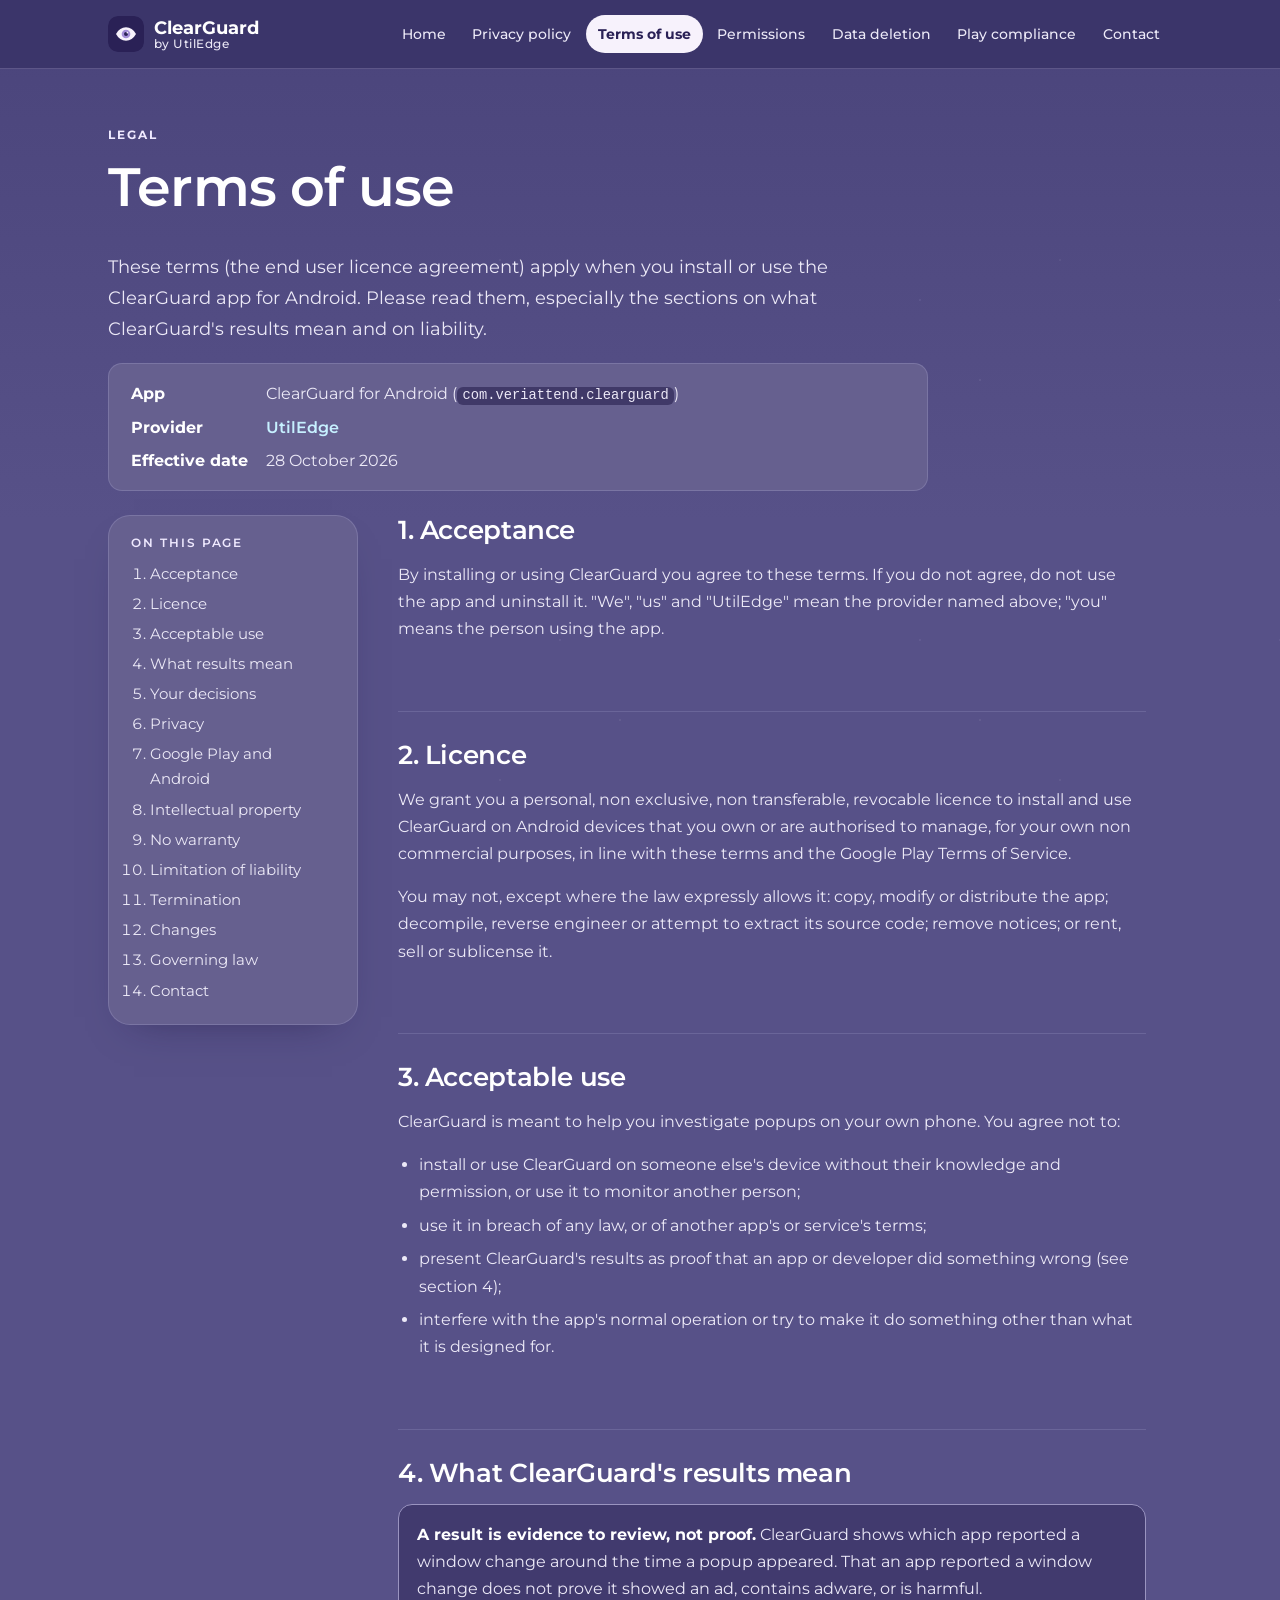
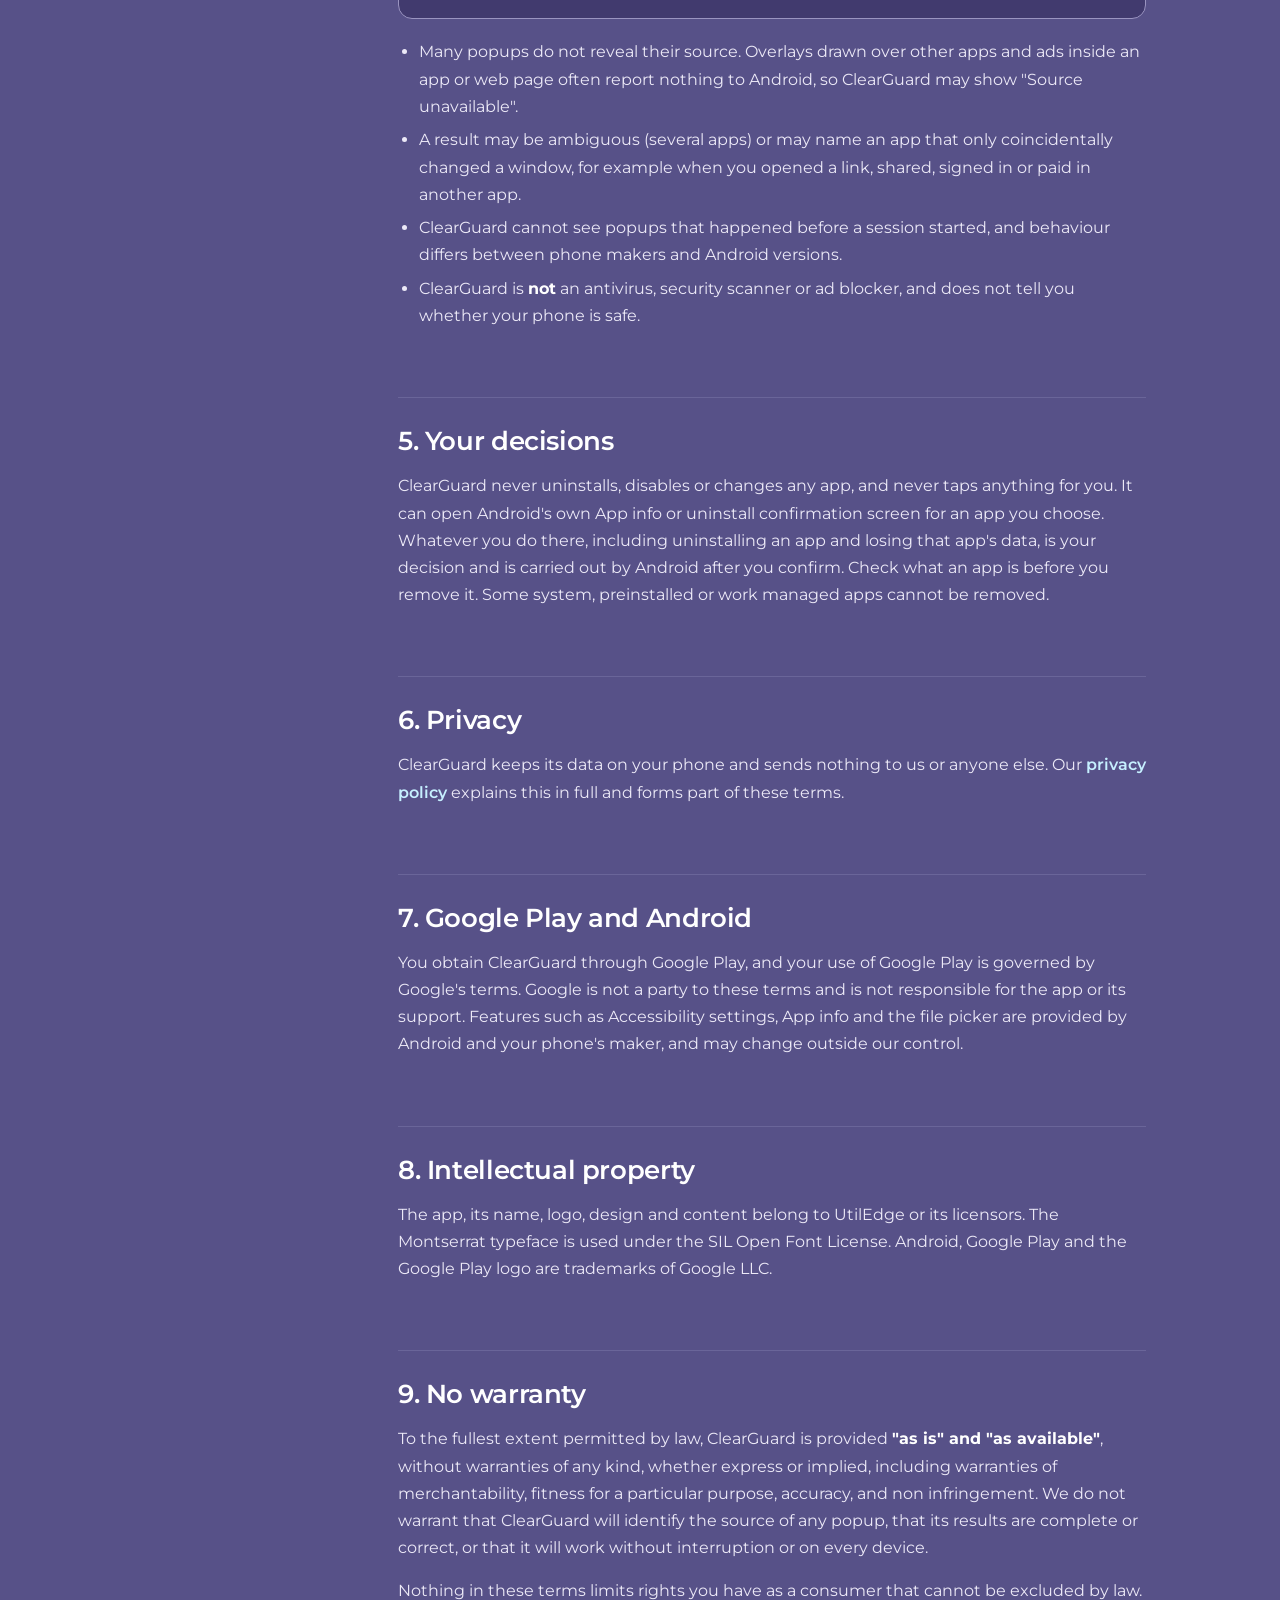
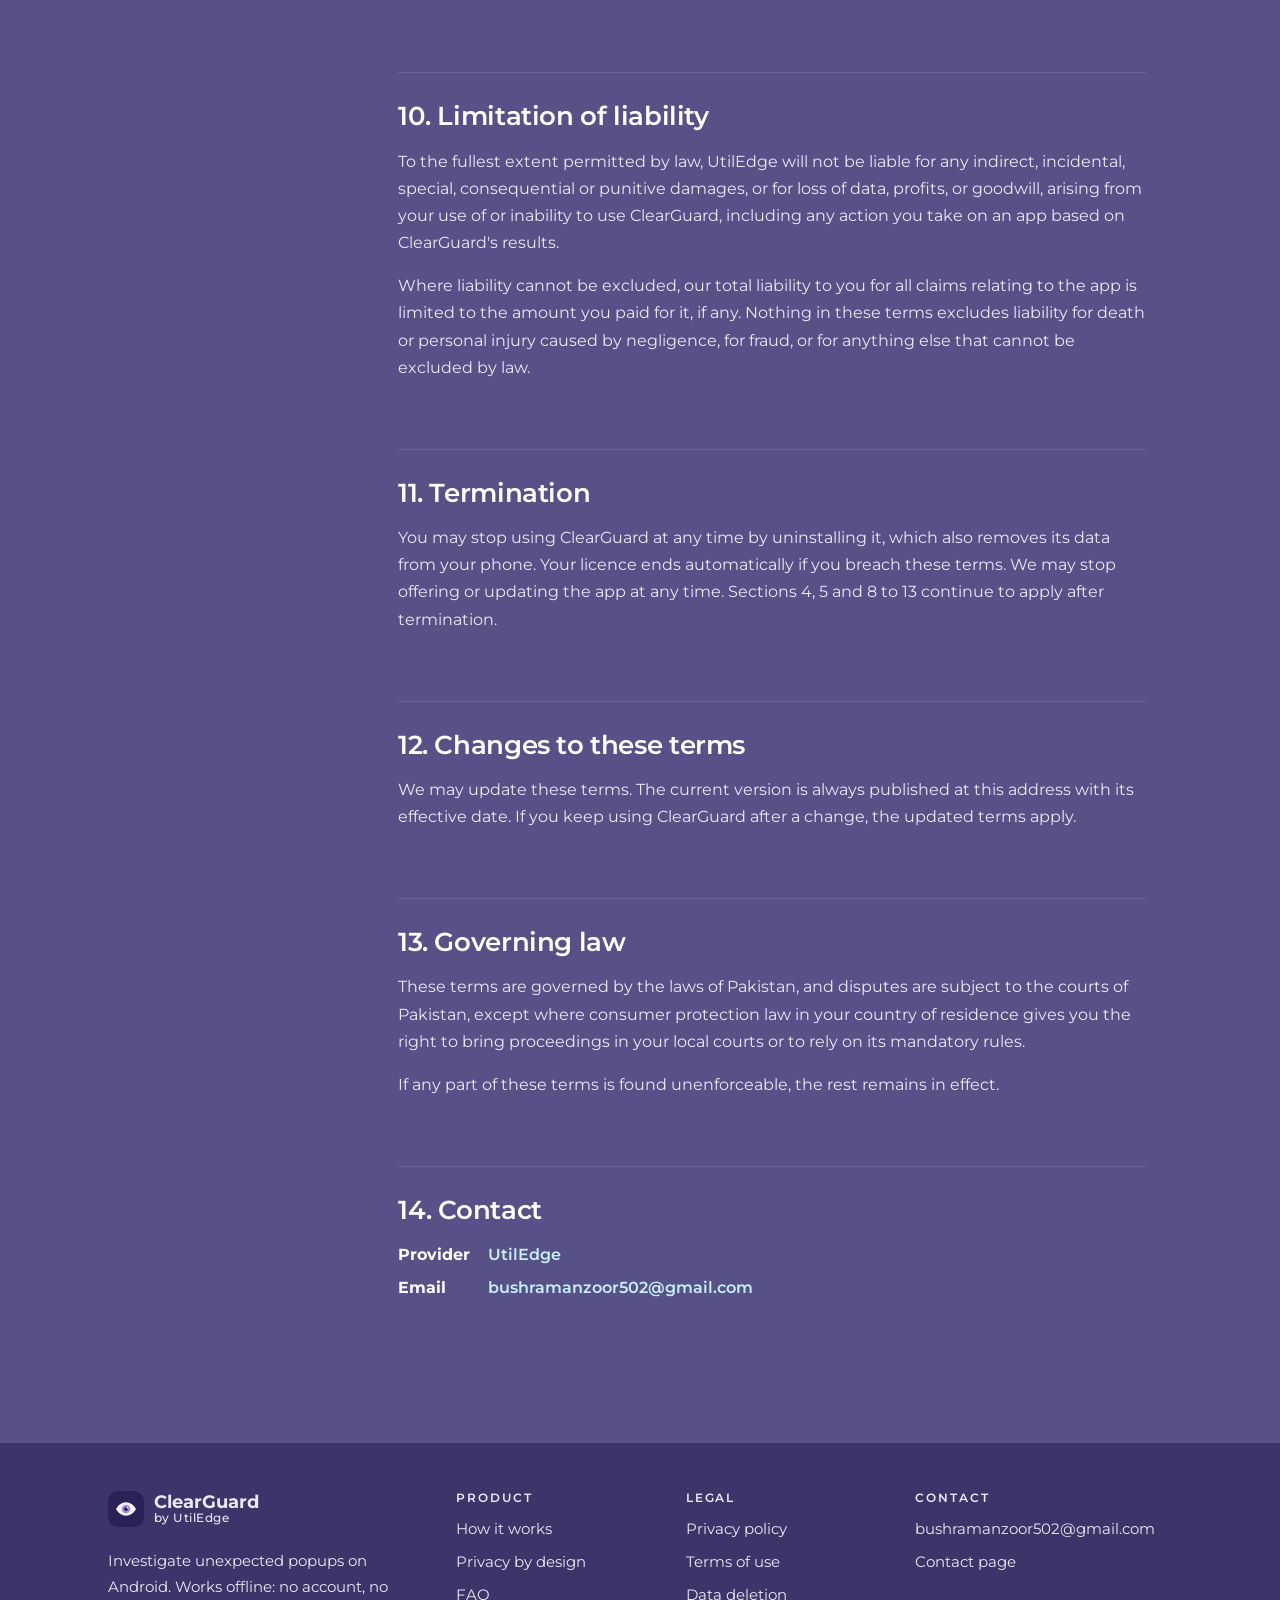
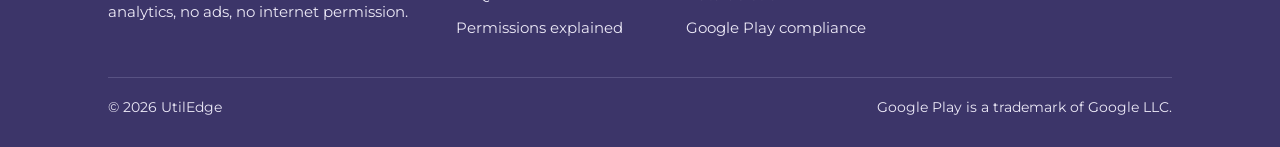
<file: terms-of-use.html>
<!doctype html>
<html lang="en">
<head>
  <meta charset="utf-8">
  <meta name="viewport" content="width=device-width, initial-scale=1">
  <title>Terms of use | ClearGuard</title>
  <meta name="description" content="Terms of use and end user licence for the ClearGuard Android app by UtilEdge.">
  <meta name="theme-color" content="#4B4577">
  <meta name="color-scheme" content="dark">
  <meta name="referrer" content="no-referrer">
  <meta property="og:title" content="Terms of use | ClearGuard">
  <meta property="og:description" content="Terms of use and end user licence for the ClearGuard Android app by UtilEdge.">
  <meta property="og:type" content="website">
  <link rel="icon" href="assets/img/logo.svg" type="image/svg+xml">
  <link rel="preload" href="assets/fonts/montserrat.ttf" as="font" type="font/ttf" crossorigin>
  <link rel="stylesheet" href="assets/css/style.css">
  <script src="assets/js/site.js"></script>
</head>
<body>
  <a class="skip-link" href="#main">Skip to main content</a>
  <header class="site-header">
    <div class="container header-inner">
      <a class="brand" href="index.html">
        <img src="assets/img/logo.svg" alt="" width="36" height="36">
        <span>ClearGuard<small>by UtilEdge</small></span>
      </a>
      <button class="nav-toggle" type="button" aria-expanded="false" aria-controls="site-nav">Menu</button>
      <nav id="site-nav" class="site-nav" aria-label="Main">
        <ul>
          <li><a href="index.html">Home</a></li>
          <li><a href="privacy-policy.html">Privacy policy</a></li>
          <li><a href="terms-of-use.html" aria-current="page">Terms of use</a></li>
          <li><a href="permissions.html">Permissions</a></li>
          <li><a href="data-deletion.html">Data deletion</a></li>
          <li><a href="play-store-compliance.html">Play compliance</a></li>
          <li><a href="contact.html">Contact</a></li>
        </ul>
      </nav>
    </div>
  </header>

  <main id="main" tabindex="-1">
    <div class="container">
      <header class="page-head">
        <span class="eyebrow">Legal</span>
        <h1>Terms of use</h1>
        <p class="lede">These terms (the end user licence agreement) apply when you install or use the ClearGuard app for Android. Please read them, especially the sections on what ClearGuard's results mean and on liability.</p>
        <dl class="facts doc-card" aria-label="Document details">
          <dt>App</dt><dd>ClearGuard for Android (<code>com.veriattend.clearguard</code>)</dd>
          <dt>Provider</dt><dd><a href="https://play.google.com/store/apps/developer?id=UtilEdge" rel="noopener">UtilEdge</a></dd>
          <dt>Effective date</dt><dd><time datetime="2026-10-28">28 October 2026</time></dd>
        </dl>
      </header>

      <div class="legal">
        <nav class="toc card" aria-label="Terms contents">
          <h2>On this page</h2>
          <ol>
            <li><a href="#acceptance">Acceptance</a></li>
            <li><a href="#licence">Licence</a></li>
            <li><a href="#acceptable-use">Acceptable use</a></li>
            <li><a href="#results">What results mean</a></li>
            <li><a href="#your-decisions">Your decisions</a></li>
            <li><a href="#privacy">Privacy</a></li>
            <li><a href="#third-parties">Google Play and Android</a></li>
            <li><a href="#ip">Intellectual property</a></li>
            <li><a href="#warranty">No warranty</a></li>
            <li><a href="#liability">Limitation of liability</a></li>
            <li><a href="#termination">Termination</a></li>
            <li><a href="#changes">Changes</a></li>
            <li><a href="#law">Governing law</a></li>
            <li><a href="#contact">Contact</a></li>
          </ol>
        </nav>

        <div class="legal-body">
          <section id="acceptance" aria-labelledby="h-acc">
            <h2 id="h-acc">1. Acceptance</h2>
            <p>By installing or using ClearGuard you agree to these terms. If you do not agree, do not use the app and uninstall it. "We", "us" and "UtilEdge" mean the provider named above; "you" means the person using the app.</p>
          </section>

          <section id="licence" aria-labelledby="h-lic">
            <h2 id="h-lic">2. Licence</h2>
            <p>We grant you a personal, non exclusive, non transferable, revocable licence to install and use ClearGuard on Android devices that you own or are authorised to manage, for your own non commercial purposes, in line with these terms and the Google Play Terms of Service.</p>
            <p>You may not, except where the law expressly allows it: copy, modify or distribute the app; decompile, reverse engineer or attempt to extract its source code; remove notices; or rent, sell or sublicense it.</p>
          </section>

          <section id="acceptable-use" aria-labelledby="h-use">
            <h2 id="h-use">3. Acceptable use</h2>
            <p>ClearGuard is meant to help you investigate popups on your own phone. You agree not to:</p>
            <ul>
              <li>install or use ClearGuard on someone else's device without their knowledge and permission, or use it to monitor another person;</li>
              <li>use it in breach of any law, or of another app's or service's terms;</li>
              <li>present ClearGuard's results as proof that an app or developer did something wrong (see section 4);</li>
              <li>interfere with the app's normal operation or try to make it do something other than what it is designed for.</li>
            </ul>
          </section>

          <section id="results" aria-labelledby="h-results">
            <h2 id="h-results">4. What ClearGuard's results mean</h2>
            <div class="callout">
              <p><strong>A result is evidence to review, not proof.</strong> ClearGuard shows which app reported a window change around the time a popup appeared. That an app reported a window change does not prove it showed an ad, contains adware, or is harmful.</p>
            </div>
            <ul>
              <li>Many popups do not reveal their source. Overlays drawn over other apps and ads inside an app or web page often report nothing to Android, so ClearGuard may show "Source unavailable".</li>
              <li>A result may be ambiguous (several apps) or may name an app that only coincidentally changed a window, for example when you opened a link, shared, signed in or paid in another app.</li>
              <li>ClearGuard cannot see popups that happened before a session started, and behaviour differs between phone makers and Android versions.</li>
              <li>ClearGuard is <strong>not</strong> an antivirus, security scanner or ad blocker, and does not tell you whether your phone is safe.</li>
            </ul>
          </section>

          <section id="your-decisions" aria-labelledby="h-dec">
            <h2 id="h-dec">5. Your decisions</h2>
            <p>ClearGuard never uninstalls, disables or changes any app, and never taps anything for you. It can open Android's own App info or uninstall confirmation screen for an app you choose. Whatever you do there, including uninstalling an app and losing that app's data, is your decision and is carried out by Android after you confirm. Check what an app is before you remove it. Some system, preinstalled or work managed apps cannot be removed.</p>
          </section>

          <section id="privacy" aria-labelledby="h-priv">
            <h2 id="h-priv">6. Privacy</h2>
            <p>ClearGuard keeps its data on your phone and sends nothing to us or anyone else. Our <a href="privacy-policy.html">privacy policy</a> explains this in full and forms part of these terms.</p>
          </section>

          <section id="third-parties" aria-labelledby="h-3p">
            <h2 id="h-3p">7. Google Play and Android</h2>
            <p>You obtain ClearGuard through Google Play, and your use of Google Play is governed by Google's terms. Google is not a party to these terms and is not responsible for the app or its support. Features such as Accessibility settings, App info and the file picker are provided by Android and your phone's maker, and may change outside our control.</p>
          </section>

          <section id="ip" aria-labelledby="h-ip">
            <h2 id="h-ip">8. Intellectual property</h2>
            <p>The app, its name, logo, design and content belong to UtilEdge or its licensors. The Montserrat typeface is used under the SIL Open Font License. Android, Google Play and the Google Play logo are trademarks of Google LLC.</p>
          </section>

          <section id="warranty" aria-labelledby="h-war">
            <h2 id="h-war">9. No warranty</h2>
            <p>To the fullest extent permitted by law, ClearGuard is provided <strong>"as is" and "as available"</strong>, without warranties of any kind, whether express or implied, including warranties of merchantability, fitness for a particular purpose, accuracy, and non infringement. We do not warrant that ClearGuard will identify the source of any popup, that its results are complete or correct, or that it will work without interruption or on every device.</p>
            <p>Nothing in these terms limits rights you have as a consumer that cannot be excluded by law.</p>
          </section>

          <section id="liability" aria-labelledby="h-lia">
            <h2 id="h-lia">10. Limitation of liability</h2>
            <p>To the fullest extent permitted by law, UtilEdge will not be liable for any indirect, incidental, special, consequential or punitive damages, or for loss of data, profits, or goodwill, arising from your use of or inability to use ClearGuard, including any action you take on an app based on ClearGuard's results.</p>
            <p>Where liability cannot be excluded, our total liability to you for all claims relating to the app is limited to the amount you paid for it, if any. Nothing in these terms excludes liability for death or personal injury caused by negligence, for fraud, or for anything else that cannot be excluded by law.</p>
          </section>

          <section id="termination" aria-labelledby="h-term">
            <h2 id="h-term">11. Termination</h2>
            <p>You may stop using ClearGuard at any time by uninstalling it, which also removes its data from your phone. Your licence ends automatically if you breach these terms. We may stop offering or updating the app at any time. Sections 4, 5 and 8 to 13 continue to apply after termination.</p>
          </section>

          <section id="changes" aria-labelledby="h-chg">
            <h2 id="h-chg">12. Changes to these terms</h2>
            <p>We may update these terms. The current version is always published at this address with its effective date. If you keep using ClearGuard after a change, the updated terms apply.</p>
          </section>

          <section id="law" aria-labelledby="h-law">
            <h2 id="h-law">13. Governing law</h2>
            <p>These terms are governed by the laws of Pakistan, and disputes are subject to the courts of Pakistan, except where consumer protection law in your country of residence gives you the right to bring proceedings in your local courts or to rely on its mandatory rules.</p>
            <p>If any part of these terms is found unenforceable, the rest remains in effect.</p>
          </section>

          <section id="contact" aria-labelledby="h-con">
            <h2 id="h-con">14. Contact</h2>
            <dl class="facts">
              <dt>Provider</dt><dd><a href="https://play.google.com/store/apps/developer?id=UtilEdge" rel="noopener">UtilEdge</a></dd>
              <dt>Email</dt><dd><a href="mailto:bushramanzoor502@gmail.com">bushramanzoor502@gmail.com</a></dd>
            </dl>
          </section>
        </div>
      </div>
    </div>
  </main>

  <footer class="site-footer">
    <div class="container">
      <div class="footer-grid">
        <div class="footer-brand">
          <a class="brand" href="index.html"><img src="assets/img/logo.svg" alt="" width="36" height="36"><span>ClearGuard<small>by UtilEdge</small></span></a>
          <p>Investigate unexpected popups on Android. Works offline: no account, no analytics, no ads, no internet permission.</p>
        </div>
        <nav aria-label="Product">
          <h2>Product</h2>
          <ul>
            <li><a href="index.html#how">How it works</a></li>
            <li><a href="index.html#privacy">Privacy by design</a></li>
            <li><a href="index.html#faq">FAQ</a></li>
            <li><a href="permissions.html">Permissions explained</a></li>
          </ul>
        </nav>
        <nav aria-label="Legal">
          <h2>Legal</h2>
          <ul>
            <li><a href="privacy-policy.html">Privacy policy</a></li>
            <li><a href="terms-of-use.html">Terms of use</a></li>
            <li><a href="data-deletion.html">Data deletion</a></li>
            <li><a href="play-store-compliance.html">Google Play compliance</a></li>
          </ul>
        </nav>
        <div>
          <h2>Contact</h2>
          <ul>
            <li><a href="mailto:bushramanzoor502@gmail.com">bushramanzoor502@gmail.com</a></li>
            <li><a href="contact.html">Contact page</a></li>
          </ul>
        </div>
      </div>
      <div class="footer-bottom">
        <span>&copy; 2026 UtilEdge</span>
        <span>Google Play is a trademark of Google LLC.</span>
      </div>
    </div>
  </footer>
</body>
</html>
</file>
<file: assets/css/style.css>
/* ClearGuard website. One shared stylesheet, no build step.
   Colours mirror the app's dark "night sky" theme (core/designsystem Tokens.kt, final lighter palette). */

@font-face {
  font-family: "Montserrat";
  src: url("../fonts/montserrat.ttf") format("truetype");
  font-weight: 100 900;
  font-style: normal;
  font-display: swap;
}

:root {
  /* App palette */
  --canvas: #575188;
  --canvas-deep: #4a447b;
  --card: #66608f;
  --card-raised: #736e9c;
  --muted: #ece9f7;      /* 4.7:1 on cards, 5.9:1 on canvas */
  --outline: #9a94c0;
  --divider: #827daa;
  --warn-bg: #6e5e7c;
  /* Shared */
  --ink: #ffffff;
  --accent: #c9b6ee;      /* fills and graphics only */
  --accent-text: #efe9ff; /* small accent text, >= 4.5:1 on cards */
  --link: #c6f0ff;       /* 4.7:1 on cards, 5.6:1 on canvas; hue sets links apart without an underline */
  --btn: #f7f2fc;
  --btn-ink: #2a2156;
  --night: #2a2156;
  --frame: #221b4a;
  --shadow: rgba(24, 18, 58, .55);
  --hero-a: #ddd0f5;
  --hero-b: #a48ed8;
  --warn-ink: #ffe3b8;
  --radius: 22px;
  --radius-sm: 14px;
  --gutter: 16px;
  --maxw: 1120px;
  color-scheme: dark;
}

*, *::before, *::after { box-sizing: border-box; }

html { -webkit-text-size-adjust: 100%; text-size-adjust: 100%; scroll-padding-top: 92px; }

body {
  margin: 0;
  min-height: 100vh;
  background: var(--canvas);
  background-image: linear-gradient(180deg, var(--canvas-deep) 0%, var(--canvas) 520px);
  color: var(--ink);
  font-family: "Montserrat", system-ui, -apple-system, "Segoe UI", Roboto, sans-serif;
  font-size: 1rem;
  line-height: 1.7;
  overflow-x: hidden;
}

/* Starfield: two layers of tiny dots, CSS only, no animation. */
body::before, body::after {
  content: "";
  position: fixed;
  inset: 0;
  pointer-events: none;
  z-index: -1;
}
body::before {
  background-image:
    radial-gradient(1px 1px at 20px 30px, rgba(255,255,255,.8), transparent 60%),
    radial-gradient(1px 1px at 140px 90px, rgba(255,255,255,.55), transparent 60%),
    radial-gradient(1.5px 1.5px at 260px 40px, rgba(255,255,255,.7), transparent 60%),
    radial-gradient(1px 1px at 330px 180px, rgba(255,255,255,.5), transparent 60%),
    radial-gradient(1px 1px at 80px 220px, rgba(255,255,255,.6), transparent 60%),
    radial-gradient(1.5px 1.5px at 200px 300px, rgba(221,208,245,.8), transparent 60%);
  background-size: 360px 340px;
  opacity: .45;
}
body::after {
  background-image:
    radial-gradient(1px 1px at 60px 140px, rgba(255,255,255,.45), transparent 60%),
    radial-gradient(1px 1px at 410px 60px, rgba(255,255,255,.5), transparent 60%),
    radial-gradient(2px 2px at 500px 260px, rgba(255,255,255,.35), transparent 60%),
    radial-gradient(1px 1px at 300px 420px, rgba(221,208,245,.6), transparent 60%);
  background-size: 560px 520px;
  opacity: .4;
}

img, svg { max-width: 100%; height: auto; display: block; }

a { color: var(--link); text-decoration: none; }
main a { font-weight: 600; }
main a:not(.btn):hover, main a:not(.btn):focus-visible { text-decoration: underline; text-underline-offset: 3px; }
.toc a { font-weight: inherit; }

:focus-visible {
  outline: 3px solid var(--btn);
  outline-offset: 3px;
  border-radius: 6px;
}

h1, h2, h3, h4 { line-height: 1.2; margin: 0 0 .6em; font-weight: 700; letter-spacing: -.015em; }
h1 { font-size: clamp(2rem, 5vw, 3.4rem); font-weight: 600; }
h2 { font-size: clamp(1.4rem, 3vw, 1.85rem); font-weight: 600; }
h3 { font-size: 1.1rem; }
p, ul, ol, dl, table { margin: 0 0 1em; }
ul, ol { padding-left: 1.3em; }
li + li { margin-top: .4em; }
strong { font-weight: 700; color: var(--ink); }
code { font-family: ui-monospace, SFMono-Regular, Menlo, Consolas, monospace; font-size: .86em; background: rgba(34,27,74,.55); padding: .1em .4em; border-radius: 6px; overflow-wrap: anywhere; }

.container { width: 100%; max-width: var(--maxw); margin: 0 auto; padding: 0 var(--gutter); }
@media (min-width: 720px) { :root { --gutter: 28px; } }
.prose { max-width: 820px; }

/* Skip link */
.skip-link {
  position: absolute; left: var(--gutter); top: -100px; z-index: 100;
  background: var(--btn); color: var(--btn-ink); padding: .7em 1.1em; border-radius: 999px; font-weight: 700; text-decoration: none;
}
.skip-link:focus { top: 12px; }

/* Header */
.site-header {
  position: sticky; top: 0; z-index: 50;
  background: rgba(58,52,104,.88);
  backdrop-filter: blur(12px); -webkit-backdrop-filter: blur(12px);
  border-bottom: 1px solid rgba(154,148,192,.35);
}
.header-inner { display: flex; align-items: center; justify-content: space-between; gap: 12px; min-height: 68px; flex-wrap: wrap; }
.brand { display: inline-flex; align-items: center; gap: 10px; color: var(--ink); text-decoration: none; font-weight: 700; font-size: 1.1rem; line-height: 1.2; }
.brand img { width: 36px; height: 36px; border-radius: 10px; }
.brand small { display: block; font-weight: 500; font-size: .72rem; color: var(--muted); letter-spacing: .04em; }

.nav-toggle {
  display: none;
  font: inherit; font-weight: 700; font-size: .9rem;
  color: var(--btn-ink); background: var(--btn); border: 0; border-radius: 999px; padding: .5em 1.1em; cursor: pointer;
}
.site-nav ul { list-style: none; margin: 0; padding: 0; display: flex; flex-wrap: wrap; gap: 2px; }
.site-nav li + li { margin-top: 0; }
.site-nav a {
  display: block; padding: .45em .85em; border-radius: 999px;
  color: var(--muted); text-decoration: none; font-size: .9rem; font-weight: 500;
}
.site-nav a:hover { color: var(--ink); background: rgba(255,255,255,.1); }
.site-nav a[aria-current="page"] { color: var(--btn-ink); background: var(--btn); font-weight: 700; }

@media (max-width: 960px) {
  .js .nav-toggle { display: inline-block; }
  .js .site-nav { display: none; width: 100%; padding-bottom: 14px; }
  .js .site-nav.open { display: block; }
  .site-nav ul { flex-direction: column; }
  .site-nav a { padding: .7em 1em; font-size: 1rem; }
}

/* Main rhythm */
main { display: block; padding: 40px 0 72px; }
main:focus { outline: none; }
.band { margin: 0 0 96px; }
@media (max-width: 720px) { .band { margin-bottom: 64px; } }
.section-head { margin-bottom: 28px; max-width: 65ch; }
.section-head h2 { font-size: clamp(1.7rem, 3.8vw, 2.5rem); margin: 0; }
.overline, .eyebrow {
  display: block; margin: 0 0 .7em;
  font-size: .76rem; font-weight: 700; letter-spacing: .16em; text-transform: uppercase; color: var(--accent-text);
}
.lede { font-size: 1.14rem; color: var(--muted); max-width: 60ch; }
.meta, .note { color: var(--muted); font-size: .94rem; max-width: 65ch; }
.note { margin-top: 24px; }
.page-head { padding: 16px 0 24px; max-width: 820px; }
section { margin: 0 0 48px; }

/* Cards */
.card {
  background: var(--card);
  border-radius: var(--radius);
  padding: 26px;
  box-shadow: 0 18px 40px -26px var(--shadow);
  border: 1px solid rgba(154,148,192,.4);
}
.card > :last-child { margin-bottom: 0; }
.card p, .card li, .card dd { color: var(--muted); }
.card h3 { margin-bottom: .45em; }

.grid { display: grid; gap: 18px; }
.grid-2 { grid-template-columns: repeat(auto-fit, minmax(min(100%, 300px), 1fr)); }
.grid-3 { grid-template-columns: repeat(auto-fit, minmax(min(100%, 240px), 1fr)); }
.grid-six { grid-template-columns: repeat(3, minmax(0, 1fr)); }
@media (max-width: 960px) { .grid-six { grid-template-columns: repeat(2, minmax(0, 1fr)); } }
@media (max-width: 600px) { .grid-six { grid-template-columns: 1fr; } }

.icon-dot {
  width: 46px; height: 46px; border-radius: 14px; display: grid; place-items: center;
  background: rgba(221,208,245,.2); color: var(--accent); margin-bottom: 16px;
}
.icon-dot svg { width: 22px; height: 22px; }

.split { display: grid; gap: 28px; grid-template-columns: 1.25fr 1fr; align-items: center; }
@media (max-width: 860px) { .split { grid-template-columns: 1fr; } }
.split .lede { margin: 0; font-size: clamp(1.1rem, 2vw, 1.3rem); line-height: 1.65; }
.card-note { border-left: 4px solid var(--accent); }

/* Buttons */
.btn {
  display: inline-flex; align-items: center; justify-content: center; gap: 10px;
  min-height: 52px; padding: .7em 1.5em; border-radius: 999px;
  font: inherit; font-weight: 700; text-decoration: none; cursor: pointer;
  background: var(--btn); color: var(--btn-ink); border: 2px solid var(--btn);
}
.btn:hover { text-decoration: none; filter: brightness(.96); }
.btn-ghost { background: transparent; color: var(--ink); border-color: var(--outline); }
.btn-ghost:hover { background: rgba(255,255,255,.08); }
.btn-soon { cursor: default; background: rgba(34,27,74,.45); color: var(--ink); border-color: rgba(255,255,255,.35); }
.btn-soon:hover { filter: none; }
.btn svg { width: 22px; height: 22px; }
.btn small { display: block; font-size: .68rem; font-weight: 500; line-height: 1.1; color: var(--muted); }
.btn .stack { display: flex; flex-direction: column; align-items: flex-start; line-height: 1.15; }

/* Hero */
.hero { display: grid; gap: 40px; align-items: center; grid-template-columns: 1.1fr .9fr; padding: 12px 0 8px; }
@media (max-width: 900px) { .hero { grid-template-columns: 1fr; gap: 48px; } }
.hero h1 { margin-bottom: .35em; max-width: 14ch; }
.hero .lede { max-width: 46ch; }
.hero-actions { display: flex; flex-wrap: wrap; gap: 12px; margin-top: 30px; }

/* Phone mockup of the app's Home screen (decorative, aria-hidden). */
.phone-wrap { display: grid; place-items: center; }
.phone {
  width: min(300px, 78vw); aspect-ratio: 9 / 19; padding: 10px;
  border-radius: 46px; background: var(--frame);
  box-shadow: 0 0 0 1px rgba(255,255,255,.12) inset, 0 40px 80px -30px rgba(20,14,50,.8), 0 0 90px -20px rgba(201,182,238,.45);
}

/* Trust strip */
.trust {
  list-style: none; margin: 56px 0 96px; padding: 14px; display: flex; flex-wrap: wrap; justify-content: center; gap: 10px 14px;
  border-radius: 999px; background: rgba(34,27,74,.35); border: 1px solid rgba(154,148,192,.4);
}
.trust li { margin: 0; display: inline-flex; align-items: center; gap: 8px; padding: 6px 12px; font-weight: 600; font-size: .95rem; }
.trust svg { width: 20px; height: 20px; color: var(--accent); flex: none; }
@media (max-width: 720px) {
  .trust { border-radius: var(--radius); display: grid; grid-template-columns: 1fr 1fr; margin: 40px 0 64px; }
  .trust li { font-size: .88rem; padding: 6px 4px; }
}
@media (max-width: 380px) { .trust { grid-template-columns: 1fr; } }

/* How it works timeline */
.timeline { list-style: none; padding: 0; margin: 0; display: grid; grid-template-columns: repeat(3, minmax(0, 1fr)); gap: 28px; position: relative; }
.timeline li { margin: 0; position: relative; }
.tl-icon {
  position: relative; z-index: 1; width: 56px; height: 56px; border-radius: 50%; display: grid; place-items: center;
  background: var(--btn); color: var(--night); box-shadow: 0 0 0 8px var(--canvas), 0 0 0 9px rgba(201,182,238,.5);
  margin-bottom: 22px;
}
.tl-icon svg { width: 26px; height: 26px; }
.tl-num { display: block; font-size: .76rem; font-weight: 700; letter-spacing: .14em; text-transform: uppercase; color: var(--accent-text); margin-bottom: .4em; }
.timeline h3 { font-size: 1.25rem; }
.timeline p { color: var(--muted); max-width: 34ch; margin: 0; }
@media (max-width: 820px) {
  .timeline { grid-template-columns: 1fr; gap: 32px; }
  .timeline li { padding-left: 80px; min-height: 56px; }
  .tl-icon { position: absolute; left: 0; top: 0; margin: 0; }
  .timeline p { max-width: none; }
}

.phone-img { width: 100%; height: 100%; object-fit: cover; border-radius: 36px; }
.phone { aspect-ratio: auto; }

/* Screenshots in phone frames */
.shots { display: grid; gap: 28px 20px; grid-template-columns: repeat(3, minmax(0, 1fr)); }
@media (max-width: 760px) { .shots { grid-template-columns: repeat(2, minmax(0, 1fr)); gap: 24px 14px; } }
.shot { margin: 0; display: flex; flex-direction: column; align-items: center; gap: 14px; }
.shot-frame { width: 100%; max-width: 230px; padding: 7px; border-radius: 30px; background: var(--frame); box-shadow: 0 0 0 1px rgba(255,255,255,.1) inset, 0 24px 50px -28px rgba(20,14,50,.9); }
.shot-frame img { width: 100%; height: auto; border-radius: 23px; }
.shot figcaption { font-weight: 600; text-align: center; }

/* FAQ */
.faq details { background: var(--card); border-radius: var(--radius-sm); border: 1px solid rgba(154,148,192,.4); margin-bottom: 10px; max-width: 860px; }
.faq summary { cursor: pointer; padding: 18px 22px; font-weight: 600; list-style: none; display: flex; justify-content: space-between; gap: 12px; }
.faq summary::-webkit-details-marker { display: none; }
.faq summary::after { content: "+"; font-size: 1.4rem; line-height: 1; color: var(--accent); flex: none; }
.faq details[open] summary::after { content: "\2212"; }
.faq .answer { padding: 0 22px 18px; color: var(--muted); max-width: 70ch; }
.faq .answer > :last-child { margin-bottom: 0; }

/* Legal layout: static sticky contents sidebar built from the h2s. */
.doc-card {
  display: inline-grid; margin: 8px 0 0; padding: 16px 22px; border-radius: var(--radius-sm);
  background: var(--card); border: 1px solid rgba(154,148,192,.4); max-width: 100%;
}
.legal { display: grid; gap: 40px; grid-template-columns: 250px minmax(0, 1fr); align-items: start; }
@media (max-width: 960px) { .legal { grid-template-columns: minmax(0, 1fr); gap: 28px; } }
.toc { position: sticky; top: 92px; padding: 20px 22px; max-height: calc(100vh - 116px); overflow-y: auto; }
@media (max-width: 960px) { .toc { position: static; max-height: none; } }
.toc h2 { font-size: .76rem; letter-spacing: .16em; text-transform: uppercase; color: var(--accent-text); margin-bottom: .9em; }
.toc ol { margin: 0; padding-left: 1.3em; font-size: .92rem; color: var(--muted); }
.toc li + li { margin-top: .35em; }
.toc a { color: var(--muted); text-decoration: none; }
.toc a:hover { color: var(--ink); }
.legal-body { max-width: 68ch; }
.legal-body section { margin-bottom: 44px; padding-bottom: 8px; }
.legal-body section + section { border-top: 1px solid rgba(154,148,192,.3); padding-top: 28px; }
.legal-body h2 { font-size: clamp(1.3rem, 2.6vw, 1.6rem); }
.legal-body h3 { margin-top: 1.4em; }
.legal-body p, .legal-body li { color: var(--muted); }

/* Tables */
.table-wrap { overflow-x: auto; margin: 0 0 1.2em; border-radius: var(--radius-sm); border: 1px solid var(--divider); }
table { width: 100%; border-collapse: collapse; font-size: .93rem; margin: 0; }
th, td { text-align: left; vertical-align: top; padding: 12px 14px; border-bottom: 1px solid var(--divider); }
th { background: rgba(34,27,74,.55); color: var(--ink); font-weight: 700; }
td { color: var(--muted); background: rgba(102,96,143,.35); }
tr:last-child td { border-bottom: 0; }

/* Callouts */
.callout { border-radius: var(--radius-sm); padding: 16px 18px; margin: 0 0 1.2em; border: 1px solid var(--outline); background: rgba(34,27,74,.4); }
.callout > :last-child { margin-bottom: 0; }
.callout-warn { background: var(--warn-bg); border-color: var(--warn-ink); }
.callout-warn, .callout-warn p, .callout-warn li { color: var(--warn-ink); }
.quote {
  border-left: 4px solid var(--accent); background: rgba(34,27,74,.4); border-radius: 0 var(--radius-sm) var(--radius-sm) 0;
  padding: 16px 20px; margin: 0 0 1.2em;
}
.quote p { color: var(--ink); }
.quote > :last-child { margin-bottom: 0; }

/* Owner placeholders: visible but tidy. */
.todo {
  display: inline; color: var(--warn-ink); font-weight: 600; font-size: .86em;
  border: 1px dashed var(--warn-ink); border-radius: 6px; padding: .05em .45em;
}
.todo::before { content: "To fill in: "; font-weight: 700; }

.checklist { list-style: none; padding: 0; }
.checklist li { position: relative; padding-left: 30px; }
.checklist li::before {
  content: ""; position: absolute; left: 0; top: .45em; width: 18px; height: 18px; border-radius: 50%;
  background: var(--accent);
  -webkit-mask: url("data:image/svg+xml,%3Csvg xmlns='http://www.w3.org/2000/svg' viewBox='0 0 24 24'%3E%3Cpath d='M9 16.2 4.8 12l-1.4 1.4L9 19 21 7l-1.4-1.4z'/%3E%3C/svg%3E") center / 18px no-repeat;
          mask: url("data:image/svg+xml,%3Csvg xmlns='http://www.w3.org/2000/svg' viewBox='0 0 24 24'%3E%3Cpath d='M9 16.2 4.8 12l-1.4 1.4L9 19 21 7l-1.4-1.4z'/%3E%3C/svg%3E") center / 18px no-repeat;
}
.nolist { list-style: none; padding: 0; }
.nolist li { position: relative; padding-left: 30px; }
.nolist li::before { content: "\00d7"; position: absolute; left: 4px; top: -.05em; font-size: 1.3rem; color: var(--accent); font-weight: 700; }

dl.facts { display: grid; grid-template-columns: max-content 1fr; gap: 6px 18px; }
dl.facts dt { font-weight: 700; color: var(--ink); }
dl.facts dd { margin: 0; color: var(--muted); }
@media (max-width: 520px) { dl.facts { grid-template-columns: 1fr; gap: 2px; } dl.facts dd { margin-bottom: 8px; } }

.pill { display: inline-block; padding: .15em .75em; border-radius: 999px; font-size: .8rem; font-weight: 700; background: rgba(34,27,74,.45); color: var(--accent-text); border: 1px solid rgba(201,182,238,.45); }

/* Footer */
.site-footer { border-top: 1px solid rgba(154,148,192,.35); background: rgba(34,27,74,.5); padding: 48px 0 28px; font-size: .94rem; color: var(--muted); }
.footer-grid { display: grid; gap: 32px; grid-template-columns: 1.6fr 1fr 1fr 1.3fr; }
@media (max-width: 900px) { .footer-grid { grid-template-columns: 1fr 1fr; } }
@media (max-width: 520px) { .footer-grid { grid-template-columns: 1fr; } }
.footer-brand p { margin-top: 14px; max-width: 34ch; }
.site-footer h2 { font-size: .76rem; letter-spacing: .16em; text-transform: uppercase; color: var(--accent-text); margin-bottom: .9em; }
.site-footer ul { list-style: none; padding: 0; margin: 0; }
.site-footer li + li { margin-top: .5em; }
.site-footer a { color: var(--muted); text-decoration: none; overflow-wrap: anywhere; }
.site-footer a:hover { color: var(--ink); }
.footer-bottom { margin-top: 36px; padding-top: 18px; border-top: 1px solid rgba(154,148,192,.3); display: flex; flex-wrap: wrap; gap: 8px 20px; justify-content: space-between; font-size: .86rem; }

.visually-hidden { position: absolute !important; width: 1px; height: 1px; padding: 0; margin: -1px; overflow: hidden; clip: rect(0 0 0 0); white-space: nowrap; border: 0; }

@media (prefers-reduced-motion: no-preference) {
  html { scroll-behavior: smooth; }
}

/* Print: light, readable legal copy. */
@media print {
  :root { color-scheme: light; }
  body { background: #fff !important; color: #111 !important; font-size: 11pt; line-height: 1.5; }
  body::before, body::after, .site-header, .site-footer, .skip-link, .toc, .nav-toggle, .hero-actions, .phone-wrap, .shots, .trust { display: none !important; }
  main { padding: 0; }
  .container { max-width: none; padding: 0; }
  .legal { display: block; }
  .legal-body { max-width: none; }
  h1, h2, h3, h4, strong, .eyebrow, .overline, .lede, .meta, .note, p, li, td, th, dt, dd, .quote p, .tl-num, .pill { color: #111 !important; }
  .card, .callout, .quote, .faq details, .table-wrap, .doc-card, .pill { background: #fff !important; border: 1px solid #999 !important; box-shadow: none !important; }
  td { background: #fff !important; }
  th { background: #eee !important; }
  th, td { border-color: #999 !important; }
  code { background: #f1f1f1 !important; color: #111 !important; }
  .checklist li::before { background: #111 !important; }
  .legal-body section + section { border-color: #ccc !important; }
  a { color: #111 !important; }
  .legal-body a[href^="http"]::after, .legal-body a[href^="mailto:"]::after { content: " (" attr(href) ")"; font-size: .85em; word-break: break-all; }
  .todo { border: 1px dashed #111 !important; color: #111 !important; }
  section, .card, tr, .quote { break-inside: avoid; }
  h2, h3 { break-after: avoid; }
  .faq details .answer { display: block; }
}
</file>
